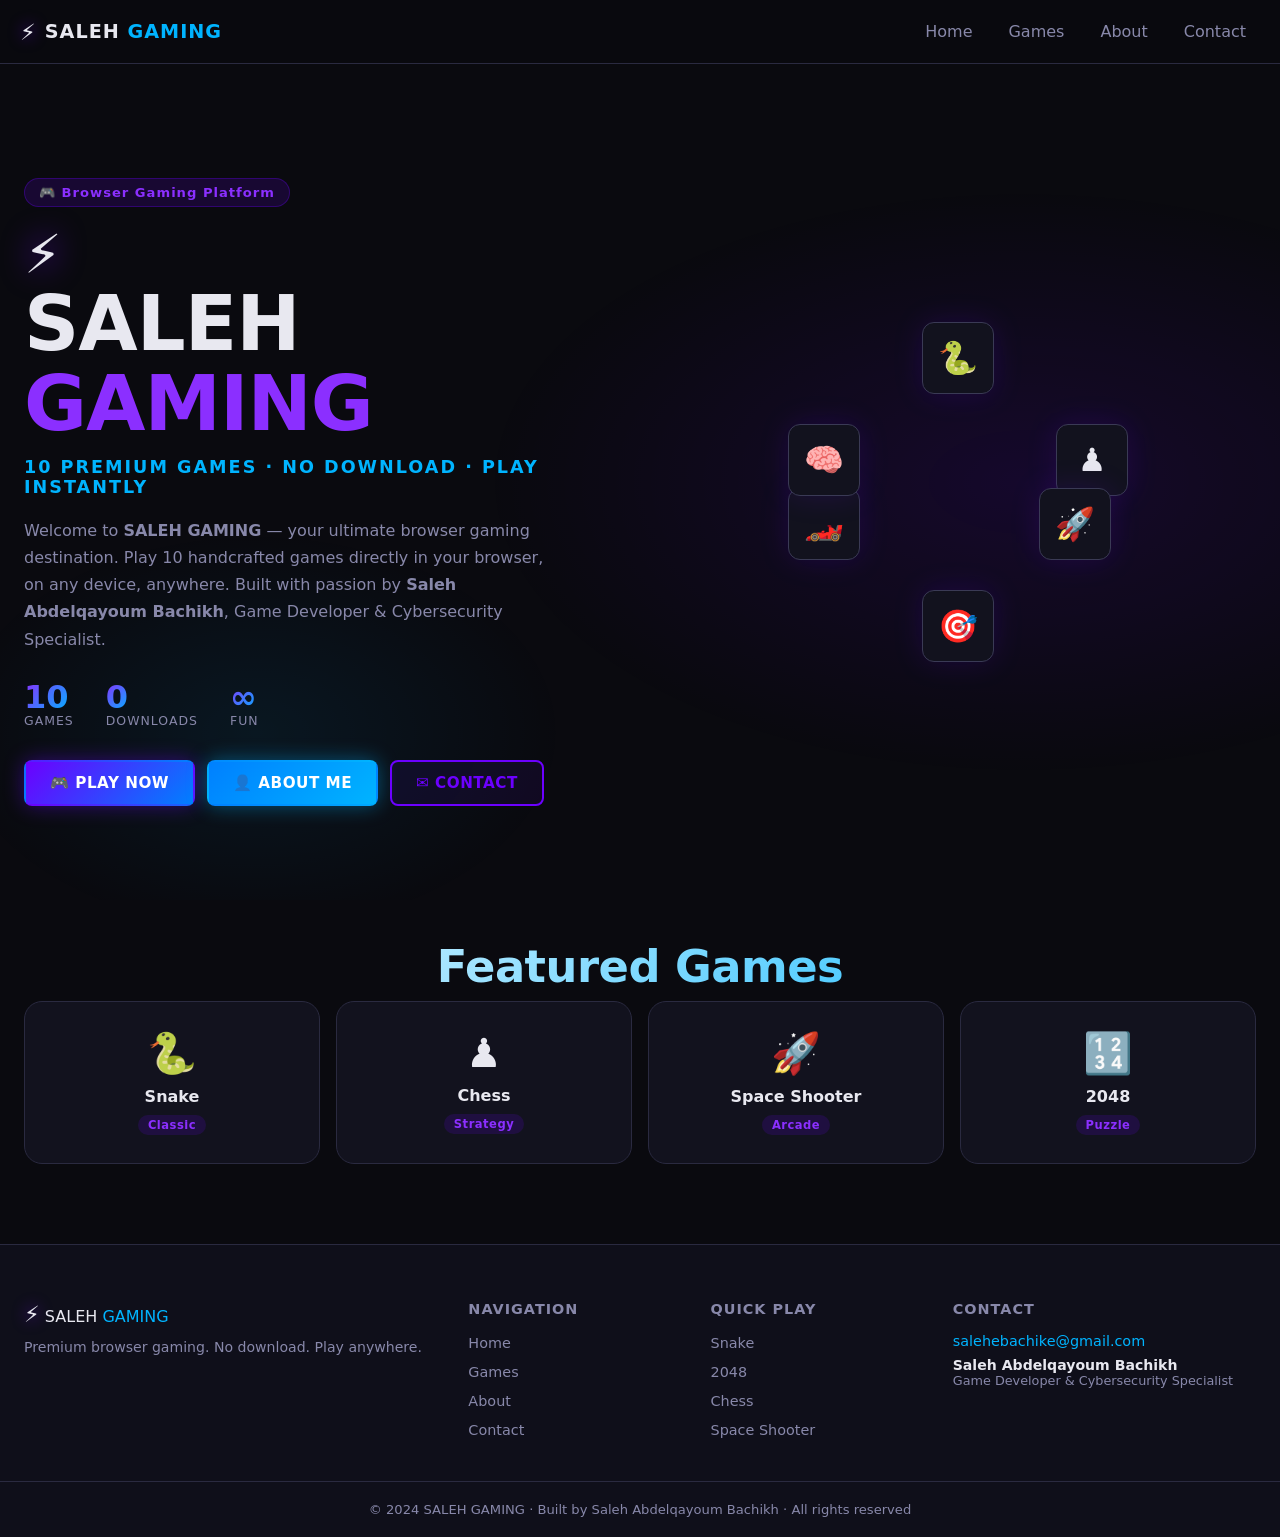
<file: index.html>
<!DOCTYPE html>
<html lang="en">
<head>
  <meta charset="UTF-8" />
  <meta name="viewport" content="width=device-width, initial-scale=1.0" />
  <meta name="description" content="SALEH GAMING — Play 10 browser games instantly. No download needed. Built by Saleh Abdelqayoum Bachikh, Game Developer & Cybersecurity Specialist." />
  <meta name="keywords" content="browser games, online games, saleh gaming, html5 games, snake, 2048, chess, space shooter" />
  <meta name="author" content="Saleh Abdelqayoum Bachikh" />
  <meta property="og:title" content="SALEH GAMING — Browser Gaming Platform" />
  <meta property="og:description" content="Play 10 incredible browser games instantly — no download required. Built by Saleh Abdelqayoum Bachikh." />
  <meta property="og:type" content="website" />
  <meta property="og:image" content="assets/icons/icon-512.png" />
  <meta name="theme-color" content="#6c00ff" />
  <link rel="manifest" href="manifest.json" />
  <link rel="icon" type="image/png" href="assets/icons/favicon.png" />
  <link rel="apple-touch-icon" href="assets/icons/icon-192.png" />
  <title>SALEH GAMING — Browser Gaming Platform</title>
  <link rel="stylesheet" href="style.css" />
</head>
<body>

<!-- ===== NAVBAR ===== -->
<nav class="navbar" id="navbar">
  <div class="nav-container">
    <a href="#home" class="nav-logo" onclick="showSection('home')">
      <span class="logo-icon">⚡</span>
      <span class="logo-text">SALEH <span class="logo-accent">GAMING</span></span>
    </a>
    <button class="hamburger" id="hamburger" aria-label="Menu">
      <span></span><span></span><span></span>
    </button>
    <ul class="nav-links" id="nav-links">
      <li><a href="#home" onclick="showSection('home'); closeMobileMenu()">Home</a></li>
      <li><a href="#games" onclick="showSection('games'); closeMobileMenu()">Games</a></li>
      <li><a href="#about" onclick="showSection('about'); closeMobileMenu()">About</a></li>
      <li><a href="#contact" onclick="showSection('contact'); closeMobileMenu()">Contact</a></li>
    </ul>
    <button class="btn-install" id="installBtn" style="display:none" onclick="installPWA()">📲 Install App</button>
  </div>
</nav>

<!-- ===== HOME SECTION ===== -->
<section class="section" id="home">
  <div class="hero">
    <div class="hero-bg-animation"></div>
    <div class="hero-content">
      <div class="hero-badge">🎮 Browser Gaming Platform</div>
      <h1 class="hero-title">
        <span class="logo-icon-big">⚡</span>
        SALEH <span class="accent">GAMING</span>
      </h1>
      <p class="hero-subtitle">10 Premium Games · No Download · Play Instantly</p>
      <p class="hero-desc">
        Welcome to <strong>SALEH GAMING</strong> — your ultimate browser gaming destination.
        Play 10 handcrafted games directly in your browser, on any device, anywhere.
        Built with passion by <strong>Saleh Abdelqayoum Bachikh</strong>, 
        Game Developer &amp; Cybersecurity Specialist.
      </p>
      <div class="hero-stats">
        <div class="stat"><span class="stat-num">10</span><span class="stat-label">Games</span></div>
        <div class="stat"><span class="stat-num">0</span><span class="stat-label">Downloads</span></div>
        <div class="stat"><span class="stat-num">∞</span><span class="stat-label">Fun</span></div>
      </div>
      <div class="hero-buttons">
        <button class="btn btn-primary" onclick="showSection('games')">🎮 PLAY NOW</button>
        <button class="btn btn-secondary" onclick="showSection('about')">👤 ABOUT ME</button>
        <button class="btn btn-outline" onclick="showSection('contact')">✉️ CONTACT</button>
      </div>
    </div>
    <div class="hero-visual">
      <div class="floating-cards">
        <div class="float-card fc1">🐍</div>
        <div class="float-card fc2">♟️</div>
        <div class="float-card fc3">🚀</div>
        <div class="float-card fc4">🎯</div>
        <div class="float-card fc5">🏎️</div>
        <div class="float-card fc6">🧠</div>
      </div>
    </div>
  </div>
  <!-- Featured Games Preview -->
  <div class="featured-section">
    <h2 class="section-title">Featured Games</h2>
    <div class="featured-grid">
      <div class="featured-card" onclick="launchGame('snake')">
        <div class="fc-icon">🐍</div>
        <h3>Snake</h3>
        <span class="fc-tag">Classic</span>
      </div>
      <div class="featured-card" onclick="launchGame('chess')">
        <div class="fc-icon">♟️</div>
        <h3>Chess</h3>
        <span class="fc-tag">Strategy</span>
      </div>
      <div class="featured-card" onclick="launchGame('space-shooter')">
        <div class="fc-icon">🚀</div>
        <h3>Space Shooter</h3>
        <span class="fc-tag">Arcade</span>
      </div>
      <div class="featured-card" onclick="launchGame('2048')">
        <div class="fc-icon">🔢</div>
        <h3>2048</h3>
        <span class="fc-tag">Puzzle</span>
      </div>
    </div>
  </div>
</section>

<!-- ===== GAMES SECTION ===== -->
<section class="section hidden" id="games">
  <div class="games-header">
    <h2 class="section-title">🎮 Games Library</h2>
    <p class="section-sub">10 handcrafted browser games — no download required</p>
    <div class="games-controls">
      <div class="search-box">
        <span class="search-icon">🔍</span>
        <input type="text" id="searchInput" placeholder="Search games..." oninput="filterGames()" />
      </div>
      <div class="filter-tabs" id="filterTabs">
        <button class="filter-btn active" onclick="setFilter('all', this)">All</button>
        <button class="filter-btn" onclick="setFilter('classic', this)">Classic</button>
        <button class="filter-btn" onclick="setFilter('puzzle', this)">Puzzle</button>
        <button class="filter-btn" onclick="setFilter('arcade', this)">Arcade</button>
        <button class="filter-btn" onclick="setFilter('strategy', this)">Strategy</button>
      </div>
    </div>
  </div>
  <div class="games-grid" id="gamesGrid">
    <!-- Cards injected by JS -->
  </div>
  <p class="no-results hidden" id="noResults">No games found. Try a different search.</p>
</section>

<!-- ===== GAME PLAYER SECTION ===== -->
<section class="section hidden" id="player">
  <div class="player-container">
    <div class="player-header">
      <button class="btn btn-back" onclick="exitGame()">← Back to Games</button>
      <h2 class="player-title" id="playerTitle">Game</h2>
      <div class="player-actions">
        <button class="btn btn-sm" id="restartBtn" onclick="restartCurrentGame()">🔄 Restart</button>
        <button class="btn btn-sm" id="fullscreenBtn" onclick="toggleFullscreen()">⛶ Fullscreen</button>
      </div>
    </div>
    <div class="player-instructions" id="playerInstructions"></div>
    <div class="player-frame" id="playerFrame">
      <!-- game iframe or canvas injected here -->
    </div>
  </div>
</section>

<!-- ===== ABOUT SECTION ===== -->
<section class="section hidden" id="about">
  <div class="about-container">
    <div class="about-hero">
      <div class="about-avatar">
        <div class="avatar-ring">
          <div class="avatar-inner">SB</div>
        </div>
        <div class="avatar-glow"></div>
      </div>
      <div class="about-intro">
        <div class="about-badge">👤 About Me</div>
        <h2 class="about-name">Saleh Abdelqayoum Bachikh</h2>
        <p class="about-role">🎮 Game Developer &amp; 🔐 Cybersecurity Specialist</p>
        <p class="about-desc">
          Hello! I'm <strong>Saleh Abdelqayoum Bachikh</strong>, a passionate game developer 
          and cybersecurity specialist. I created <strong>SALEH GAMING</strong> to bring 
          premium browser gaming experiences to everyone — with zero downloads and zero barriers.
        </p>
        <p class="about-desc">
          This platform features 10 fully handcrafted games built with pure HTML5, CSS3, 
          and JavaScript. Every game runs directly in your browser, on any device — 
          from high-end computers to budget smartphones.
        </p>
        <div class="about-skills">
          <span class="skill-tag">🎮 Game Development</span>
          <span class="skill-tag">🔐 Cybersecurity</span>
          <span class="skill-tag">💻 JavaScript</span>
          <span class="skill-tag">🎨 UI/UX Design</span>
          <span class="skill-tag">📱 Mobile Dev</span>
          <span class="skill-tag">⚙️ HTML5 Canvas</span>
        </div>
        <div class="about-buttons">
          <button class="btn btn-primary" onclick="showSection('games')">🎮 Play My Games</button>
          <button class="btn btn-outline" onclick="showSection('contact')">✉️ Get In Touch</button>
        </div>
      </div>
    </div>
    <div class="about-cards">
      <div class="about-card">
        <div class="ac-icon">🎮</div>
        <h3>Game Development</h3>
        <p>Expert in creating browser-based games using HTML5 Canvas, JavaScript, and modern web APIs.</p>
      </div>
      <div class="about-card">
        <div class="ac-icon">🔐</div>
        <h3>Cybersecurity</h3>
        <p>Specialist in web security, ethical hacking, and building secure digital experiences.</p>
      </div>
      <div class="about-card">
        <div class="ac-icon">📱</div>
        <h3>Cross-Platform</h3>
        <p>All games optimized for mobile, tablet, and desktop — Android, iOS, and all modern browsers.</p>
      </div>
      <div class="about-card">
        <div class="ac-icon">⚡</div>
        <h3>Performance</h3>
        <p>Lightweight, fast-loading games optimized for low-end devices and slow connections.</p>
      </div>
    </div>
  </div>
</section>

<!-- ===== CONTACT SECTION ===== -->
<section class="section hidden" id="contact">
  <div class="contact-container">
    <div class="contact-header">
      <div class="about-badge">✉️ Contact</div>
      <h2 class="section-title">Get In Touch</h2>
      <p class="section-sub">Have a question or want to collaborate? Reach out!</p>
    </div>
    <div class="contact-grid">
      <div class="contact-info">
        <h3>Contact Information</h3>
        <div class="contact-item">
          <span class="ci-icon">📧</span>
          <div>
            <strong>Email</strong>
            <a href="mailto:salehebachike@gmail.com" class="ci-link">salehebachike@gmail.com</a>
          </div>
        </div>
        <div class="contact-item">
          <span class="ci-icon">🎮</span>
          <div>
            <strong>Platform</strong>
            <span class="ci-text">SALEH GAMING</span>
          </div>
        </div>
        <div class="contact-item">
          <span class="ci-icon">👤</span>
          <div>
            <strong>Name</strong>
            <span class="ci-text">Saleh Abdelqayoum Bachikh</span>
          </div>
        </div>
        <div class="contact-item">
          <span class="ci-icon">💼</span>
          <div>
            <strong>Role</strong>
            <span class="ci-text">Game Developer &amp; Cybersecurity Specialist</span>
          </div>
        </div>
        <a href="mailto:salehebachike@gmail.com" class="btn btn-primary contact-email-btn">
          📧 Send Direct Email
        </a>
      </div>
      <div class="contact-form-wrap">
        <form class="contact-form" id="contactForm" onsubmit="handleContact(event)" netlify>
          <div class="form-group">
            <label for="cName">Your Name *</label>
            <input type="text" id="cName" name="name" placeholder="John Doe" required minlength="2" maxlength="60" />
          </div>
          <div class="form-group">
            <label for="cEmail">Your Email *</label>
            <input type="email" id="cEmail" name="email" placeholder="john@example.com" required />
          </div>
          <div class="form-group">
            <label for="cSubject">Subject *</label>
            <input type="text" id="cSubject" name="subject" placeholder="Game feedback, collaboration..." required minlength="3" maxlength="100" />
          </div>
          <div class="form-group">
            <label for="cMessage">Message *</label>
            <textarea id="cMessage" name="message" rows="5" placeholder="Write your message here..." required minlength="10" maxlength="2000"></textarea>
          </div>
          <button type="submit" class="btn btn-primary btn-full">📤 Send Message</button>
          <p class="form-note">
            ⚠️ This form uses <strong>Netlify Forms</strong>. It will work after deployment to Netlify. 
            Alternatively, <a href="mailto:salehebachike@gmail.com">email directly</a>.
          </p>
        </form>
        <div class="form-success hidden" id="formSuccess">
          <div class="success-icon">✅</div>
          <h3>Message Sent!</h3>
          <p>Thank you for reaching out. I'll get back to you soon!</p>
          <button class="btn btn-outline" onclick="resetContactForm()">Send Another</button>
        </div>
      </div>
    </div>
  </div>
</section>

<!-- ===== FOOTER ===== -->
<footer class="footer">
  <div class="footer-container">
    <div class="footer-brand">
      <span class="logo-icon">⚡</span>
      <span class="logo-text">SALEH <span class="logo-accent">GAMING</span></span>
      <p>Premium browser gaming. No download. Play anywhere.</p>
    </div>
    <div class="footer-links">
      <h4>Navigation</h4>
      <ul>
        <li><a href="#" onclick="showSection('home')">Home</a></li>
        <li><a href="#" onclick="showSection('games')">Games</a></li>
        <li><a href="#" onclick="showSection('about')">About</a></li>
        <li><a href="#" onclick="showSection('contact')">Contact</a></li>
      </ul>
    </div>
    <div class="footer-games">
      <h4>Quick Play</h4>
      <ul>
        <li><a href="#" onclick="launchGame('snake')">Snake</a></li>
        <li><a href="#" onclick="launchGame('2048')">2048</a></li>
        <li><a href="#" onclick="launchGame('chess')">Chess</a></li>
        <li><a href="#" onclick="launchGame('space-shooter')">Space Shooter</a></li>
      </ul>
    </div>
    <div class="footer-contact">
      <h4>Contact</h4>
      <a href="mailto:salehebachike@gmail.com" class="footer-email">salehebachike@gmail.com</a>
      <p class="footer-owner">Saleh Abdelqayoum Bachikh</p>
      <p class="footer-role">Game Developer &amp; Cybersecurity Specialist</p>
    </div>
  </div>
  <div class="footer-bottom">
    <p>© 2024 SALEH GAMING · Built by Saleh Abdelqayoum Bachikh · All rights reserved</p>
  </div>
</footer>

<!-- Toast notification -->
<div class="toast" id="toast"></div>

<script src="script.js"></script>
</body>
</html>
</file>
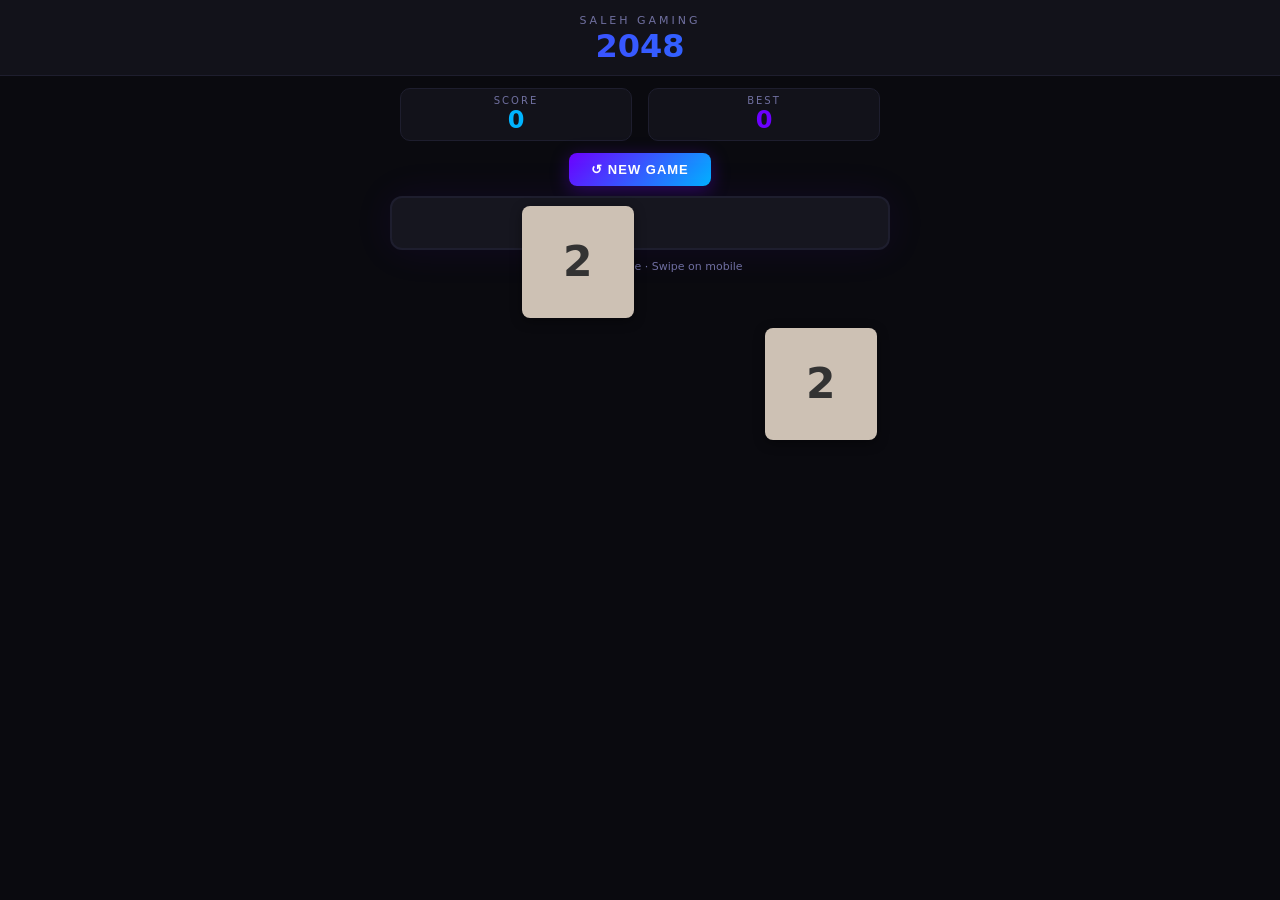
<file: 2048.html>
<!DOCTYPE html>
<html lang="en">
<head>
<meta charset="UTF-8">
<meta name="viewport" content="width=device-width, initial-scale=1.0, user-scalable=no">
<title>2048 – SALEH GAMING</title>
<style>
  *, *::before, *::after { box-sizing: border-box; margin: 0; padding: 0; }

  :root {
    --bg:      #0a0a0f;
    --surface: #12121a;
    --border:  #1e1e2e;
    --text:    #e8e8f0;
    --muted:   #7070a0;
    --purple:  #6c00ff;
    --blue:    #00b4ff;
    --grid-bg: #16161f;
    --cell-bg: #1e1e2e;

    /* Tile colours */
    --t2:    #cdc1b4; --t2-fg:    #333;
    --t4:    #ede0c8; --t4-fg:    #333;
    --t8:    #f2a262; --t8-fg:    #fff;
    --t16:   #e8724a; --t16-fg:   #fff;
    --t32:   #e85d9c; --t32-fg:   #fff;
    --t64:   #d9440e; --t64-fg:   #fff;
    --t128:  #edcf72; --t128-fg:  #fff;
    --t256:  #edcc61; --t256-fg:  #fff;
    --t512:  #00c875; --t512-fg:  #fff;
    --t1024: #00a89a; --t1024-fg: #fff;
    --t2048: #8000ff; --t2048-fg: #fff;
    --tmax:  #0a0a0f; --tmax-fg:  #fff;
  }

  html, body {
    width: 100%; height: 100%;
    background: var(--bg);
    color: var(--text);
    font-family: 'Segoe UI', system-ui, sans-serif;
    display: flex;
    flex-direction: column;
    align-items: center;
    overflow-x: hidden;
    overflow-y: auto;
  }

  /* ── Header ── */
  header {
    width: 100%;
    padding: 14px 20px 10px;
    text-align: center;
    border-bottom: 1px solid var(--border);
    background: var(--surface);
    flex-shrink: 0;
  }
  .brand { font-size: 11px; letter-spacing: 3px; text-transform: uppercase; color: var(--muted); }
  header h1 {
    font-size: 32px;
    font-weight: 900;
    background: linear-gradient(90deg, var(--purple), var(--blue));
    -webkit-background-clip: text;
    -webkit-text-fill-color: transparent;
    background-clip: text;
  }

  /* ── Score bar ── */
  #top-bar {
    display: flex;
    align-items: center;
    justify-content: center;
    gap: 16px;
    padding: 12px 20px;
    flex-wrap: wrap;
    flex-shrink: 0;
    width: 100%;
    max-width: 520px;
  }
  .score-box {
    background: var(--surface);
    border: 1px solid var(--border);
    border-radius: 10px;
    padding: 6px 20px;
    text-align: center;
    flex: 1;
    min-width: 90px;
  }
  .score-box .label { font-size: 10px; letter-spacing: 2px; color: var(--muted); text-transform: uppercase; }
  .score-box .value { font-size: 24px; font-weight: 800; color: var(--blue); }
  #score-box .value  { color: var(--blue); }
  #best-box  .value  { color: var(--purple); }

  /* ── Buttons ── */
  .btn {
    cursor: pointer; border: none; border-radius: 8px;
    font-size: 13px; font-weight: 700; letter-spacing: 1px;
    padding: 9px 22px; transition: transform .1s, box-shadow .15s;
    text-transform: uppercase;
  }
  .btn:active { transform: scale(.95); }
  .btn-primary {
    background: linear-gradient(135deg, var(--purple), var(--blue));
    color: #fff;
    box-shadow: 0 4px 18px rgba(108,0,255,.35);
  }
  .btn-primary:hover { box-shadow: 0 6px 26px rgba(108,0,255,.55); }
  .btn-secondary {
    background: var(--surface);
    border: 1px solid var(--border);
    color: var(--text);
  }
  .btn-secondary:hover { background: var(--border); }

  #ctrl-row {
    display: flex; gap: 10px; margin-bottom: 10px; flex-shrink: 0;
  }

  /* ── Grid container ── */
  #game-area {
    position: relative;
    flex-shrink: 0;
    margin-bottom: 10px;
  }
  #grid-bg {
    background: var(--grid-bg);
    border: 2px solid var(--border);
    border-radius: 12px;
    padding: 10px;
    box-shadow: 0 0 40px rgba(108,0,255,0.08);
    display: grid;
    grid-template-columns: repeat(4, 1fr);
    gap: 10px;
  }
  .cell-empty {
    background: var(--cell-bg);
    border-radius: 8px;
  }

  /* ── Tile layer (absolute positioned) ── */
  #tile-layer {
    position: absolute;
    top: 0; left: 0;
    pointer-events: none;
  }
  .tile {
    position: absolute;
    display: flex;
    align-items: center;
    justify-content: center;
    border-radius: 8px;
    font-weight: 900;
    transition: transform 0.12s ease, left 0.12s ease, top 0.12s ease;
    user-select: none;
    box-shadow: 0 3px 12px rgba(0,0,0,0.4);
    line-height: 1;
    text-align: center;
    will-change: transform, left, top;
  }
  /* appear animation */
  @keyframes tileAppear {
    from { transform: scale(0.3); opacity: 0; }
    to   { transform: scale(1);   opacity: 1; }
  }
  .tile-new { animation: tileAppear 0.18s ease-out forwards; }

  /* merge pop animation */
  @keyframes tilePop {
    0%   { transform: scale(1); }
    40%  { transform: scale(1.22); }
    100% { transform: scale(1); }
  }
  .tile-merge { animation: tilePop 0.18s ease-out forwards; }

  /* ── Overlay (win / game over) ── */
  #overlay {
    display: none;
    position: absolute;
    inset: 0;
    background: rgba(8,8,16,0.88);
    backdrop-filter: blur(6px);
    border-radius: 10px;
    flex-direction: column;
    align-items: center;
    justify-content: center;
    gap: 16px;
    z-index: 10;
  }
  #overlay h2 { font-size: 34px; font-weight: 900; letter-spacing: 2px; }
  #overlay p  { color: var(--muted); font-size: 14px; }
  #ov-row { display: flex; gap: 12px; }

  /* ── Instructions ── */
  #instructions {
    font-size: 11px; color: var(--muted);
    text-align: center; padding: 0 16px 14px;
    flex-shrink: 0;
  }
</style>
</head>
<body>

<header>
  <div class="brand">SALEH GAMING</div>
  <h1>2048</h1>
</header>

<div id="top-bar">
  <div class="score-box" id="score-box">
    <div class="label">Score</div>
    <div class="value" id="score-val">0</div>
  </div>
  <div class="score-box" id="best-box">
    <div class="label">Best</div>
    <div class="value" id="best-val">0</div>
  </div>
</div>

<div id="ctrl-row">
  <button class="btn btn-primary"   id="new-btn">↺ New Game</button>
</div>

<div id="game-area">
  <!-- Empty cell placeholders -->
  <div id="grid-bg"></div>
  <!-- Actual animated tiles -->
  <div id="tile-layer"></div>
  <!-- Win / Game Over overlay -->
  <div id="overlay">
    <h2 id="ov-title">YOU WIN!</h2>
    <p  id="ov-msg">You reached 2048!</p>
    <div id="ov-row">
      <button class="btn btn-primary"   id="ov-continue">▶ Continue</button>
      <button class="btn btn-secondary" id="ov-new">↺ New Game</button>
    </div>
  </div>
</div>

<div id="instructions">
  Arrow keys to slide · Swipe on mobile
</div>

<script>
'use strict';

/* ═══════════════════════════════════════════════════
   CONSTANTS
═══════════════════════════════════════════════════ */
const GRID_SIZE  = 4;
const TILE_COLORS = {
  2:    { bg: '#cdc1b4', fg: '#333' },
  4:    { bg: '#ede0c8', fg: '#333' },
  8:    { bg: '#f2a262', fg: '#fff' },
  16:   { bg: '#e8724a', fg: '#fff' },
  32:   { bg: '#e85d9c', fg: '#fff' },
  64:   { bg: '#d9440e', fg: '#fff' },
  128:  { bg: '#edcf72', fg: '#fff', shadow: '0 0 14px rgba(237,207,114,0.5)' },
  256:  { bg: '#edcc61', fg: '#fff', shadow: '0 0 14px rgba(237,204,97,0.5)' },
  512:  { bg: '#00c875', fg: '#fff', shadow: '0 0 14px rgba(0,200,117,0.5)' },
  1024: { bg: '#00a89a', fg: '#fff', shadow: '0 0 18px rgba(0,168,154,0.6)' },
  2048: { bg: '#8000ff', fg: '#fff', shadow: '0 0 22px rgba(128,0,255,0.7)' },
};
function getTileColor(v) {
  return TILE_COLORS[v] || { bg: '#0a0a0f', fg: '#fff', shadow: '0 0 22px rgba(0,180,255,0.6)' };
}
function getTileFontSize(v, cellPx) {
  const digits = String(v).length;
  const base   = cellPx * 0.38;
  if (digits <= 2) return base;
  if (digits === 3) return base * 0.78;
  if (digits === 4) return base * 0.62;
  return base * 0.52;
}

/* ═══════════════════════════════════════════════════
   LAYOUT — measure cell size after render
═══════════════════════════════════════════════════ */
const GAP     = 10;  // px gap between cells (must match CSS)
const PADDING = 10;  // px grid padding

let CELL_PX = 80;    // will be measured

function measureCell() {
  const empties = document.querySelectorAll('.cell-empty');
  if (empties.length) {
    const r = empties[0].getBoundingClientRect();
    CELL_PX = r.width;
  }
}

function cellPos(row, col) {
  return {
    left: PADDING + col * (CELL_PX + GAP),
    top:  PADDING + row * (CELL_PX + GAP),
  };
}

/* ═══════════════════════════════════════════════════
   STATE
═══════════════════════════════════════════════════ */
let grid;      // 4x4 array of { value, id } or null
let score, bestScore;
let nextId     = 1;
let wonAlready = false;  // whether win was already shown this game

bestScore = parseInt(localStorage.getItem('2048_best') || '0', 10);
document.getElementById('best-val').textContent = bestScore;

/* ═══════════════════════════════════════════════════
   DOM SETUP
═══════════════════════════════════════════════════ */
const gridBg    = document.getElementById('grid-bg');
const tileLayer = document.getElementById('tile-layer');
const overlay   = document.getElementById('overlay');
const ovTitle   = document.getElementById('ov-title');
const ovMsg     = document.getElementById('ov-msg');

// Build 16 empty cell placeholders
function buildGridBg() {
  gridBg.innerHTML = '';
  for (let i = 0; i < GRID_SIZE * GRID_SIZE; i++) {
    const d = document.createElement('div');
    d.className = 'cell-empty';
    gridBg.appendChild(d);
  }
}

// Make game-area and tile-layer match grid-bg size
function syncLayerSize() {
  const r = gridBg.getBoundingClientRect();
  tileLayer.style.width  = r.width  + 'px';
  tileLayer.style.height = r.height + 'px';
}

/* ═══════════════════════════════════════════════════
   TILE DOM — keyed by id
═══════════════════════════════════════════════════ */
const tileEls = {};  // id -> <div>

function createTileEl(tile, row, col, animate) {
  const d   = document.createElement('div');
  d.className = 'tile' + (animate ? ' tile-new' : '');
  d.dataset.id = tile.id;
  styleAndPositionTile(d, tile.value, row, col, false);
  tileLayer.appendChild(d);
  tileEls[tile.id] = d;
  return d;
}

function styleAndPositionTile(el, value, row, col, isMove) {
  const { left, top } = cellPos(row, col);
  const color = getTileColor(value);
  el.style.left    = left + 'px';
  el.style.top     = top  + 'px';
  el.style.width   = CELL_PX + 'px';
  el.style.height  = CELL_PX + 'px';
  el.style.background  = color.bg;
  el.style.color       = color.fg;
  el.style.fontSize    = getTileFontSize(value, CELL_PX) + 'px';
  el.style.boxShadow   = color.shadow || '0 3px 12px rgba(0,0,0,0.4)';
  el.textContent = value;
}

function removeTileEl(id) {
  if (tileEls[id]) {
    tileEls[id].remove();
    delete tileEls[id];
  }
}

function clearTiles() {
  tileLayer.innerHTML = '';
  Object.keys(tileEls).forEach(k => delete tileEls[k]);
}

/* ═══════════════════════════════════════════════════
   GRID LOGIC
═══════════════════════════════════════════════════ */
function newGrid() {
  return Array.from({ length: GRID_SIZE }, () => Array(GRID_SIZE).fill(null));
}

function addRandomTile(g) {
  const empties = [];
  for (let r = 0; r < GRID_SIZE; r++)
    for (let c = 0; c < GRID_SIZE; c++)
      if (!g[r][c]) empties.push({ r, c });
  if (!empties.length) return false;
  const { r, c } = empties[Math.floor(Math.random() * empties.length)];
  const value = Math.random() < 0.9 ? 2 : 4;
  g[r][c] = { value, id: nextId++ };
  return { r, c, tile: g[r][c] };
}

/* Slide one row/column (left direction).
   Returns { newLine, merged: [{id, score}], moved }
   'line' is an array of tiles (left-to-right or top-to-bottom)         */
function slideLine(line) {
  const vals    = line.filter(Boolean);        // remove nulls
  const result  = [];
  let   mergedIds = [];
  let   scoreGain = 0;
  let   i = 0;

  while (i < vals.length) {
    if (i + 1 < vals.length && vals[i].value === vals[i + 1].value) {
      const newVal = vals[i].value * 2;
      scoreGain += newVal;
      const merged = { value: newVal, id: nextId++ };
      mergedIds.push({ removed: vals[i + 1].id, kept: vals[i].id, newTile: merged });
      result.push(merged);
      i += 2;
    } else {
      result.push(vals[i]);
      i++;
    }
  }
  // pad with nulls
  while (result.length < GRID_SIZE) result.push(null);
  const moved = JSON.stringify(line.map(t => t && t.id)) !== JSON.stringify(result.map(t => t && t.id));
  return { newLine: result, mergedIds, scoreGain, moved };
}

/* Apply a move in a given direction.
   direction: 'left'|'right'|'up'|'down'
   Returns { moved, scoreGain, mergeInfo, positions }
   'positions' maps tile.id -> {r,c} after slide (before adding new tile) */
function applyMove(g, direction) {
  let totalScore = 0;
  let anyMoved   = false;
  const allMerges = [];
  const positions = {};  // id -> {r, c}

  // Helper: process all rows/cols
  function processRow(row, colIndices, rowIdx) {
    const line = colIndices.map(c => g[rowIdx][c]);
    const { newLine, mergedIds, scoreGain, moved } = slideLine(line);
    if (moved) anyMoved = true;
    totalScore += scoreGain;
    allMerges.push(...mergedIds);
    colIndices.forEach((c, i) => {
      g[rowIdx][c] = newLine[i];
      if (newLine[i]) positions[newLine[i].id] = { r: rowIdx, c };
    });
  }
  function processCol(col, rowIndices, colIdx) {
    const line = rowIndices.map(r => g[r][colIdx]);
    const { newLine, mergedIds, scoreGain, moved } = slideLine(line);
    if (moved) anyMoved = true;
    totalScore += scoreGain;
    allMerges.push(...mergedIds);
    rowIndices.forEach((r, i) => {
      g[r][colIdx] = newLine[i];
      if (newLine[i]) positions[newLine[i].id] = { r, c: colIdx };
    });
  }

  const fwd = [0,1,2,3];
  const rev = [3,2,1,0];

  if (direction === 'left')  fwd.forEach(r => processRow(r, fwd, r));
  if (direction === 'right') fwd.forEach(r => processRow(r, rev, r));
  if (direction === 'up')    fwd.forEach(c => processCol(c, fwd, c));
  if (direction === 'down')  fwd.forEach(c => processCol(c, rev, c));

  return { moved: anyMoved, scoreGain: totalScore, allMerges, positions };
}

function hasValidMoves(g) {
  for (let r = 0; r < GRID_SIZE; r++)
    for (let c = 0; c < GRID_SIZE; c++) {
      if (!g[r][c]) return true;
      const v = g[r][c].value;
      if (c + 1 < GRID_SIZE && g[r][c+1] && g[r][c+1].value === v) return true;
      if (r + 1 < GRID_SIZE && g[r+1][c] && g[r+1][c].value === v) return true;
    }
  return false;
}

function has2048(g) {
  for (let r = 0; r < GRID_SIZE; r++)
    for (let c = 0; c < GRID_SIZE; c++)
      if (g[r][c] && g[r][c].value === 2048) return true;
  return false;
}

/* ═══════════════════════════════════════════════════
   RENDER
═══════════════════════════════════════════════════ */
/* Full re-render from scratch (used on new game) */
function renderAll() {
  clearTiles();
  for (let r = 0; r < GRID_SIZE; r++)
    for (let c = 0; c < GRID_SIZE; c++)
      if (grid[r][c]) createTileEl(grid[r][c], r, c, false);
}

/* Animated render after a move */
function renderMove(positions, allMerges, newTileInfo) {
  // 1. Move surviving tiles to new positions
  Object.entries(positions).forEach(([id, {r, c}]) => {
    const el = tileEls[id];
    if (el) {
      const { left, top } = cellPos(r, c);
      el.style.left = left + 'px';
      el.style.top  = top  + 'px';
    }
  });

  // 2. Handle merges after a brief delay (so slide animation plays first)
  if (allMerges.length) {
    setTimeout(() => {
      allMerges.forEach(({ removed, kept, newTile }) => {
        // Replace 'kept' tile el with merged tile
        removeTileEl(removed);
        removeTileEl(kept);
        // Find where the merged tile ended up
        let pos = null;
        for (let r = 0; r < GRID_SIZE; r++)
          for (let c = 0; c < GRID_SIZE; c++)
            if (grid[r][c] && grid[r][c].id === newTile.id) pos = {r,c};
        if (pos) {
          const el = createTileEl(newTile, pos.r, pos.c, false);
          el.classList.add('tile-merge');
        }
      });
    }, 100);
  }

  // 3. New spawned tile appears after slide
  if (newTileInfo) {
    setTimeout(() => {
      const el = createTileEl(newTileInfo.tile, newTileInfo.r, newTileInfo.c, true);
    }, 150);
  }
}

/* ═══════════════════════════════════════════════════
   SCORE UI
═══════════════════════════════════════════════════ */
function updateScore(gain) {
  score += gain;
  if (score > bestScore) {
    bestScore = score;
    localStorage.setItem('2048_best', bestScore);
  }
  document.getElementById('score-val').textContent = score;
  document.getElementById('best-val').textContent  = bestScore;
}

/* ═══════════════════════════════════════════════════
   GAME FLOW
═══════════════════════════════════════════════════ */
function newGame() {
  score       = 0;
  wonAlready  = false;
  grid        = newGrid();
  updateScore(0);
  hideOverlay();
  buildGridBg();

  // Wait for layout then measure & render
  requestAnimationFrame(() => {
    measureCell();
    syncLayerSize();
    addRandomTile(grid);
    addRandomTile(grid);
    renderAll();
  });
}

function move(direction) {
  // Deep-clone grid for processing
  const g = grid.map(row => row.map(cell => cell ? { ...cell } : null));
  const { moved, scoreGain, allMerges, positions } = applyMove(g, direction);
  if (!moved) return;

  // Commit the new grid (with merged tiles already updated)
  grid = g;
  updateScore(scoreGain);

  // Add a new random tile
  const newTileInfo = addRandomTile(grid);

  // Animate
  renderMove(positions, allMerges, newTileInfo || null);

  // Win check
  if (!wonAlready && has2048(grid)) {
    wonAlready = true;
    setTimeout(() => showOverlay('YOU WIN! 🎉', 'You reached 2048!', '#8000ff', true), 300);
  }
  // Game over check
  else if (!hasValidMoves(grid)) {
    setTimeout(() => showOverlay('GAME OVER', 'No valid moves left.', '#ff4444', false), 300);
  }
}

/* ═══════════════════════════════════════════════════
   OVERLAY
═══════════════════════════════════════════════════ */
function showOverlay(title, msg, color, allowContinue) {
  ovTitle.textContent = title;
  ovTitle.style.color = color;
  ovMsg.textContent   = msg;
  document.getElementById('ov-continue').style.display = allowContinue ? '' : 'none';
  overlay.style.display = 'flex';
}
function hideOverlay() { overlay.style.display = 'none'; }

document.getElementById('ov-continue').addEventListener('click', hideOverlay);
document.getElementById('ov-new').addEventListener('click', newGame);
document.getElementById('new-btn').addEventListener('click', newGame);

/* ═══════════════════════════════════════════════════
   INPUT — KEYBOARD
═══════════════════════════════════════════════════ */
document.addEventListener('keydown', e => {
  switch (e.key) {
    case 'ArrowLeft':  move('left');  e.preventDefault(); break;
    case 'ArrowRight': move('right'); e.preventDefault(); break;
    case 'ArrowUp':    move('up');    e.preventDefault(); break;
    case 'ArrowDown':  move('down');  e.preventDefault(); break;
  }
});

/* ═══════════════════════════════════════════════════
   INPUT — TOUCH SWIPE
═══════════════════════════════════════════════════ */
let tsX = null, tsY = null;
document.addEventListener('touchstart', e => {
  tsX = e.touches[0].clientX;
  tsY = e.touches[0].clientY;
}, { passive: true });

document.addEventListener('touchend', e => {
  if (tsX === null) return;
  const dx = e.changedTouches[0].clientX - tsX;
  const dy = e.changedTouches[0].clientY - tsY;
  const minSwipe = 30;
  tsX = null;
  if (Math.abs(dx) < minSwipe && Math.abs(dy) < minSwipe) return;
  if (Math.abs(dx) > Math.abs(dy)) {
    move(dx > 0 ? 'right' : 'left');
  } else {
    move(dy > 0 ? 'down' : 'up');
  }
}, { passive: true });

/* ═══════════════════════════════════════════════════
   RESPONSIVE: recalculate on resize
═══════════════════════════════════════════════════ */
window.addEventListener('resize', () => {
  requestAnimationFrame(() => {
    measureCell();
    syncLayerSize();
    renderAll();
  });
});

/* ═══════════════════════════════════════════════════
   BOOT
═══════════════════════════════════════════════════ */
// Make the grid responsive — set cell size via gridBg width
function setGridWidth() {
  const avail = Math.min(window.innerWidth - 24, 500);
  gridBg.style.width = avail + 'px';
  // cell-empty height = match width automatically
  document.querySelectorAll('.cell-empty').forEach(el => {
    const w = el.getBoundingClientRect().width;
    if (w) el.style.height = w + 'px';
  });
}

// Build grid background, set responsive width, start game
buildGridBg();
setGridWidth();
requestAnimationFrame(() => {
  document.querySelectorAll('.cell-empty').forEach(el => {
    const w = el.getBoundingClientRect().width;
    if (w) el.style.height = w + 'px';
  });
  setGridWidth();
  newGame();
});
</script>
</body>
</html>
</file>
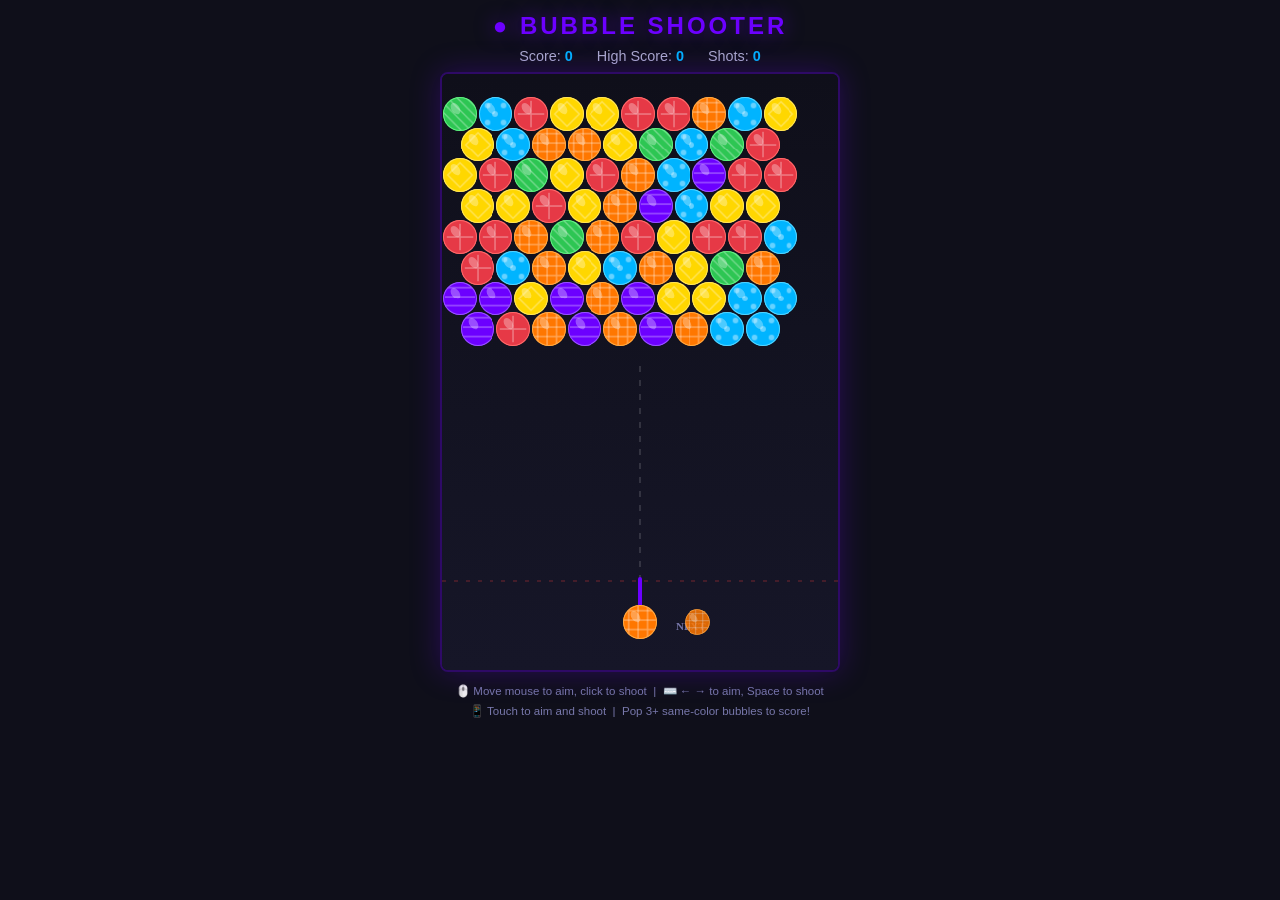
<file: bubble.html>
<!DOCTYPE html>
<html lang="en">
<head>
<meta charset="UTF-8">
<meta name="viewport" content="width=device-width, initial-scale=1.0, user-scalable=no">
<title>Bubble Shooter</title>
<style>
  *, *::before, *::after { box-sizing: border-box; margin: 0; padding: 0; }

  body {
    background: #0f0f1a;
    color: #e8e8f0;
    font-family: 'Segoe UI', sans-serif;
    min-height: 100vh;
    display: flex;
    flex-direction: column;
    align-items: center;
    justify-content: flex-start;
    padding: 12px;
    overflow: hidden;
  }

  h1 {
    font-size: 1.5rem;
    color: #6c00ff;
    text-shadow: 0 0 20px #6c00ff88;
    letter-spacing: 3px;
    text-transform: uppercase;
    margin-bottom: 8px;
  }

  #hud {
    display: flex;
    gap: 24px;
    margin-bottom: 8px;
    font-size: 0.9rem;
    color: #aaaacc;
  }
  #hud span b { color: #00b4ff; }

  #game-wrap {
    position: relative;
    display: inline-block;
  }

  canvas {
    display: block;
    border: 2px solid #6c00ff55;
    border-radius: 8px;
    box-shadow: 0 0 30px #6c00ff44;
    touch-action: none;
    cursor: crosshair;
    image-rendering: pixelated;
  }

  #instructions {
    margin-top: 10px;
    font-size: 0.72rem;
    color: #7777aa;
    text-align: center;
    line-height: 1.7;
  }
</style>
</head>
<body>
<h1>● Bubble Shooter</h1>
<div id="hud">
  <span>Score: <b id="hud-score">0</b></span>
  <span>High Score: <b id="hud-hi">0</b></span>
  <span>Shots: <b id="hud-shots">0</b></span>
</div>
<div id="game-wrap">
  <canvas id="c" width="400" height="600"></canvas>
</div>
<div id="instructions">
  🖱️ Move mouse to aim, click to shoot &nbsp;|&nbsp; ⌨️ ← → to aim, Space to shoot<br>
  📱 Touch to aim and shoot &nbsp;|&nbsp; Pop 3+ same-color bubbles to score!
</div>

<script>
'use strict';

// ═══════════════════════════════════════════════
//  CANVAS SETUP & SCALING
// ═══════════════════════════════════════════════
const canvas = document.getElementById('c');
const ctx    = canvas.getContext('2d');
const W = 400, H = 600;

// Scale canvas to fit screen while preserving aspect ratio
function scaleCanvas() {
  const maxW = Math.min(window.innerWidth - 24, 480);
  const maxH = window.innerHeight - 180;
  const scale = Math.min(maxW / W, maxH / H, 1);
  canvas.style.width  = (W * scale) + 'px';
  canvas.style.height = (H * scale) + 'px';
}
scaleCanvas();
window.addEventListener('resize', scaleCanvas);

function canvasPoint(clientX, clientY) {
  const rect = canvas.getBoundingClientRect();
  const sx = W / rect.width, sy = H / rect.height;
  return { x: (clientX - rect.left) * sx, y: (clientY - rect.top)  * sy };
}

// ═══════════════════════════════════════════════
//  CONSTANTS
// ═══════════════════════════════════════════════
const COLS = 10;
const ROWS = 8;       // initial filled rows
const R    = 18;      // bubble radius
const DIA  = R * 2;
const ROW_H = Math.round(R * Math.sqrt(3)); // hex vertical spacing ≈ 31px
const GRID_TOP = 40;  // px from top of canvas
const SHOOTER_X = W / 2;
const SHOOTER_Y = H - 48;
const BULLET_SPEED = 10;
const DESCENT_EVERY = 10; // shots before grid descends

// 6 color-blind-friendly colors + fill patterns
const COLORS = [
  { id:0, name:'Red',    fill:'#e63946', stroke:'#ff6b6b', pattern:'cross'   },
  { id:1, name:'Blue',   fill:'#00b4ff', stroke:'#55d4ff', pattern:'dots'    },
  { id:2, name:'Green',  fill:'#2dc653', stroke:'#60f080', pattern:'stripes' },
  { id:3, name:'Yellow', fill:'#ffd700', stroke:'#ffe55c', pattern:'diamond' },
  { id:4, name:'Purple', fill:'#6c00ff', stroke:'#9955ff', pattern:'lines'   },
  { id:5, name:'Orange', fill:'#ff7700', stroke:'#ffaa44', pattern:'grid'    },
];

// ═══════════════════════════════════════════════
//  GAME STATE
// ═══════════════════════════════════════════════
let grid;        // 2D array [row][col] = colorId or null
let gridOffset;  // extra px rows shifted down
let bullet;      // {x, y, vx, vy, color} or null
let nextColor;
let shooterAngle;// radians from vertical
let score, hiScore, shots;
let particles;
let gameState;   // 'playing' | 'win' | 'lose'
let frameId;
let keyLeft=false, keyRight=false;
let patternCache = {}; // offscreen pattern canvases

// High score
hiScore = parseInt(localStorage.getItem('bubbleHi')||'0');

// ═══════════════════════════════════════════════
//  PATTERN DRAWING (for color-blind differentiation)
// ═══════════════════════════════════════════════
function makePattern(colorObj) {
  const key = colorObj.id;
  if(patternCache[key]) return patternCache[key];
  const pc = document.createElement('canvas');
  pc.width = pc.height = 36;
  const px = pc.getContext('2d');
  px.fillStyle = colorObj.fill;
  px.fillRect(0,0,36,36);
  px.strokeStyle = 'rgba(255,255,255,0.35)';
  px.lineWidth = 1.5;
  switch(colorObj.pattern){
    case 'cross':
      px.beginPath(); px.moveTo(18,4); px.lineTo(18,32); px.moveTo(4,18); px.lineTo(32,18); px.stroke();
      break;
    case 'dots':
      for(const [dx,dy] of [[9,9],[27,9],[9,27],[27,27],[18,18]]){
        px.beginPath(); px.arc(dx,dy,3,0,Math.PI*2); px.fillStyle='rgba(255,255,255,0.4)'; px.fill();
      }
      break;
    case 'stripes':
      for(let i=-36;i<72;i+=10){ px.beginPath(); px.moveTo(i,0); px.lineTo(i+36,36); px.stroke(); }
      break;
    case 'diamond':
      px.beginPath(); px.moveTo(18,5); px.lineTo(31,18); px.lineTo(18,31); px.lineTo(5,18); px.closePath(); px.stroke();
      break;
    case 'lines':
      for(let y=6;y<36;y+=10){ px.beginPath(); px.moveTo(2,y); px.lineTo(34,y); px.stroke(); }
      break;
    case 'grid':
      for(let i=6;i<36;i+=10){
        px.beginPath(); px.moveTo(i,0); px.lineTo(i,36);
        px.moveTo(0,i); px.lineTo(36,i); px.stroke();
      }
      break;
  }
  patternCache[key] = pc;
  return pc;
}

// ═══════════════════════════════════════════════
//  GRID HELPERS
// ═══════════════════════════════════════════════
function bubbleX(col, row) {
  const offset = (row % 2 === 0) ? 0 : R;
  return R + col * DIA + offset;
}
function bubbleY(row) {
  return GRID_TOP + gridOffset + row * ROW_H;
}

function initGrid() {
  grid = [];
  for(let r=0;r<ROWS;r++){
    grid[r] = [];
    for(let c=0;c<COLS;c++){
      // Last col on odd rows only has 9 bubbles
      if(r%2===1 && c===COLS-1){ grid[r][c]=null; continue; }
      grid[r][c] = Math.floor(Math.random()*COLORS.length);
    }
  }
  // Ensure grid has enough rows
  for(let r=ROWS;r<ROWS+4;r++) grid[r]=new Array(COLS).fill(null);
  gridOffset = 0;
}

function totalGridRows(){ return grid.length; }

function colsInRow(r){ return r%2===1 ? COLS-1 : COLS; }

// ── Snap bullet to nearest grid position ──
function snapToGrid(bx, by) {
  let bestDist = Infinity, bestR = -1, bestC = -1;
  for(let r=0;r<totalGridRows();r++){
    const maxC = colsInRow(r);
    for(let c=0;c<maxC;c++){
      const gx=bubbleX(c,r), gy=bubbleY(r);
      if(gy < GRID_TOP-R) continue;
      const d=(bx-gx)**2+(by-gy)**2;
      if(d<bestDist){ bestDist=d; bestR=r; bestC=c; }
    }
  }
  return {r:bestR, c:bestC};
}

// ── Find connected same-color bubbles (flood fill) ──
function flood(startR, startC, colorId) {
  const visited=new Set(), queue=[[startR,startC]];
  visited.add(startR+'_'+startC);
  while(queue.length){
    const [r,c]=queue.shift();
    for(const [nr,nc] of neighbors(r,c)){
      if(nr<0||nr>=totalGridRows()||nc<0||nc>=colsInRow(nr)) continue;
      if(grid[nr][nc]!==colorId) continue;
      const k=nr+'_'+nc;
      if(!visited.has(k)){ visited.add(k); queue.push([nr,nc]); }
    }
  }
  return [...visited].map(k=>{ const [r,c]=k.split('_'); return {r:+r,c:+c}; });
}

// Hex neighbors (6-connected)
function neighbors(r,c) {
  const isOdd = r%2===1;
  return [
    [r-1, c + (isOdd?0:-1)],
    [r-1, c + (isOdd?1:0)],
    [r,   c-1],
    [r,   c+1],
    [r+1, c + (isOdd?0:-1)],
    [r+1, c + (isOdd?1:0)],
  ];
}

// ── Find floating bubbles (not connected to top row) ──
function findFloating() {
  const anchored = new Set();
  const queue = [];
  // Seed with all top-row bubbles
  for(let c=0;c<colsInRow(0);c++){
    if(grid[0][c]!==null&&grid[0][c]!==undefined){
      const k='0_'+c;
      if(!anchored.has(k)){ anchored.add(k); queue.push([0,c]); }
    }
  }
  while(queue.length){
    const [r,c]=queue.shift();
    for(const [nr,nc] of neighbors(r,c)){
      if(nr<0||nr>=totalGridRows()||nc<0||nc>=colsInRow(nr)) continue;
      if(grid[nr][nc]===null||grid[nr][nc]===undefined) continue;
      const k=nr+'_'+nc;
      if(!anchored.has(k)){ anchored.add(k); queue.push([nr,nc]); }
    }
  }
  const floating=[];
  for(let r=0;r<totalGridRows();r++){
    for(let c=0;c<colsInRow(r);c++){
      if(grid[r][c]!==null&&grid[r][c]!==undefined){
        if(!anchored.has(r+'_'+c)) floating.push({r,c});
      }
    }
  }
  return floating;
}

// ── Count remaining bubbles ──
function countBubbles(){
  let n=0;
  for(let r=0;r<totalGridRows();r++) for(let c=0;c<colsInRow(r);c++) if(grid[r][c]!==null&&grid[r][c]!==undefined) n++;
  return n;
}

// ── Descend grid by one row ──
function descendGrid(){
  gridOffset += ROW_H;
  // If a bubble row crosses the death line
  checkLoseLine();
}

function checkLoseLine(){
  const deathY = H - 90;
  for(let r=0;r<totalGridRows();r++){
    const y=bubbleY(r);
    if(y>deathY){
      for(let c=0;c<colsInRow(r);c++){
        if(grid[r][c]!==null&&grid[r][c]!==undefined){ endGame('lose'); return; }
      }
    }
  }
}

// ═══════════════════════════════════════════════
//  PARTICLES
// ═══════════════════════════════════════════════
function spawnParticles(x, y, colorObj, count=12) {
  for(let i=0;i<count;i++){
    const angle=Math.random()*Math.PI*2;
    const speed=1.5+Math.random()*3;
    particles.push({
      x, y,
      vx: Math.cos(angle)*speed,
      vy: Math.sin(angle)*speed,
      r:  3+Math.random()*4,
      life: 1,
      decay: 0.03+Math.random()*0.03,
      color: colorObj.fill,
    });
  }
}

// ═══════════════════════════════════════════════
//  INIT / RESTART
// ═══════════════════════════════════════════════
function initGame() {
  initGrid();
  bullet = null;
  nextColor = randColor();
  shooterAngle = 0;
  score = 0;
  shots = 0;
  particles = [];
  gameState = 'playing';
  updateHUD();
  if(frameId) cancelAnimationFrame(frameId);
  loop();
}

function randColor(){
  // Pick a color that exists in the grid (or fallback random)
  const present=new Set();
  for(let r=0;r<totalGridRows();r++) for(let c=0;c<colsInRow(r);c++){
    if(grid[r][c]!==null&&grid[r][c]!==undefined) present.add(grid[r][c]);
  }
  const arr=[...present];
  if(arr.length===0) return Math.floor(Math.random()*COLORS.length);
  return arr[Math.floor(Math.random()*arr.length)];
}

function updateHUD(){
  document.getElementById('hud-score').textContent=score;
  document.getElementById('hud-hi').textContent=hiScore;
  document.getElementById('hud-shots').textContent=shots;
}

// ═══════════════════════════════════════════════
//  SHOOTING
// ═══════════════════════════════════════════════
const MIN_ANGLE = -Math.PI/2 + 0.12;  // Can't shoot straight sideways
const MAX_ANGLE =  Math.PI/2 - 0.12;

function clampAngle(a){ return Math.max(-Math.PI/2+0.12, Math.min(Math.PI/2-0.12, a)); }

function shoot(){
  if(bullet || gameState!=='playing') return;
  const color = nextColor;
  nextColor = randColor();
  const vx = Math.sin(shooterAngle) * BULLET_SPEED;
  const vy = -Math.cos(shooterAngle) * BULLET_SPEED;
  bullet = { x:SHOOTER_X, y:SHOOTER_Y, vx, vy, color };
  shots++;
  if(shots % DESCENT_EVERY === 0) descendGrid();
  updateHUD();
}

// ═══════════════════════════════════════════════
//  COLLISION & MATCHING
// ═══════════════════════════════════════════════
function processBulletCollision(){
  if(!bullet) return;
  const {x,y,color}=bullet;

  // Check collision with each grid bubble
  let hit=false;
  outer: for(let r=0;r<totalGridRows();r++){
    for(let c=0;c<colsInRow(r);c++){
      if(grid[r][c]===null||grid[r][c]===undefined) continue;
      const gx=bubbleX(c,r), gy=bubbleY(r);
      if((x-gx)**2+(y-gy)**2 < (DIA-2)**2){ hit=true; break outer; }
    }
  }

  // Hit top wall
  if(y-R<=GRID_TOP){ hit=true; }

  if(hit){
    // Snap bullet to grid
    const {r,c}=snapToGrid(x,y);
    if(r<0||r>=totalGridRows()||grid[r][c]!==null){ bullet=null; return; }
    // Make sure row exists
    while(grid.length<=r+1) grid.push(new Array(COLS).fill(null));

    grid[r][c]=color;
    bullet=null;

    // Match detection
    const matched = flood(r,c,color);
    if(matched.length>=3){
      let pts=0;
      matched.forEach(({r:mr,c:mc})=>{
        const cx=bubbleX(mc,mr), cy=bubbleY(mr);
        spawnParticles(cx,cy,COLORS[color]);
        grid[mr][mc]=null;
        pts+=10;
      });
      score+=pts;

      // Remove floating bubbles
      const floating=findFloating();
      floating.forEach(({r:fr,c:fc})=>{
        const cx=bubbleX(fc,fr), cy=bubbleY(fr);
        spawnParticles(cx,cy,COLORS[grid[fr][fc]],6);
        grid[fr][fc]=null;
        score+=50;
      });
      updateHUD();
    }

    // Check win
    if(countBubbles()===0){ endGame('win'); return; }
    checkLoseLine();
  }
}

// ═══════════════════════════════════════════════
//  GAME OVER
// ═══════════════════════════════════════════════
function endGame(result){
  gameState=result;
  if(score>hiScore){
    hiScore=score;
    localStorage.setItem('bubbleHi',hiScore);
  }
  updateHUD();
}

// ═══════════════════════════════════════════════
//  DRAWING
// ═══════════════════════════════════════════════
function drawBubble(cx,cy,colorId,alpha=1,scale=1){
  if(colorId===null||colorId===undefined) return;
  const col=COLORS[colorId];
  ctx.save();
  ctx.globalAlpha=alpha;
  ctx.translate(cx,cy);
  ctx.scale(scale,scale);
  // Clip circle
  ctx.beginPath();
  ctx.arc(0,0,R-1,0,Math.PI*2);
  ctx.clip();
  // Draw pattern
  const patCanvas=makePattern(col);
  ctx.drawImage(patCanvas,-R+1,-R+1,DIA-2,DIA-2);
  // Stroke
  ctx.globalAlpha=alpha;
  ctx.beginPath();
  ctx.arc(0,0,R-1,0,Math.PI*2);
  ctx.strokeStyle=col.stroke;
  ctx.lineWidth=2;
  ctx.stroke();
  // Highlight
  ctx.beginPath();
  ctx.ellipse(-R*0.25,-R*0.3,R*0.35,R*0.22,Math.PI*0.3,0,Math.PI*2);
  ctx.fillStyle='rgba(255,255,255,0.3)';
  ctx.fill();
  ctx.restore();
}

function drawGrid(){
  for(let r=0;r<totalGridRows();r++){
    const maxC=colsInRow(r);
    for(let c=0;c<maxC;c++){
      const colorId=grid[r][c];
      if(colorId===null||colorId===undefined) continue;
      const gx=bubbleX(c,r), gy=bubbleY(r);
      if(gy<GRID_TOP-DIA||gy>H+DIA) continue;
      drawBubble(gx,gy,colorId);
    }
  }
}

function drawShooter(){
  // Base
  ctx.save();
  ctx.translate(SHOOTER_X,SHOOTER_Y);
  // Draw angle indicator arm
  ctx.rotate(shooterAngle);
  ctx.beginPath();
  ctx.moveTo(0,0);
  ctx.lineTo(0,-44);
  ctx.strokeStyle='#6c00ff';
  ctx.lineWidth=4;
  ctx.lineCap='round';
  ctx.stroke();
  ctx.restore();

  // Current bubble in shooter
  drawBubble(SHOOTER_X, SHOOTER_Y, bullet?bullet.color:nextColor);
}

function drawTrajectory(){
  if(gameState!=='playing') return;
  let tx=SHOOTER_X, ty=SHOOTER_Y;
  let tvx=Math.sin(shooterAngle)*8, tvy=-Math.cos(shooterAngle)*8;
  ctx.save();
  ctx.setLineDash([6,8]);
  ctx.strokeStyle='rgba(255,255,255,0.18)';
  ctx.lineWidth=1.5;
  ctx.beginPath();
  ctx.moveTo(tx,ty);
  let steps=0;
  while(ty>GRID_TOP && steps<120){
    tx+=tvx; ty+=tvy;
    if(tx-R<0){ tx=R; tvx=-tvx; }
    if(tx+R>W){ tx=W-R; tvx=-tvx; }
    ctx.lineTo(tx,ty);
    steps++;
    // Stop if we'd hit a bubble
    let hit=false;
    for(let r=0;r<totalGridRows()&&!hit;r++){
      for(let c=0;c<colsInRow(r)&&!hit;c++){
        if(grid[r][c]===null||grid[r][c]===undefined) continue;
        const gx=bubbleX(c,r),gy=bubbleY(r);
        if((tx-gx)**2+(ty-gy)**2<(DIA+2)**2) hit=true;
      }
    }
    if(hit) break;
  }
  ctx.stroke();
  ctx.restore();
}

function drawNextBubble(){
  ctx.save();
  ctx.font='bold 11px Segoe UI';
  ctx.fillStyle='#7777aa';
  ctx.fillText('NEXT', SHOOTER_X+36, SHOOTER_Y+8);
  ctx.restore();
  drawBubble(SHOOTER_X+58, SHOOTER_Y, nextColor, 0.85, 0.75);
}

function drawParticles(){
  for(const p of particles){
    ctx.save();
    ctx.globalAlpha=p.life;
    ctx.fillStyle=p.color;
    ctx.beginPath();
    ctx.arc(p.x,p.y,p.r,0,Math.PI*2);
    ctx.fill();
    ctx.restore();
  }
}

function drawDeathLine(){
  ctx.save();
  ctx.strokeStyle='rgba(255,60,60,0.4)';
  ctx.lineWidth=1;
  ctx.setLineDash([4,8]);
  ctx.beginPath();
  ctx.moveTo(0,H-90);
  ctx.lineTo(W,H-90);
  ctx.stroke();
  ctx.restore();
}

function drawOverlay(){
  if(gameState==='playing') return;
  // Dim background
  ctx.save();
  ctx.fillStyle='rgba(15,15,26,0.82)';
  ctx.fillRect(0,0,W,H);

  const isWin=gameState==='win';
  // Title
  ctx.font='bold 42px Segoe UI';
  ctx.textAlign='center';
  ctx.fillStyle=isWin?'#00b4ff':'#ff4444';
  ctx.fillText(isWin?'YOU WIN!':'GAME OVER', W/2, H/2-70);

  // Score
  ctx.font='24px Segoe UI';
  ctx.fillStyle='#e8e8f0';
  ctx.fillText('Score: '+score, W/2, H/2-28);
  ctx.font='16px Segoe UI';
  ctx.fillStyle='#aaaacc';
  ctx.fillText('High Score: '+hiScore, W/2, H/2+4);

  // Restart button
  const bw=160,bh=44,bx=W/2-bw/2,by=H/2+30;
  const grad=ctx.createLinearGradient(bx,by,bx+bw,by+bh);
  grad.addColorStop(0,'#6c00ff');
  grad.addColorStop(1,'#00b4ff');
  ctx.fillStyle=grad;
  ctx.beginPath();
  ctx.roundRect(bx,by,bw,bh,10);
  ctx.fill();
  ctx.font='bold 18px Segoe UI';
  ctx.fillStyle='#fff';
  ctx.fillText('↺ Play Again', W/2, by+bh/2+7);
  // Store button rect for click
  canvas._restartBtn={x:bx,y:by,w:bw,h:bh};
  ctx.restore();
}

// ═══════════════════════════════════════════════
//  MAIN LOOP
// ═══════════════════════════════════════════════
let lastTime=0;
function loop(ts=0){
  frameId=requestAnimationFrame(loop);
  const dt=Math.min(ts-lastTime,50); lastTime=ts;

  // Update bullet
  if(bullet&&gameState==='playing'){
    bullet.x+=bullet.vx;
    bullet.y+=bullet.vy;
    // Wall bounces
    if(bullet.x-R<0){ bullet.x=R; bullet.vx=-bullet.vx; }
    if(bullet.x+R>W){ bullet.x=W-R; bullet.vx=-bullet.vx; }
    processBulletCollision();
  }

  // Update particles
  for(let i=particles.length-1;i>=0;i--){
    const p=particles[i];
    p.x+=p.vx; p.y+=p.vy;
    p.vy+=0.08;
    p.life-=p.decay;
    if(p.life<=0) particles.splice(i,1);
  }

  // Keyboard aim
  if(gameState==='playing'){
    if(keyLeft)  shooterAngle=clampAngle(shooterAngle-0.03);
    if(keyRight) shooterAngle=clampAngle(shooterAngle+0.03);
  }

  // Draw
  ctx.clearRect(0,0,W,H);
  // Background gradient
  const bg=ctx.createLinearGradient(0,0,0,H);
  bg.addColorStop(0,'#0f0f1a');
  bg.addColorStop(1,'#161628');
  ctx.fillStyle=bg;
  ctx.fillRect(0,0,W,H);

  drawDeathLine();
  drawGrid();
  drawTrajectory();
  if(bullet) drawBubble(bullet.x,bullet.y,bullet.color);
  drawShooter();
  drawNextBubble();
  drawParticles();
  drawOverlay();
}

// ═══════════════════════════════════════════════
//  INPUT HANDLING
// ═══════════════════════════════════════════════
canvas.addEventListener('mousemove', e=>{
  if(gameState!=='playing') return;
  const {x,y}=canvasPoint(e.clientX,e.clientY);
  const dx=x-SHOOTER_X, dy=y-SHOOTER_Y;
  shooterAngle=clampAngle(Math.atan2(dx,-dy));
});

canvas.addEventListener('click', e=>{
  const {x,y}=canvasPoint(e.clientX,e.clientY);
  if(gameState!=='playing'){
    const btn=canvas._restartBtn;
    if(btn&&x>=btn.x&&x<=btn.x+btn.w&&y>=btn.y&&y<=btn.y+btn.h) initGame();
    return;
  }
  shoot();
});

canvas.addEventListener('touchstart', e=>{
  e.preventDefault();
  const t=e.touches[0];
  const {x,y}=canvasPoint(t.clientX,t.clientY);
  if(gameState!=='playing'){
    const btn=canvas._restartBtn;
    if(btn&&x>=btn.x&&x<=btn.x+btn.w&&y>=btn.y&&y<=btn.y+btn.h) initGame();
    return;
  }
  const dx=x-SHOOTER_X, dy=y-SHOOTER_Y;
  shooterAngle=clampAngle(Math.atan2(dx,-dy));
  shoot();
},{passive:false});

canvas.addEventListener('touchmove', e=>{
  e.preventDefault();
  if(gameState!=='playing') return;
  const t=e.touches[0];
  const {x,y}=canvasPoint(t.clientX,t.clientY);
  const dx=x-SHOOTER_X, dy=y-SHOOTER_Y;
  shooterAngle=clampAngle(Math.atan2(dx,-dy));
},{passive:false});

document.addEventListener('keydown', e=>{
  switch(e.code){
    case 'ArrowLeft':  keyLeft=true;  e.preventDefault(); break;
    case 'ArrowRight': keyRight=true; e.preventDefault(); break;
    case 'Space':
      e.preventDefault();
      if(gameState==='playing') shoot();
      else initGame();
      break;
  }
});
document.addEventListener('keyup', e=>{
  if(e.code==='ArrowLeft')  keyLeft=false;
  if(e.code==='ArrowRight') keyRight=false;
});

// ═══════════════════════════════════════════════
//  START
// ═══════════════════════════════════════════════
document.getElementById('hud-hi').textContent=hiScore;
initGame();
</script>
</body>
</html>
</file>
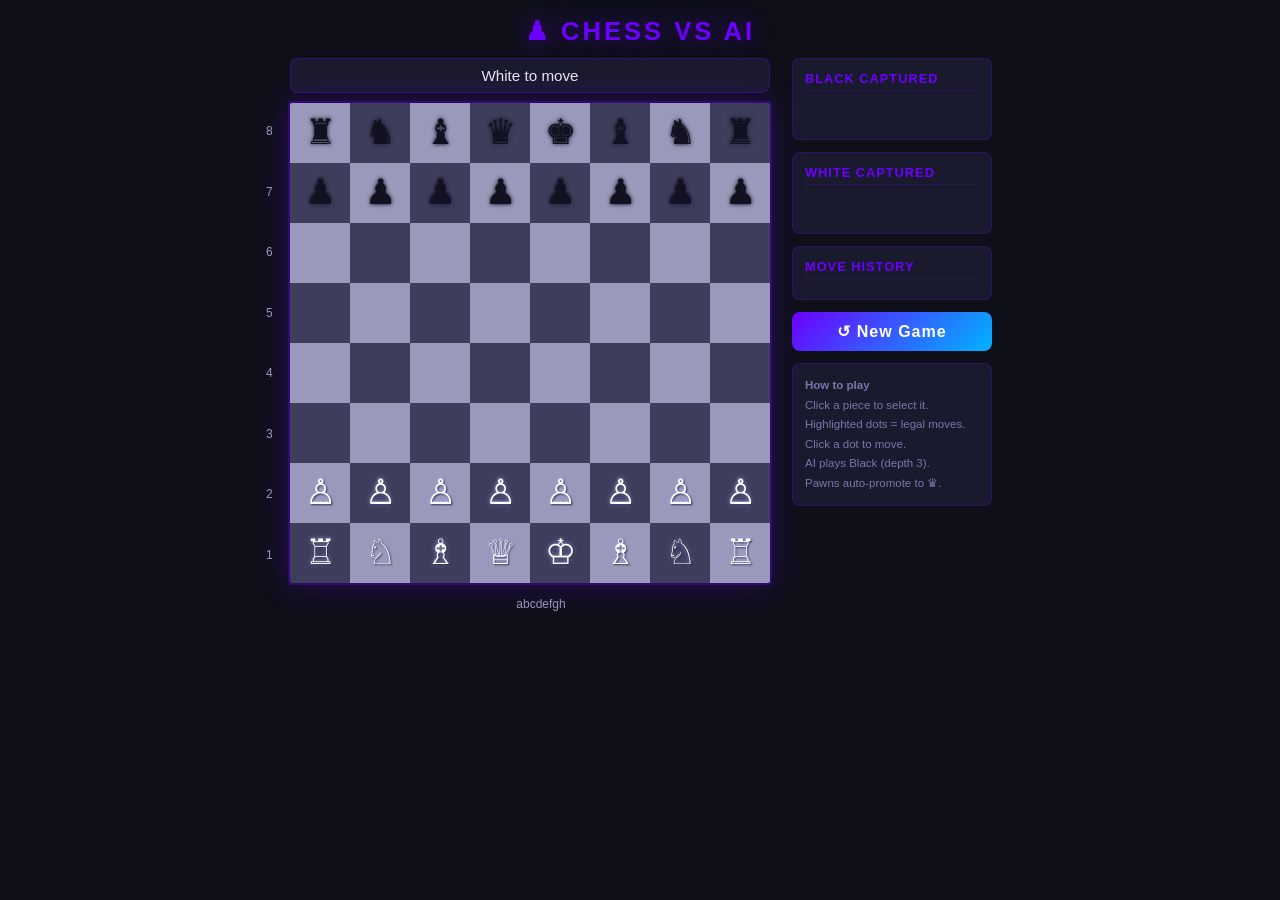
<file: chess.html>
<!DOCTYPE html>
<html lang="en">
<head>
<meta charset="UTF-8">
<meta name="viewport" content="width=device-width, initial-scale=1.0">
<title>Chess vs AI</title>
<style>
  *, *::before, *::after { box-sizing: border-box; margin: 0; padding: 0; }

  body {
    background: #0f0f1a;
    color: #e8e8f0;
    font-family: 'Segoe UI', sans-serif;
    min-height: 100vh;
    display: flex;
    flex-direction: column;
    align-items: center;
    padding: 16px;
  }

  h1 {
    font-size: 1.6rem;
    color: #6c00ff;
    text-shadow: 0 0 20px #6c00ff88;
    margin-bottom: 12px;
    letter-spacing: 3px;
    text-transform: uppercase;
  }

  #main-container {
    display: flex;
    gap: 20px;
    align-items: flex-start;
    flex-wrap: wrap;
    justify-content: center;
    width: 100%;
    max-width: 1100px;
  }

  /* ── Board area ── */
  #board-area {
    display: flex;
    flex-direction: column;
    align-items: center;
    gap: 8px;
  }

  #status-bar {
    background: #1a1a2e;
    border: 1px solid #6c00ff55;
    border-radius: 8px;
    padding: 8px 20px;
    font-size: 0.95rem;
    color: #e8e8f0;
    text-align: center;
    min-width: 480px;
    max-width: 100%;
  }
  #status-bar.check   { border-color: #ff4444; color: #ff6666; }
  #status-bar.result  { border-color: #00b4ff; color: #00b4ff; font-weight: bold; font-size: 1.1rem; }

  #coord-wrap {
    position: relative;
    display: inline-block;
    user-select: none;
  }

  /* rank labels (left side) */
  #ranks {
    position: absolute;
    left: -22px; top: 0;
    display: flex;
    flex-direction: column;
    height: 100%;
  }
  #ranks span {
    flex: 1;
    display: flex;
    align-items: center;
    justify-content: center;
    font-size: 0.75rem;
    color: #9999bb;
  }

  /* file labels (bottom) */
  #files {
    display: flex;
    margin-top: 4px;
    padding-left: 22px;
  }
  #files span {
    flex: 1;
    text-align: center;
    font-size: 0.75rem;
    color: #9999bb;
  }

  #board {
    display: grid;
    grid-template-columns: repeat(8, 1fr);
    border: 2px solid #6c00ff66;
    border-radius: 4px;
    overflow: hidden;
    box-shadow: 0 0 30px #6c00ff44;
    cursor: pointer;
  }

  .cell {
    width:  60px;
    height: 60px;
    display: flex;
    align-items: center;
    justify-content: center;
    font-size: 2.2rem;
    line-height: 1;
    position: relative;
    transition: background 0.1s;
  }
  .cell.light { background: #9999bb; }
  .cell.dark  { background: #3d3d5c; }

  /* highlights */
  .cell.selected       { background: #6c00ffaa !important; }
  .cell.legal-move::after {
    content: '';
    position: absolute;
    width: 28%;
    height: 28%;
    border-radius: 50%;
    background: #6c00ffcc;
  }
  .cell.legal-capture  { background: #6c00ff55 !important; }
  .cell.last-move      { background: #bbbb0055 !important; filter: brightness(1.15); }
  .cell.check-king     { box-shadow: inset 0 0 16px 4px #ff0000cc; }

  .cell .piece {
    pointer-events: none;
    line-height: 1;
    /* crisp rendering */
    font-family: 'Segoe UI Symbol', 'Apple Color Emoji', 'Noto Chess', serif;
    text-shadow: 1px 1px 3px #00000088;
  }
  .cell .piece.white { color: #ffffff; text-shadow: 0 0 4px #aaaaff, 1px 1px 2px #000; }
  .cell .piece.black { color: #111122; text-shadow: 0 0 4px #000, 1px 1px 2px #88aaff44; }

  /* ── Side panel ── */
  #side-panel {
    display: flex;
    flex-direction: column;
    gap: 12px;
    min-width: 200px;
    max-width: 220px;
  }

  .panel-box {
    background: #1a1a2e;
    border: 1px solid #6c00ff44;
    border-radius: 8px;
    padding: 12px;
  }
  .panel-box h3 {
    font-size: 0.8rem;
    text-transform: uppercase;
    letter-spacing: 1px;
    color: #6c00ff;
    margin-bottom: 8px;
    border-bottom: 1px solid #6c00ff33;
    padding-bottom: 4px;
  }

  #captured-black, #captured-white {
    font-size: 1.3rem;
    min-height: 28px;
    word-break: break-all;
    line-height: 1.4;
  }

  #move-history {
    max-height: 300px;
    overflow-y: auto;
    font-size: 0.78rem;
    font-family: monospace;
    color: #c0c0d8;
    line-height: 1.6;
    scrollbar-width: thin;
    scrollbar-color: #6c00ff44 transparent;
  }
  #move-history::-webkit-scrollbar { width: 4px; }
  #move-history::-webkit-scrollbar-thumb { background: #6c00ff44; border-radius: 2px; }

  .move-row { display: flex; gap: 4px; }
  .move-num { color: #6c00ffaa; min-width: 24px; }
  .move-w   { min-width: 54px; color: #e8e8f0; }
  .move-b   { color: #aaaacc; }

  #btn-restart {
    background: linear-gradient(135deg, #6c00ff, #00b4ff);
    border: none;
    border-radius: 8px;
    color: #fff;
    font-size: 1rem;
    font-weight: bold;
    padding: 10px 20px;
    cursor: pointer;
    width: 100%;
    letter-spacing: 1px;
    transition: opacity 0.2s, transform 0.1s;
  }
  #btn-restart:hover  { opacity: 0.9; }
  #btn-restart:active { transform: scale(0.97); }

  #instructions {
    font-size: 0.72rem;
    color: #7777aa;
    line-height: 1.7;
  }

  /* Responsive */
  @media (max-width: 600px) {
    .cell { width: 42px; height: 42px; font-size: 1.6rem; }
    #status-bar { min-width: 0; width: 100%; }
    #side-panel { max-width: 100%; flex-direction: row; flex-wrap: wrap; }
    #side-panel .panel-box { flex: 1 1 140px; }
    #move-history { max-height: 160px; }
  }
  @media (max-width: 380px) {
    .cell { width: 36px; height: 36px; font-size: 1.3rem; }
  }
</style>
</head>
<body>
<h1>♟ Chess vs AI</h1>
<div id="main-container">
  <div id="board-area">
    <div id="status-bar">White to move</div>
    <div id="coord-wrap">
      <div id="ranks"></div>
      <div id="board"></div>
    </div>
    <div id="files"></div>
  </div>

  <div id="side-panel">
    <div class="panel-box">
      <h3>Black Captured</h3>
      <div id="captured-black"></div>
    </div>
    <div class="panel-box">
      <h3>White Captured</h3>
      <div id="captured-white"></div>
    </div>
    <div class="panel-box">
      <h3>Move History</h3>
      <div id="move-history"></div>
    </div>
    <button id="btn-restart">↺ New Game</button>
    <div class="panel-box">
      <div id="instructions">
        <b>How to play</b><br>
        Click a piece to select it.<br>
        Highlighted dots = legal moves.<br>
        Click a dot to move.<br>
        AI plays Black (depth 3).<br>
        Pawns auto-promote to ♛.
      </div>
    </div>
  </div>
</div>

<script>
'use strict';

// ═══════════════════════════════════════════════
//  CONSTANTS & PIECE DEFINITIONS
// ═══════════════════════════════════════════════
const EMPTY = 0;
const W = 1, B = 2; // sides

const PAWN   = 1, KNIGHT = 2, BISHOP = 3, ROOK = 4, QUEEN = 5, KING = 6;

const UNICODE = {
  [W]: { [KING]:'♔', [QUEEN]:'♕', [ROOK]:'♖', [BISHOP]:'♗', [KNIGHT]:'♘', [PAWN]:'♙' },
  [B]: { [KING]:'♚', [QUEEN]:'♛', [ROOK]:'♜', [BISHOP]:'♝', [KNIGHT]:'♞', [PAWN]:'♟' },
};

// Piece-Square Tables (from white's perspective, rank 0 = rank 8 / top of board)
const PST = {
  [PAWN]: [
     0,  0,  0,  0,  0,  0,  0,  0,
    50, 50, 50, 50, 50, 50, 50, 50,
    10, 10, 20, 30, 30, 20, 10, 10,
     5,  5, 10, 25, 25, 10,  5,  5,
     0,  0,  0, 20, 20,  0,  0,  0,
     5, -5,-10,  0,  0,-10, -5,  5,
     5, 10, 10,-20,-20, 10, 10,  5,
     0,  0,  0,  0,  0,  0,  0,  0
  ],
  [KNIGHT]: [
    -50,-40,-30,-30,-30,-30,-40,-50,
    -40,-20,  0,  0,  0,  0,-20,-40,
    -30,  0, 10, 15, 15, 10,  0,-30,
    -30,  5, 15, 20, 20, 15,  5,-30,
    -30,  0, 15, 20, 20, 15,  0,-30,
    -30,  5, 10, 15, 15, 10,  5,-30,
    -40,-20,  0,  5,  5,  0,-20,-40,
    -50,-40,-30,-30,-30,-30,-40,-50
  ],
  [BISHOP]: [
    -20,-10,-10,-10,-10,-10,-10,-20,
    -10,  0,  0,  0,  0,  0,  0,-10,
    -10,  0,  5, 10, 10,  5,  0,-10,
    -10,  5,  5, 10, 10,  5,  5,-10,
    -10,  0, 10, 10, 10, 10,  0,-10,
    -10, 10, 10, 10, 10, 10, 10,-10,
    -10,  5,  0,  0,  0,  0,  5,-10,
    -20,-10,-10,-10,-10,-10,-10,-20
  ],
  [ROOK]: [
     0,  0,  0,  0,  0,  0,  0,  0,
     5, 10, 10, 10, 10, 10, 10,  5,
    -5,  0,  0,  0,  0,  0,  0, -5,
    -5,  0,  0,  0,  0,  0,  0, -5,
    -5,  0,  0,  0,  0,  0,  0, -5,
    -5,  0,  0,  0,  0,  0,  0, -5,
    -5,  0,  0,  0,  0,  0,  0, -5,
     0,  0,  0,  5,  5,  0,  0,  0
  ],
  [QUEEN]: [
    -20,-10,-10, -5, -5,-10,-10,-20,
    -10,  0,  0,  0,  0,  0,  0,-10,
    -10,  0,  5,  5,  5,  5,  0,-10,
     -5,  0,  5,  5,  5,  5,  0, -5,
      0,  0,  5,  5,  5,  5,  0, -5,
    -10,  5,  5,  5,  5,  5,  0,-10,
    -10,  0,  5,  0,  0,  0,  0,-10,
    -20,-10,-10, -5, -5,-10,-10,-20
  ],
  [KING]: [
    -30,-40,-40,-50,-50,-40,-40,-30,
    -30,-40,-40,-50,-50,-40,-40,-30,
    -30,-40,-40,-50,-50,-40,-40,-30,
    -30,-40,-40,-50,-50,-40,-40,-30,
    -20,-30,-30,-40,-40,-30,-30,-20,
    -10,-20,-20,-20,-20,-20,-20,-10,
     20, 20,  0,  0,  0,  0, 20, 20,
     20, 30, 10,  0,  0, 10, 30, 20
  ],
};

const PIECE_VALUE = { [PAWN]:100, [KNIGHT]:320, [BISHOP]:330, [ROOK]:500, [QUEEN]:900, [KING]:20000 };

// ═══════════════════════════════════════════════
//  GAME STATE
// ═══════════════════════════════════════════════
let board, turn, selected, legalMovesCache, lastFrom, lastTo;
let castleRights; // { W: {k,q}, B: {k,q} }
let enPassantSq;  // square index or -1
let halfMoveClock, fullMoveNum;
let capturedByWhite, capturedByBlack;
let moveHistory;  // [{w:'e4', b:'e5'}, ...]
let gameOver;
let aiThinking = false;

function initGame() {
  board = new Array(64).fill(null);
  // Place pieces
  const backRank = [ROOK,KNIGHT,BISHOP,QUEEN,KING,BISHOP,KNIGHT,ROOK];
  for(let f=0;f<8;f++){
    board[rc(0,f)] = {side:B, type:backRank[f]};
    board[rc(1,f)] = {side:B, type:PAWN};
    board[rc(6,f)] = {side:W, type:PAWN};
    board[rc(7,f)] = {side:W, type:backRank[f]};
  }
  turn = W;
  selected = -1;
  legalMovesCache = null;
  lastFrom = -1; lastTo = -1;
  enPassantSq = -1;
  halfMoveClock = 0; fullMoveNum = 1;
  capturedByWhite = []; capturedByBlack = [];
  moveHistory = [];
  gameOver = false;
  aiThinking = false;
  castleRights = { [W]:{k:true,q:true}, [B]:{k:true,q:true} };
  renderBoard();
  updateStatus();
  renderHistory();
  renderCaptured();
}

function rc(r,c){ return r*8+c; }
function row(sq){ return sq>>3; }
function col(sq){ return sq&7; }
function opp(s){ return s===W ? B : W; }

// ═══════════════════════════════════════════════
//  MOVE GENERATION
// ═══════════════════════════════════════════════
// Returns list of pseudo-legal moves {from, to, flags}
// flags: 'ep' | 'castle-k' | 'castle-q' | 'promo' | ''
function pseudoLegal(b, side, epSq, cr) {
  const moves = [];
  const push = (from,to,flags='') => moves.push({from,to,flags});

  for(let sq=0;sq<64;sq++){
    const pc = b[sq];
    if(!pc || pc.side !== side) continue;
    const r = row(sq), c = col(sq);

    switch(pc.type){
      case PAWN: {
        const dir = side===W ? -1 : 1;
        const startRow = side===W ? 6 : 1;
        const promoRow = side===W ? 0 : 7;
        // forward
        const fwd = rc(r+dir, c);
        if(r+dir>=0 && r+dir<8 && !b[fwd]){
          if(r+dir===promoRow) push(sq,fwd,'promo');
          else {
            push(sq,fwd);
            // double push
            if(r===startRow){
              const fwd2 = rc(r+2*dir, c);
              if(!b[fwd2]) push(sq,fwd2,'double');
            }
          }
        }
        // captures
        for(const dc of [-1,1]){
          const nc=c+dc;
          if(nc<0||nc>7) continue;
          const csq = rc(r+dir, nc);
          if(b[csq] && b[csq].side===opp(side)){
            if(r+dir===promoRow) push(sq,csq,'promo');
            else push(sq,csq);
          } else if(csq===epSq){
            push(sq,csq,'ep');
          }
        }
        break;
      }
      case KNIGHT: {
        for(const [dr,dc] of [[-2,-1],[-2,1],[-1,-2],[-1,2],[1,-2],[1,2],[2,-1],[2,1]]){
          const nr=r+dr, nc=c+dc;
          if(nr<0||nr>7||nc<0||nc>7) continue;
          const ts=rc(nr,nc);
          if(!b[ts]||b[ts].side!==side) push(sq,ts);
        }
        break;
      }
      case BISHOP: slideGen(b,sq,side,[[-1,-1],[-1,1],[1,-1],[1,1]],push); break;
      case ROOK:   slideGen(b,sq,side,[[-1,0],[1,0],[0,-1],[0,1]],push); break;
      case QUEEN:  slideGen(b,sq,side,[[-1,-1],[-1,1],[1,-1],[1,1],[-1,0],[1,0],[0,-1],[0,1]],push); break;
      case KING: {
        for(const [dr,dc] of [[-1,-1],[-1,0],[-1,1],[0,-1],[0,1],[1,-1],[1,0],[1,1]]){
          const nr=r+dr, nc=c+dc;
          if(nr<0||nr>7||nc<0||nc>7) continue;
          const ts=rc(nr,nc);
          if(!b[ts]||b[ts].side!==side) push(sq,ts);
        }
        // Castling
        if(cr[side].k){
          const kRook = rc(r,7);
          if(b[kRook]&&b[kRook].type===ROOK&&b[kRook].side===side &&
             !b[rc(r,5)]&&!b[rc(r,6)]){
            push(sq, rc(r,6), 'castle-k');
          }
        }
        if(cr[side].q){
          const qRook = rc(r,0);
          if(b[qRook]&&b[qRook].type===ROOK&&b[qRook].side===side &&
             !b[rc(r,1)]&&!b[rc(r,2)]&&!b[rc(r,3)]){
            push(sq, rc(r,2), 'castle-q');
          }
        }
        break;
      }
    }
  }
  return moves;
}

function slideGen(b,sq,side,dirs,push){
  const r=row(sq),c=col(sq);
  for(const [dr,dc] of dirs){
    let nr=r+dr, nc=c+dc;
    while(nr>=0&&nr<8&&nc>=0&&nc<8){
      const ts=rc(nr,nc);
      if(b[ts]){
        if(b[ts].side!==side) push(sq,ts);
        break;
      }
      push(sq,ts);
      nr+=dr; nc+=dc;
    }
  }
}

function isInCheck(b, side) {
  // find king
  let kSq = -1;
  for(let i=0;i<64;i++) if(b[i]&&b[i].side===side&&b[i].type===KING){ kSq=i; break; }
  if(kSq===-1) return true;
  return isAttacked(b, kSq, opp(side));
}

function isAttacked(b, sq, bySide) {
  // Generate all pseudo-legal moves of bySide (without castling recursion) and see if any lands on sq
  const r=row(sq), c=col(sq);
  // Knights
  for(const [dr,dc] of [[-2,-1],[-2,1],[-1,-2],[-1,2],[1,-2],[1,2],[2,-1],[2,1]]){
    const nr=r+dr, nc=c+dc;
    if(nr<0||nr>7||nc<0||nc>7) continue;
    const p=b[rc(nr,nc)];
    if(p&&p.side===bySide&&p.type===KNIGHT) return true;
  }
  // Pawns
  const pDir = bySide===W ? 1 : -1; // attacking FROM bySide means pawns move in their direction
  for(const dc of [-1,1]){
    const nr=r+pDir, nc=c+dc;
    if(nr>=0&&nr<8&&nc>=0&&nc<8){
      const p=b[rc(nr,nc)];
      if(p&&p.side===bySide&&p.type===PAWN) return true;
    }
  }
  // Sliding pieces
  for(const [dr,dc] of [[-1,0],[1,0],[0,-1],[0,1]]){
    let nr=r+dr, nc=c+dc;
    while(nr>=0&&nr<8&&nc>=0&&nc<8){
      const p=b[rc(nr,nc)];
      if(p){
        if(p.side===bySide&&(p.type===ROOK||p.type===QUEEN)) return true;
        break;
      }
      nr+=dr; nc+=dc;
    }
  }
  for(const [dr,dc] of [[-1,-1],[-1,1],[1,-1],[1,1]]){
    let nr=r+dr, nc=c+dc;
    while(nr>=0&&nr<8&&nc>=0&&nc<8){
      const p=b[rc(nr,nc)];
      if(p){
        if(p.side===bySide&&(p.type===BISHOP||p.type===QUEEN)) return true;
        break;
      }
      nr+=dr; nc+=dc;
    }
  }
  // King
  for(const [dr,dc] of [[-1,-1],[-1,0],[-1,1],[0,-1],[0,1],[1,-1],[1,0],[1,1]]){
    const nr=r+dr, nc=c+dc;
    if(nr>=0&&nr<8&&nc>=0&&nc<8){
      const p=b[rc(nr,nc)];
      if(p&&p.side===bySide&&p.type===KING) return true;
    }
  }
  return false;
}

// Apply a move, return {newBoard, newEp, newCR, captured}
function applyMove(b, mv, cr) {
  const nb = b.slice();
  const pc = nb[mv.from];
  let newEp = -1;
  const newCR = { [W]:{...cr[W]}, [B]:{...cr[B]} };
  let captured = null;

  // Update castle rights
  if(pc.type===KING){ newCR[pc.side].k=false; newCR[pc.side].q=false; }
  if(pc.type===ROOK){
    if(mv.from===rc(7,0)) newCR[W].q=false;
    if(mv.from===rc(7,7)) newCR[W].k=false;
    if(mv.from===rc(0,0)) newCR[B].q=false;
    if(mv.from===rc(0,7)) newCR[B].k=false;
  }

  // En passant capture
  if(mv.flags==='ep'){
    const capR = pc.side===W ? row(mv.to)+1 : row(mv.to)-1;
    const capSq = rc(capR, col(mv.to));
    captured = nb[capSq];
    nb[capSq] = null;
  } else {
    captured = nb[mv.to];
  }

  // Double pawn push → set ep square
  if(mv.flags==='double'){
    const epR = pc.side===W ? row(mv.from)-1 : row(mv.from)+1;
    newEp = rc(epR, col(mv.from));
  }

  // Castling: move rook
  if(mv.flags==='castle-k'){
    const r=row(mv.from);
    nb[rc(r,5)] = nb[rc(r,7)];
    nb[rc(r,7)] = null;
  }
  if(mv.flags==='castle-q'){
    const r=row(mv.from);
    nb[rc(r,3)] = nb[rc(r,0)];
    nb[rc(r,0)] = null;
  }

  // Promotion → queen
  if(mv.flags==='promo'){
    nb[mv.to] = {side:pc.side, type:QUEEN};
  } else {
    nb[mv.to] = pc;
  }
  nb[mv.from] = null;

  return {nb, newEp, newCR, captured};
}

// Legal moves: pseudo-legal minus those leaving king in check, plus castling legality
function legalMoves(b, side, epSq, cr) {
  const pseudo = pseudoLegal(b, side, epSq, cr);
  return pseudo.filter(mv => {
    // For castling: check intermediate squares not attacked
    if(mv.flags==='castle-k'||mv.flags==='castle-q'){
      if(isInCheck(b, side)) return false;
      const r=row(mv.from);
      const midSq = mv.flags==='castle-k' ? rc(r,5) : rc(r,3);
      if(isAttacked(b, midSq, opp(side))) return false;
    }
    const {nb} = applyMove(b, mv, cr);
    return !isInCheck(nb, side);
  });
}

// ═══════════════════════════════════════════════
//  ALGEBRAIC NOTATION
// ═══════════════════════════════════════════════
const FILES = 'abcdefgh';
function toAlg(sq){ return FILES[col(sq)] + (8-row(sq)); }
function pieceName(type){ return type===PAWN?'':type===KNIGHT?'N':type===BISHOP?'B':type===ROOK?'R':type===QUEEN?'Q':'K'; }

function moveToSAN(b, mv, epSq, cr) {
  if(mv.flags==='castle-k') return 'O-O';
  if(mv.flags==='castle-q') return 'O-O-O';
  const pc = b[mv.from];
  let san = pieceName(pc.type);
  // Disambiguation
  if(pc.type!==PAWN){
    const ambig = pseudoLegal(b,pc.side,epSq,cr).filter(m=>{
      const p2=b[m.from];
      return p2&&p2.type===pc.type&&p2.side===pc.side&&m.to===mv.to&&m.from!==mv.from;
    });
    if(ambig.length>0){
      const sameFile = ambig.some(m=>col(m.from)===col(mv.from));
      const sameRank = ambig.some(m=>row(m.from)===row(mv.from));
      if(!sameFile) san+=FILES[col(mv.from)];
      else if(!sameRank) san+=(8-row(mv.from));
      else san+=FILES[col(mv.from)]+(8-row(mv.from));
    }
  }
  const isCapture = b[mv.to]!==null || mv.flags==='ep';
  if(pc.type===PAWN&&isCapture) san+=FILES[col(mv.from)];
  if(isCapture) san+='x';
  san+=toAlg(mv.to);
  if(mv.flags==='promo') san+='=Q';
  // Check/checkmate suffix
  const {nb, newEp, newCR} = applyMove(b, mv, cr);
  const oppSide = opp(pc.side);
  if(isInCheck(nb, oppSide)){
    const oppMoves = legalMoves(nb, oppSide, newEp, newCR);
    san += oppMoves.length===0 ? '#' : '+';
  }
  return san;
}

// ═══════════════════════════════════════════════
//  AI: Minimax + Alpha-Beta
// ═══════════════════════════════════════════════
function evaluate(b) {
  let score = 0;
  for(let sq=0;sq<64;sq++){
    const pc=b[sq];
    if(!pc) continue;
    const val = PIECE_VALUE[pc.type];
    const pstIdx = pc.side===W ? sq : (7-row(sq))*8+col(sq);
    const pst = PST[pc.type] ? PST[pc.type][pstIdx] : 0;
    const sign = pc.side===W ? 1 : -1;
    score += sign*(val+pst);
  }
  return score; // positive = good for white
}

function minimax(b, depth, alpha, beta, maximizing, side, epSq, cr) {
  const moves = legalMoves(b, side, epSq, cr);
  if(moves.length===0){
    if(isInCheck(b,side)) return maximizing ? -20000+depth : 20000-depth;
    return 0; // stalemate
  }
  if(depth===0) return evaluate(b);

  if(maximizing){
    let best=-Infinity;
    for(const mv of moves){
      const {nb,newEp,newCR}=applyMove(b,mv,cr);
      const val=minimax(nb,depth-1,alpha,beta,false,opp(side),newEp,newCR);
      if(val>best) best=val;
      if(val>alpha) alpha=val;
      if(beta<=alpha) break;
    }
    return best;
  } else {
    let best=Infinity;
    for(const mv of moves){
      const {nb,newEp,newCR}=applyMove(b,mv,cr);
      const val=minimax(nb,depth-1,alpha,beta,true,opp(side),newEp,newCR);
      if(val<best) best=val;
      if(val<beta) beta=val;
      if(beta<=alpha) break;
    }
    return best;
  }
}

function bestAIMove() {
  const moves = legalMoves(board, B, enPassantSq, castleRights);
  if(moves.length===0) return null;
  let bestVal=Infinity, bestMv=null;
  for(const mv of moves){
    const {nb,newEp,newCR}=applyMove(board,mv,castleRights);
    const val=minimax(nb,2,-Infinity,Infinity,true,W,newEp,newCR);
    if(val<bestVal){ bestVal=val; bestMv=mv; }
  }
  return bestMv;
}

// ═══════════════════════════════════════════════
//  UI RENDERING
// ═══════════════════════════════════════════════
const boardEl = document.getElementById('board');
const statusEl= document.getElementById('status-bar');
const histEl  = document.getElementById('move-history');
const capBEl  = document.getElementById('captured-black');
const capWEl  = document.getElementById('captured-white');

// Build rank / file labels
(function(){
  const ranksEl=document.getElementById('ranks');
  for(let r=0;r<8;r++){
    const s=document.createElement('span');
    s.textContent=8-r;
    ranksEl.appendChild(s);
  }
  const filesEl=document.getElementById('files');
  for(let f=0;f<8;f++){
    const s=document.createElement('span');
    s.textContent='abcdefgh'[f];
    filesEl.appendChild(s);
  }
})();

function renderBoard(){
  const legalSet = new Set();
  const captureSet = new Set();
  if(selected>=0){
    const moves = legalMovesCache || [];
    moves.filter(m=>m.from===selected).forEach(m=>{
      if(board[m.to]) captureSet.add(m.to);
      else legalSet.add(m.to);
    });
  }
  // find king in check
  let checkKingSq=-1;
  if(isInCheck(board, turn)){
    for(let i=0;i<64;i++) if(board[i]&&board[i].side===turn&&board[i].type===KING){ checkKingSq=i; break; }
  }

  boardEl.innerHTML='';
  for(let sq=0;sq<64;sq++){
    const r=row(sq),c=col(sq);
    const cell=document.createElement('div');
    cell.className='cell '+(( (r+c)%2===0 )?'light':'dark');
    cell.dataset.sq=sq;

    if(sq===selected) cell.classList.add('selected');
    else if(captureSet.has(sq)) cell.classList.add('legal-capture');
    else if(legalSet.has(sq)) cell.classList.add('legal-move');

    if(sq===lastFrom||sq===lastTo) cell.classList.add('last-move');
    if(sq===checkKingSq) cell.classList.add('check-king');

    const pc=board[sq];
    if(pc){
      const span=document.createElement('span');
      span.className='piece '+(pc.side===W?'white':'black');
      span.textContent=UNICODE[pc.side][pc.type];
      cell.appendChild(span);
    }
    boardEl.appendChild(cell);
  }
}

function updateStatus(){
  statusEl.className='';
  if(gameOver) return; // already set
  const inCheck=isInCheck(board,turn);
  const moves=legalMoves(board,turn,enPassantSq,castleRights);
  if(moves.length===0){
    gameOver=true;
    if(inCheck){
      statusEl.textContent=(turn===W?'Black':'White')+' wins by Checkmate! 🏆';
    } else {
      statusEl.textContent='Stalemate — Draw!';
    }
    statusEl.className='result';
    return;
  }
  if(inCheck){
    statusEl.textContent=(turn===W?'White':'Black')+' is in Check!';
    statusEl.className='check';
  } else {
    statusEl.textContent=(turn===W?'White':'Black')+' to move'+(aiThinking?' (AI thinking…)':'');
  }
}

function renderHistory(){
  histEl.innerHTML='';
  for(let i=0;i<moveHistory.length;i++){
    const row2=document.createElement('div');
    row2.className='move-row';
    row2.innerHTML=`<span class="move-num">${i+1}.</span><span class="move-w">${moveHistory[i].w||''}</span><span class="move-b">${moveHistory[i].b||''}</span>`;
    histEl.appendChild(row2);
  }
  histEl.scrollTop=histEl.scrollHeight;
}

function renderCaptured(){
  const sortOrder=[QUEEN,ROOK,BISHOP,KNIGHT,PAWN];
  const fmt=(arr)=>arr.slice().sort((a,b)=>sortOrder.indexOf(a.type)-sortOrder.indexOf(b.type))
                       .map(p=>UNICODE[p.side][p.type]).join('');
  capBEl.textContent=fmt(capturedByBlack); // captured FROM black BY white
  capWEl.textContent=fmt(capturedByWhite);
}

// ═══════════════════════════════════════════════
//  PLAYER INTERACTION
// ═══════════════════════════════════════════════
function handleCellClick(sq){
  if(gameOver||aiThinking||turn!==W) return;
  const pc=board[sq];

  if(selected<0){
    // Select own piece
    if(pc&&pc.side===W){
      selected=sq;
      legalMovesCache=legalMoves(board,W,enPassantSq,castleRights);
      renderBoard();
    }
    return;
  }

  // Already selected
  const moves=(legalMovesCache||[]).filter(m=>m.from===selected&&m.to===sq);
  if(moves.length>0){
    executeMove(moves[0]);
  } else if(pc&&pc.side===W){
    // Switch selection
    selected=sq;
    legalMovesCache=legalMoves(board,W,enPassantSq,castleRights);
    renderBoard();
  } else {
    selected=-1;
    legalMovesCache=null;
    renderBoard();
  }
}

function executeMove(mv){
  const san = moveToSAN(board, mv, enPassantSq, castleRights);
  const {nb,newEp,newCR,captured}=applyMove(board,mv,castleRights);
  board=nb; enPassantSq=newEp; castleRights=newCR;
  lastFrom=mv.from; lastTo=mv.to;
  if(captured){
    if(turn===W) capturedByBlack.push(captured); // white captured black's piece
    else capturedByWhite.push(captured);
  }

  // Record history
  if(turn===W){
    moveHistory.push({w:san, b:''});
  } else {
    if(moveHistory.length>0) moveHistory[moveHistory.length-1].b=san;
    fullMoveNum++;
  }

  selected=-1; legalMovesCache=null;
  turn=opp(turn);
  renderBoard();
  updateStatus();
  renderHistory();
  renderCaptured();

  // Trigger AI if not game over
  if(!gameOver && turn===B){
    aiThinking=true;
    updateStatus();
    setTimeout(doAIMove, 80);
  }
}

function doAIMove(){
  const mv=bestAIMove();
  if(mv) executeMove(mv);
  aiThinking=false;
  if(!gameOver) updateStatus();
}

// Events
boardEl.addEventListener('click', e=>{
  const cell=e.target.closest('.cell');
  if(cell) handleCellClick(+cell.dataset.sq);
});
boardEl.addEventListener('touchstart', e=>{
  e.preventDefault();
  const t=e.touches[0];
  const cell=document.elementFromPoint(t.clientX,t.clientY)?.closest('.cell');
  if(cell) handleCellClick(+cell.dataset.sq);
},{passive:false});

document.getElementById('btn-restart').addEventListener('click', initGame);

// ── Start ──
initGame();
</script>
</body>
</html>
</file>
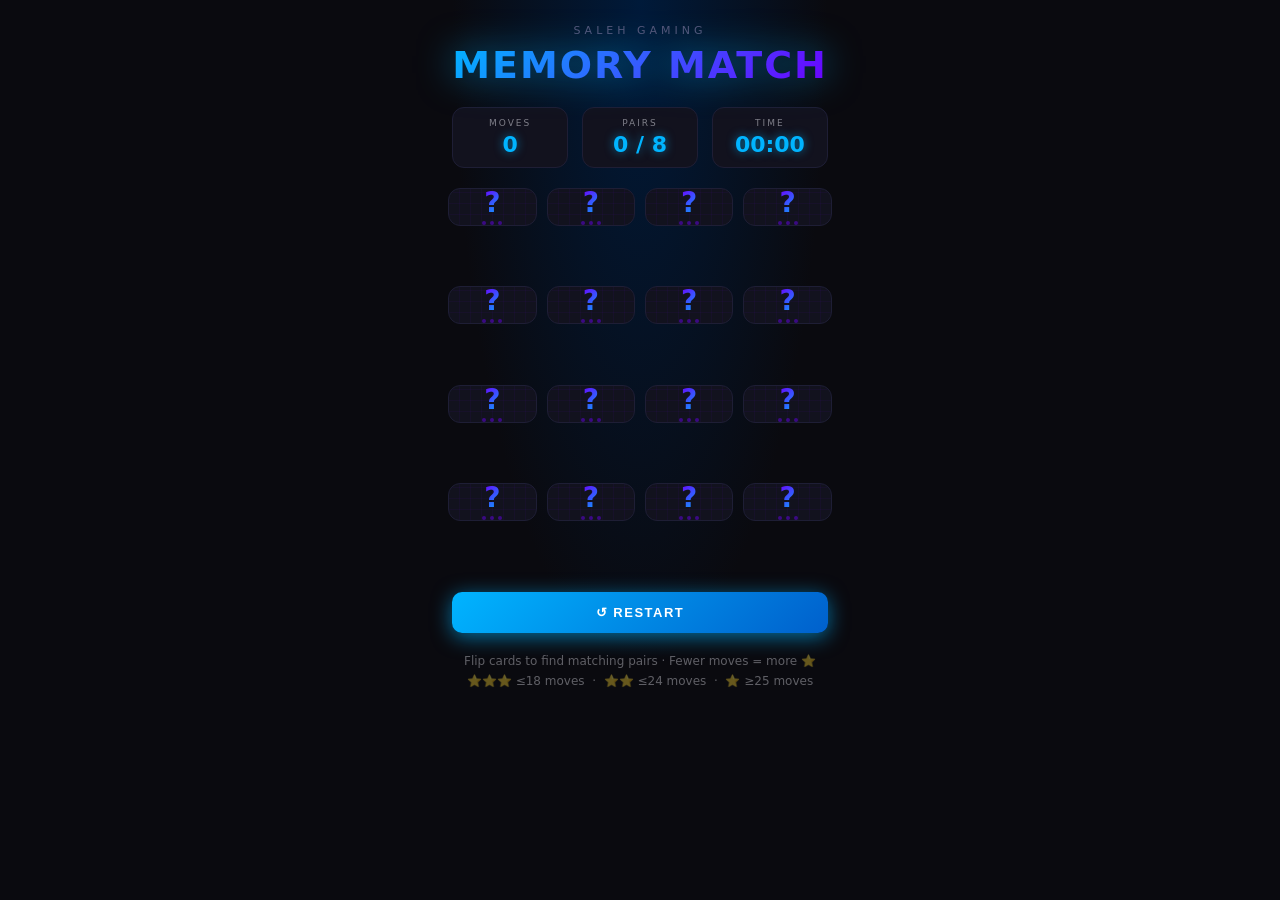
<file: memory.html>
<!DOCTYPE html>
<html lang="en">
<head>
<meta charset="UTF-8">
<meta name="viewport" content="width=device-width, initial-scale=1.0">
<title>Memory Match | SALEH GAMING</title>
<style>
  /* ===== RESET & BASE ===== */
  *, *::before, *::after { box-sizing: border-box; margin: 0; padding: 0; }

  :root {
    --bg:           #0a0a0f;
    --text:         #e8e8f0;
    --purple:       #6c00ff;
    --purple-glow:  rgba(108,0,255,0.6);
    --blue:         #00b4ff;
    --blue-glow:    rgba(0,180,255,0.6);
    --green:        #00ffa0;
    --green-glow:   rgba(0,255,160,0.55);
    --card-bg:      #12121e;
    --card-front:   #0e0e1c;
    --border:       #1e1e35;
  }

  html, body {
    min-height: 100%;
    background: var(--bg);
    color: var(--text);
    font-family: 'Segoe UI', system-ui, sans-serif;
    display: flex;
    flex-direction: column;
    align-items: center;
  }

  body {
    background: radial-gradient(ellipse at 50% 0%, #001a3a 0%, #0a0a0f 65%);
    padding-bottom: 32px;
  }

  /* ===== HEADER ===== */
  header {
    width: 100%;
    text-align: center;
    padding: 24px 16px 0;
  }

  .brand {
    font-size: 11px;
    letter-spacing: 4px;
    text-transform: uppercase;
    color: #555577;
    margin-bottom: 6px;
  }

  h1 {
    font-size: clamp(24px, 5vw, 38px);
    font-weight: 800;
    letter-spacing: 2px;
    background: linear-gradient(135deg, var(--blue) 0%, var(--purple) 100%);
    -webkit-background-clip: text;
    -webkit-text-fill-color: transparent;
    background-clip: text;
    filter: drop-shadow(0 0 18px var(--blue-glow));
  }

  /* ===== HUD ===== */
  .hud {
    display: flex;
    gap: 14px;
    margin: 20px auto 0;
    padding: 0 16px;
    max-width: 480px;
    width: 100%;
  }

  .hud-card {
    flex: 1;
    background: var(--card-bg);
    border: 1px solid var(--border);
    border-radius: 12px;
    padding: 10px 8px;
    text-align: center;
  }

  .hud-label {
    font-size: 9px;
    letter-spacing: 2px;
    text-transform: uppercase;
    opacity: 0.5;
    margin-bottom: 4px;
  }

  .hud-value {
    font-size: 22px;
    font-weight: 800;
    color: var(--blue);
    text-shadow: 0 0 10px var(--blue-glow);
  }

  /* ===== GRID ===== */
  .grid-wrap {
    margin: 20px auto 0;
    padding: 0 12px;
    width: 100%;
    max-width: 480px;
    display: flex;
    justify-content: center;
  }

  .grid {
    display: grid;
    grid-template-columns: repeat(4, 1fr);
    gap: 10px;
    width: 100%;
  }

  /* ===== CARD ===== */
  .card {
    aspect-ratio: 1;
    cursor: pointer;
    perspective: 800px;
    -webkit-tap-highlight-color: transparent;
    border-radius: 12px;
  }

  .card-inner {
    width: 100%;
    height: 100%;
    position: relative;
    transform-style: preserve-3d;
    transition: transform 0.5s cubic-bezier(0.4, 0, 0.2, 1);
    border-radius: 12px;
  }

  /* Flipped state */
  .card.flipped .card-inner,
  .card.matched .card-inner {
    transform: rotateY(180deg);
  }

  /* Card faces */
  .card-face {
    position: absolute;
    inset: 0;
    border-radius: 12px;
    display: flex;
    align-items: center;
    justify-content: center;
    backface-visibility: hidden;
    -webkit-backface-visibility: hidden;
  }

  /* Back face */
  .card-back {
    background: var(--card-bg);
    border: 1.5px solid var(--border);
    flex-direction: column;
    gap: 4px;
    overflow: hidden;
    position: relative;
  }

  /* Subtle grid pattern on card back */
  .card-back::before {
    content: '';
    position: absolute;
    inset: 0;
    background-image:
      repeating-linear-gradient(0deg,   transparent, transparent 10px, rgba(108,0,255,0.05) 10px, rgba(108,0,255,0.05) 11px),
      repeating-linear-gradient(90deg,  transparent, transparent 10px, rgba(108,0,255,0.05) 10px, rgba(108,0,255,0.05) 11px);
    border-radius: 12px;
  }

  .card-back-q {
    font-size: clamp(20px, 5vw, 28px);
    font-weight: 900;
    background: linear-gradient(135deg, var(--purple), var(--blue));
    -webkit-background-clip: text;
    -webkit-text-fill-color: transparent;
    background-clip: text;
    position: relative;
    z-index: 1;
    line-height: 1;
  }

  .card-back-dots {
    display: flex;
    gap: 4px;
    position: relative;
    z-index: 1;
  }

  .card-back-dots span {
    width: 4px;
    height: 4px;
    border-radius: 50%;
    background: var(--purple);
    opacity: 0.45;
  }

  /* Front face */
  .card-front {
    background: #0d0d1a;
    border: 1.5px solid rgba(0,180,255,0.25);
    transform: rotateY(180deg);
    font-size: clamp(24px, 6vw, 36px);
    box-shadow: inset 0 0 20px rgba(0,180,255,0.05);
  }

  /* Matched state */
  .card.matched .card-front {
    border-color: var(--green);
    box-shadow:
      0 0 18px var(--green-glow),
      0 0 50px rgba(0,255,160,0.2),
      inset 0 0 20px rgba(0,255,160,0.08);
    animation: matchedPulse 1.4s ease-in-out infinite alternate;
  }

  @keyframes matchedPulse {
    from { box-shadow: 0 0 12px var(--green-glow); }
    to   { box-shadow: 0 0 30px var(--green-glow), 0 0 60px rgba(0,255,160,0.35); }
  }

  /* Match pop animation */
  .card.matched .card-inner {
    animation: matchPop 0.35s cubic-bezier(0.34, 1.56, 0.64, 1) forwards;
    animation-delay: 0.1s;
  }

  @keyframes matchPop {
    0%   { transform: rotateY(180deg) scale(1); }
    50%  { transform: rotateY(180deg) scale(1.12); }
    100% { transform: rotateY(180deg) scale(1); }
  }

  /* Wrong card shake */
  .card.wrong .card-inner {
    animation: shake 0.4s ease-in-out;
  }

  @keyframes shake {
    0%,100% { transform: rotateY(180deg) translateX(0); }
    25%      { transform: rotateY(180deg) translateX(-5px); }
    75%      { transform: rotateY(180deg) translateX(5px); }
  }

  /* ===== BUTTONS ===== */
  .btn-row {
    display: flex;
    gap: 12px;
    margin: 20px auto 0;
    padding: 0 16px;
    max-width: 480px;
    width: 100%;
  }

  .btn {
    flex: 1;
    padding: 13px 0;
    border: none;
    border-radius: 10px;
    font-size: 13px;
    font-weight: 700;
    letter-spacing: 1.5px;
    text-transform: uppercase;
    cursor: pointer;
    transition: transform 0.15s, filter 0.15s, box-shadow 0.15s;
    -webkit-tap-highlight-color: transparent;
  }

  .btn:active { transform: scale(0.96); }

  .btn-restart {
    background: linear-gradient(135deg, var(--blue), #0060cc);
    color: #fff;
    box-shadow: 0 4px 20px var(--blue-glow);
  }

  .btn-restart:hover { filter: brightness(1.15); }

  /* ===== INSTRUCTIONS ===== */
  .instructions {
    margin: 18px auto 0;
    padding: 0 16px;
    max-width: 480px;
    width: 100%;
    text-align: center;
    font-size: 12px;
    line-height: 1.7;
    opacity: 0.38;
  }

  /* ===== WIN OVERLAY ===== */
  .overlay {
    position: fixed;
    inset: 0;
    background: rgba(10,10,15,0.9);
    backdrop-filter: blur(8px);
    display: flex;
    align-items: center;
    justify-content: center;
    z-index: 200;
    opacity: 0;
    pointer-events: none;
    transition: opacity 0.4s;
  }

  .overlay.active {
    opacity: 1;
    pointer-events: all;
  }

  .overlay-card {
    background: #0e0e1e;
    border: 1.5px solid var(--border);
    border-radius: 22px;
    padding: 40px 32px;
    text-align: center;
    max-width: 340px;
    width: 92%;
    transform: translateY(30px) scale(0.92);
    transition: transform 0.45s cubic-bezier(0.34,1.56,0.64,1);
  }

  .overlay.active .overlay-card {
    transform: translateY(0) scale(1);
  }

  .overlay-trophy {
    font-size: 64px;
    display: block;
    margin-bottom: 12px;
    animation: trophyBounce 0.7s cubic-bezier(0.34,1.56,0.64,1);
  }

  @keyframes trophyBounce {
    0%   { transform: scale(0) rotate(-20deg); }
    70%  { transform: scale(1.2) rotate(5deg); }
    100% { transform: scale(1) rotate(0deg); }
  }

  .overlay-title {
    font-size: 30px;
    font-weight: 800;
    background: linear-gradient(135deg, var(--blue), var(--purple));
    -webkit-background-clip: text;
    -webkit-text-fill-color: transparent;
    background-clip: text;
    margin-bottom: 20px;
  }

  .overlay-stats {
    display: flex;
    gap: 14px;
    margin-bottom: 20px;
  }

  .stat {
    flex: 1;
    background: var(--card-bg);
    border: 1px solid var(--border);
    border-radius: 10px;
    padding: 12px 6px;
  }

  .stat-label {
    font-size: 9px;
    letter-spacing: 2px;
    text-transform: uppercase;
    opacity: 0.5;
    margin-bottom: 5px;
  }

  .stat-value {
    font-size: 20px;
    font-weight: 800;
    color: var(--blue);
  }

  .stars {
    font-size: 32px;
    margin-bottom: 24px;
    letter-spacing: 6px;
  }

  .star-msg {
    font-size: 12px;
    opacity: 0.5;
    margin-top: -18px;
    margin-bottom: 20px;
  }

  .btn-overlay {
    width: 100%;
    padding: 14px;
    background: linear-gradient(135deg, var(--purple), var(--blue));
    color: #fff;
    border: none;
    border-radius: 10px;
    font-size: 14px;
    font-weight: 700;
    letter-spacing: 1.5px;
    text-transform: uppercase;
    cursor: pointer;
    box-shadow: 0 4px 24px var(--purple-glow);
    transition: filter 0.15s, transform 0.15s;
    -webkit-tap-highlight-color: transparent;
  }

  .btn-overlay:hover  { filter: brightness(1.15); }
  .btn-overlay:active { transform: scale(0.97); }
</style>
</head>
<body>

<header>
  <div class="brand">SALEH GAMING</div>
  <h1>MEMORY MATCH</h1>
</header>

<!-- HUD -->
<div class="hud">
  <div class="hud-card">
    <div class="hud-label">Moves</div>
    <div class="hud-value" id="moves">0</div>
  </div>
  <div class="hud-card">
    <div class="hud-label">Pairs</div>
    <div class="hud-value" id="pairs">0 / 8</div>
  </div>
  <div class="hud-card">
    <div class="hud-label">Time</div>
    <div class="hud-value" id="timer">00:00</div>
  </div>
</div>

<!-- Grid -->
<div class="grid-wrap">
  <div class="grid" id="grid"></div>
</div>

<!-- Buttons -->
<div class="btn-row">
  <button class="btn btn-restart" id="btnRestart">↺ Restart</button>
</div>

<!-- Instructions -->
<div class="instructions">
  Flip cards to find matching pairs · Fewer moves = more ⭐<br>
  ⭐⭐⭐ ≤18 moves &nbsp;·&nbsp; ⭐⭐ ≤24 moves &nbsp;·&nbsp; ⭐ ≥25 moves
</div>

<!-- Win Overlay -->
<div class="overlay" id="overlay">
  <div class="overlay-card">
    <span class="overlay-trophy">🏆</span>
    <div class="overlay-title">Puzzle Solved!</div>
    <div class="overlay-stats">
      <div class="stat">
        <div class="stat-label">Moves</div>
        <div class="stat-value" id="finalMoves">—</div>
      </div>
      <div class="stat">
        <div class="stat-label">Time</div>
        <div class="stat-value" id="finalTime">—</div>
      </div>
    </div>
    <div class="stars" id="stars">⭐⭐⭐</div>
    <div class="star-msg" id="starMsg">Perfect play!</div>
    <button class="btn-overlay" id="btnOverlay">Play Again</button>
  </div>
</div>

<script>
// ============================================================
//  MEMORY MATCH GAME
// ============================================================

const EMOJIS = ['🎮','🚀','♟️','🐍','🎯','🏆','💎','🔥'];

// ---- State ----
let cards      = [];      // DOM elements
let flipped    = [];      // currently flipped (unmatched)
let matched    = 0;
let moveCount  = 0;
let locked     = false;   // prevent clicking during flip-back
let timerInt   = null;
let seconds    = 0;
let gameActive = false;

// ---- DOM ----
const $grid      = document.getElementById('grid');
const $moves     = document.getElementById('moves');
const $pairs     = document.getElementById('pairs');
const $timer     = document.getElementById('timer');
const $overlay   = document.getElementById('overlay');
const $finalMoves = document.getElementById('finalMoves');
const $finalTime  = document.getElementById('finalTime');
const $stars     = document.getElementById('stars');
const $starMsg   = document.getElementById('starMsg');

// ---- Shuffle helper (Fisher-Yates) ----
function shuffle(arr) {
  const a = [...arr];
  for (let i = a.length - 1; i > 0; i--) {
    const j = Math.floor(Math.random() * (i + 1));
    [a[i], a[j]] = [a[j], a[i]];
  }
  return a;
}

// ---- Format time MM:SS ----
function formatTime(s) {
  const m = Math.floor(s / 60).toString().padStart(2,'0');
  const sec = (s % 60).toString().padStart(2,'0');
  return `${m}:${sec}`;
}

// ---- Build / Rebuild the grid ----
function buildGrid() {
  // Reset state
  flipped    = [];
  matched    = 0;
  moveCount  = 0;
  locked     = false;
  gameActive = false;
  seconds    = 0;

  clearInterval(timerInt);
  $moves.textContent = '0';
  $pairs.textContent = '0 / 8';
  $timer.textContent = '00:00';
  $overlay.classList.remove('active');

  // Create 8 pairs, shuffle
  const deck = shuffle([...EMOJIS, ...EMOJIS]);

  $grid.innerHTML = '';
  cards = [];

  deck.forEach((emoji, i) => {
    const card = document.createElement('div');
    card.className = 'card';
    card.dataset.emoji = emoji;
    card.dataset.index = i;
    card.setAttribute('role', 'button');
    card.setAttribute('aria-label', 'Memory card');

    card.innerHTML = `
      <div class="card-inner">
        <div class="card-face card-back">
          <div class="card-back-q">?</div>
          <div class="card-back-dots">
            <span></span><span></span><span></span>
          </div>
        </div>
        <div class="card-face card-front">${emoji}</div>
      </div>`;

    card.addEventListener('click', onCardClick);
    $grid.appendChild(card);
    cards.push(card);
  });
}

// ---- Start timer on first click ----
function startTimer() {
  if (gameActive) return;
  gameActive = true;
  timerInt = setInterval(() => {
    seconds++;
    $timer.textContent = formatTime(seconds);
  }, 1000);
}

// ---- Card click handler ----
function onCardClick(e) {
  const card = e.currentTarget;

  // Ignore: locked, already matched, already flipped
  if (locked) return;
  if (card.classList.contains('matched')) return;
  if (card.classList.contains('flipped')) return;

  startTimer();

  // Flip this card
  card.classList.add('flipped');
  flipped.push(card);

  if (flipped.length < 2) return; // wait for second card

  // --- Two cards flipped ---
  moveCount++;
  $moves.textContent = moveCount;
  locked = true;

  const [a, b] = flipped;

  if (a.dataset.emoji === b.dataset.emoji) {
    // ✅ Match!
    setTimeout(() => {
      a.classList.add('matched');
      b.classList.add('matched');
      a.classList.remove('flipped');
      b.classList.remove('flipped');

      matched++;
      $pairs.textContent = `${matched} / 8`;
      flipped = [];
      locked  = false;

      if (matched === 8) endGame();
    }, 400);
  } else {
    // ❌ No match — shake then flip back
    setTimeout(() => {
      a.classList.add('wrong');
      b.classList.add('wrong');
    }, 200);

    setTimeout(() => {
      a.classList.remove('flipped', 'wrong');
      b.classList.remove('flipped', 'wrong');
      flipped = [];
      locked  = false;
    }, 1100);
  }
}

// ---- End game ----
function endGame() {
  clearInterval(timerInt);
  gameActive = false;

  // Star rating
  let starStr, msg;
  if (moveCount <= 18) {
    starStr = '⭐⭐⭐'; msg = 'Perfect play! Legendary!';
  } else if (moveCount <= 24) {
    starStr = '⭐⭐'; msg = 'Great memory! Well done.';
  } else {
    starStr = '⭐'; msg = 'Keep practicing — you\'ll get there!';
  }

  $finalMoves.textContent = moveCount;
  $finalTime.textContent  = formatTime(seconds);
  $stars.textContent      = starStr;
  $starMsg.textContent    = msg;

  // Small delay before showing overlay (let last match animate)
  setTimeout(() => $overlay.classList.add('active'), 700);
}

// ---- Buttons ----
document.getElementById('btnRestart').addEventListener('click', buildGrid);
document.getElementById('btnOverlay').addEventListener('click', buildGrid);

// ---- Init ----
buildGrid();
</script>
</body>
</html>
</file>
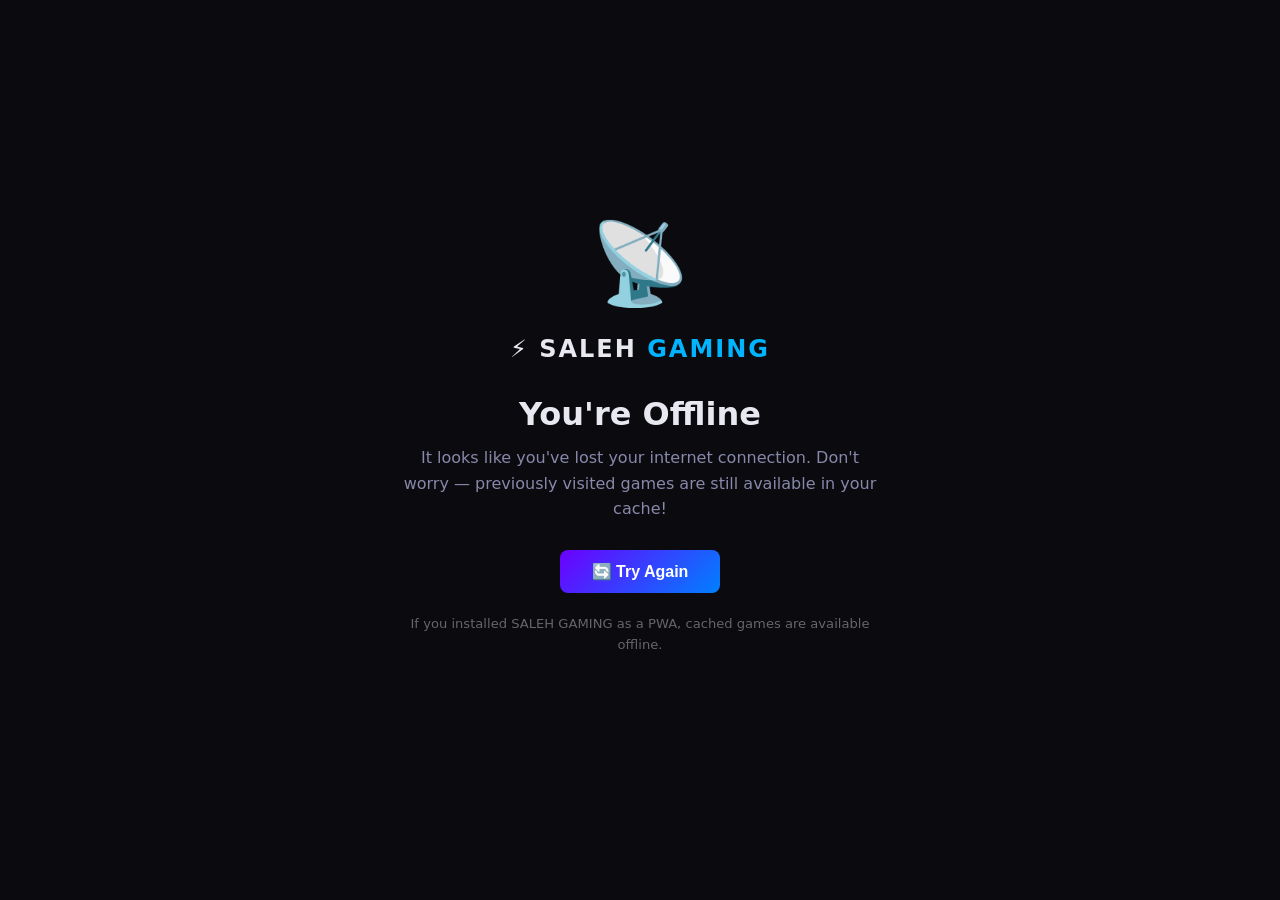
<file: offline.html>
<!DOCTYPE html>
<html lang="en">
<head>
  <meta charset="UTF-8" />
  <meta name="viewport" content="width=device-width, initial-scale=1.0" />
  <title>Offline — SALEH GAMING</title>
  <style>
    *, *::before, *::after { box-sizing: border-box; margin: 0; padding: 0; }
    body {
      background: #0a0a0f; color: #e8e8f0;
      font-family: 'Segoe UI', system-ui, sans-serif;
      min-height: 100vh;
      display: flex; align-items: center; justify-content: center;
      text-align: center; padding: 24px;
    }
    .container { max-width: 480px; }
    .icon { font-size: 5rem; margin-bottom: 24px; animation: pulse 2s ease-in-out infinite; }
    @keyframes pulse {
      0%,100% { transform: scale(1); }
      50%      { transform: scale(1.08); }
    }
    .logo { font-size: 1.5rem; font-weight: 900; letter-spacing: 2px; margin-bottom: 32px; }
    .logo span { color: #00b4ff; }
    h1 { font-size: 2rem; font-weight: 900; margin-bottom: 12px; }
    p { color: #8888aa; line-height: 1.6; margin-bottom: 28px; }
    .btn {
      display: inline-block; padding: 12px 32px;
      background: linear-gradient(135deg, #6c00ff, #0080ff);
      color: #fff; border-radius: 8px; font-weight: 700; font-size: 1rem;
      cursor: pointer; border: none; text-decoration: none;
      transition: opacity 0.2s;
    }
    .btn:hover { opacity: 0.85; }
    .note { margin-top: 20px; font-size: 0.82rem; color: #666; }
  </style>
</head>
<body>
  <div class="container">
    <div class="icon">📡</div>
    <div class="logo">⚡ SALEH <span>GAMING</span></div>
    <h1>You're Offline</h1>
    <p>
      It looks like you've lost your internet connection.
      Don't worry — previously visited games are still available in your cache!
    </p>
    <button class="btn" onclick="window.location.reload()">🔄 Try Again</button>
    <p class="note">
      If you installed SALEH GAMING as a PWA, cached games are available offline.
    </p>
  </div>
</body>
</html>
</file>
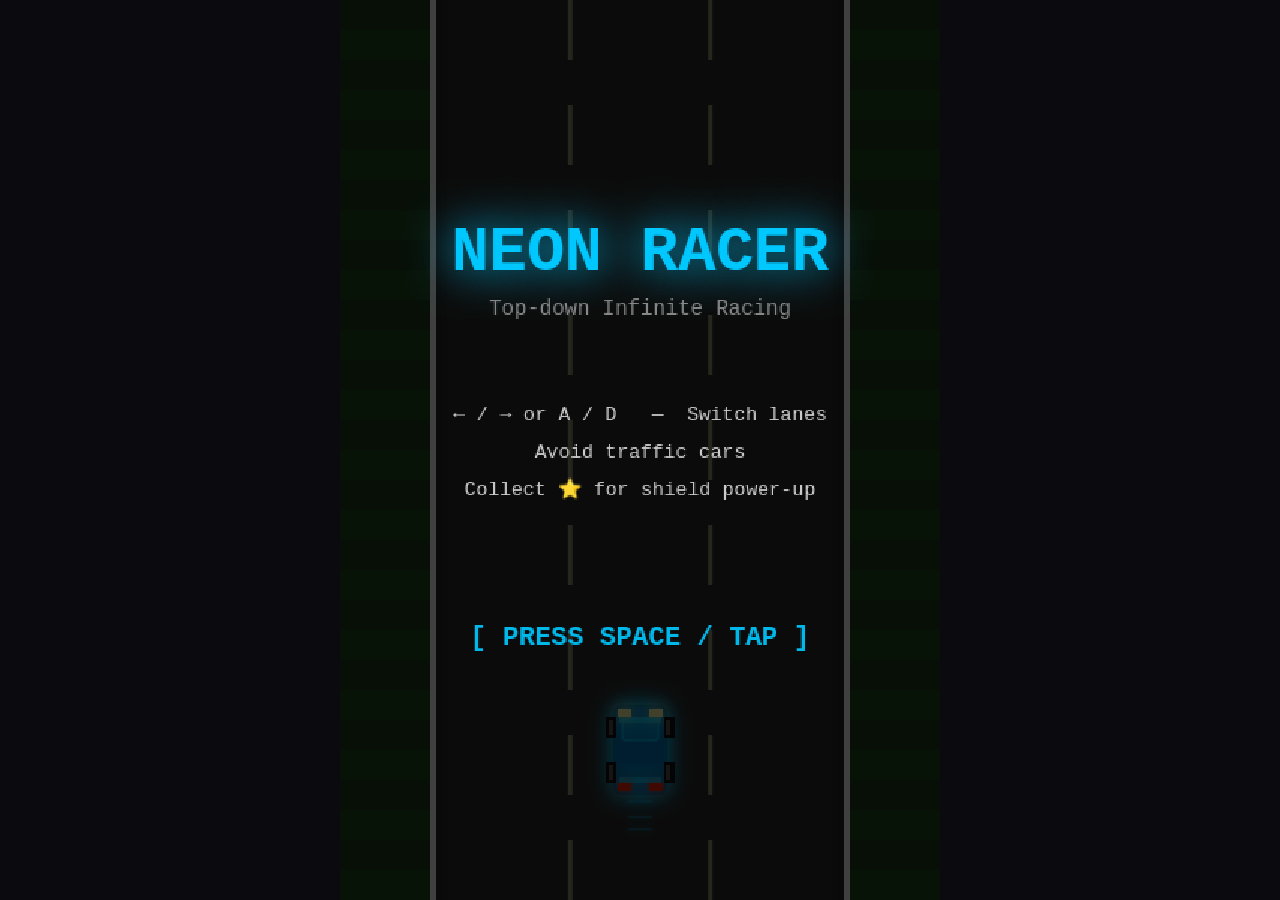
<file: racing.html>
<!DOCTYPE html>
<html lang="en">
<head>
<meta charset="UTF-8">
<meta name="viewport" content="width=device-width, initial-scale=1.0, user-scalable=no">
<title>Infinite Car Racing</title>
<style>
  * { margin: 0; padding: 0; box-sizing: border-box; }
  body {
    background: #0a0a0f;
    display: flex;
    flex-direction: column;
    align-items: center;
    justify-content: center;
    min-height: 100vh;
    font-family: 'Courier New', monospace;
    overflow: hidden;
  }
  #gameWrapper {
    position: relative;
    display: flex;
    align-items: center;
    justify-content: center;
  }
  canvas {
    display: block;
    image-rendering: pixelated;
  }
  #mobileControls {
    display: none;
    position: absolute;
    bottom: 0;
    left: 0;
    right: 0;
    height: 110px;
    pointer-events: none;
  }
  .mBtn {
    position: absolute;
    bottom: 15px;
    width: 90px;
    height: 80px;
    background: rgba(0,200,255,0.15);
    border: 2px solid rgba(0,200,255,0.5);
    border-radius: 12px;
    display: flex;
    align-items: center;
    justify-content: center;
    pointer-events: all;
    cursor: pointer;
    user-select: none;
    -webkit-user-select: none;
    touch-action: none;
    transition: background 0.1s;
  }
  .mBtn:active, .mBtn.pressed { background: rgba(0,200,255,0.4); }
  #btnLeft { left: 15px; }
  #btnRight { right: 15px; }
  .mBtn svg { width: 40px; height: 40px; fill: rgba(0,200,255,0.9); }
</style>
</head>
<body>
<div id="gameWrapper">
  <canvas id="gameCanvas"></canvas>
  <div id="mobileControls">
    <div class="mBtn" id="btnLeft">
      <svg viewBox="0 0 24 24"><path d="M15.41 16.59L10.83 12l4.58-4.59L14 6l-6 6 6 6z"/></svg>
    </div>
    <div class="mBtn" id="btnRight">
      <svg viewBox="0 0 24 24"><path d="M8.59 16.59L13.17 12 8.59 7.41 10 6l6 6-6 6z"/></svg>
    </div>
  </div>
</div>

<script>
// ─── Canvas Setup ────────────────────────────────────────────────────────────
const canvas = document.getElementById('gameCanvas');
const ctx = canvas.getContext('2d');
const GAME_W = 400, GAME_H = 600;
canvas.width = GAME_W; canvas.height = GAME_H;

function scaleCanvas() {
  const vw = window.innerWidth, vh = window.innerHeight;
  const mobileControlsH = isMobile() ? 110 : 0;
  const scale = Math.min(vw / GAME_W, (vh - mobileControlsH) / GAME_H);
  canvas.style.width = (GAME_W * scale) + 'px';
  canvas.style.height = (GAME_H * scale) + 'px';
  document.getElementById('mobileControls').style.width = (GAME_W * scale) + 'px';
  if (isMobile()) document.getElementById('mobileControls').style.display = 'flex';
}
function isMobile() { return window.innerWidth <= 768 || 'ontouchstart' in window; }
window.addEventListener('resize', scaleCanvas);
scaleCanvas();

// ─── Constants ───────────────────────────────────────────────────────────────
const ROAD_LEFT = 60, ROAD_RIGHT = 340, ROAD_W = 280;
const LANE_W = ROAD_W / 3;
const LANES = [
  ROAD_LEFT + LANE_W * 0.5,
  ROAD_LEFT + LANE_W * 1.5,
  ROAD_LEFT + LANE_W * 2.5
];
const CAR_W = 36, CAR_H = 60;
const TRAFFIC_CAR_W = 34, TRAFFIC_CAR_H = 58;

// ─── Game State ──────────────────────────────────────────────────────────────
let state = 'start'; // 'start' | 'playing' | 'over'
let score = 0, bestScore = parseInt(localStorage.getItem('racingBest') || '0');
let speed = 3, baseSpeed = 3;
let scoreTimer = 0;
let shieldTimer = 0;
let rumble = 0;

// ─── Road ────────────────────────────────────────────────────────────────────
let roadOffset = 0;
const DASH_H = 40, DASH_GAP = 30, DASH_TOTAL = DASH_H + DASH_GAP;

// ─── Skid Marks ──────────────────────────────────────────────────────────────
let skidMarks = [];

// ─── Player ──────────────────────────────────────────────────────────────────
const player = {
  lane: 1,
  targetLane: 1,
  x: LANES[1],
  y: GAME_H - 100,
  moving: false,
  shielded: false,
  rumblePhase: 0
};

// ─── Traffic Cars ────────────────────────────────────────────────────────────
const CAR_COLORS = [
  { body: '#e74c3c', roof: '#c0392b', name: 'red' },
  { body: '#f39c12', roof: '#d68910', name: 'orange' },
  { body: '#27ae60', roof: '#1e8449', name: 'green' },
  { body: '#9b59b6', roof: '#7d3c98', name: 'purple' },
  { body: '#e67e22', roof: '#ca6f1e', name: 'amber' },
  { body: '#1abc9c', roof: '#148f77', name: 'teal' },
];
let traffic = [];
let trafficSpawnTimer = 0;
let trafficSpawnInterval = 90;

// ─── Power-ups ───────────────────────────────────────────────────────────────
let powerups = [];
let powerupSpawnTimer = 0;

// ─── Input ───────────────────────────────────────────────────────────────────
const keys = {};
let moveCooldown = 0;
let mobileLeft = false, mobileRight = false;

document.addEventListener('keydown', e => {
  keys[e.code] = true;
  if (state === 'start' || state === 'over') {
    if (e.code === 'Space' || e.code === 'Enter') startGame();
  }
});
document.addEventListener('keyup', e => { keys[e.code] = false; });

// Mobile buttons
const btnLeft = document.getElementById('btnLeft');
const btnRight = document.getElementById('btnRight');
function addBtnEvents(btn, setter) {
  btn.addEventListener('touchstart', e => { e.preventDefault(); setter(true); btn.classList.add('pressed'); }, { passive: false });
  btn.addEventListener('touchend',   e => { e.preventDefault(); setter(false); btn.classList.remove('pressed'); }, { passive: false });
  btn.addEventListener('touchcancel',e => { e.preventDefault(); setter(false); btn.classList.remove('pressed'); }, { passive: false });
  btn.addEventListener('mousedown',  e => { setter(true);  btn.classList.add('pressed'); });
  btn.addEventListener('mouseup',    e => { setter(false); btn.classList.remove('pressed'); });
  btn.addEventListener('mouseleave', e => { setter(false); btn.classList.remove('pressed'); });
}
addBtnEvents(btnLeft,  v => mobileLeft  = v);
addBtnEvents(btnRight, v => mobileRight = v);

// ─── Spawn Helpers ───────────────────────────────────────────────────────────
function spawnTrafficCar() {
  // Pick a random lane, avoid clustering
  const usedLanes = traffic.filter(t => t.y < 120).map(t => t.lane);
  const available = [0,1,2].filter(l => !usedLanes.includes(l));
  if (available.length === 0) return;
  const lane = available[Math.floor(Math.random() * available.length)];
  const color = CAR_COLORS[Math.floor(Math.random() * CAR_COLORS.length)];
  traffic.push({ lane, x: LANES[lane], y: -TRAFFIC_CAR_H, color, hp: 1 });
}

function spawnPowerup() {
  const lane = Math.floor(Math.random() * 3);
  powerups.push({ lane, x: LANES[lane], y: -30, type: 'shield', pulse: 0 });
}

// ─── Game Start ──────────────────────────────────────────────────────────────
function startGame() {
  state = 'playing';
  score = 0; speed = baseSpeed = 3;
  scoreTimer = 0; shieldTimer = 0; rumble = 0;
  moveCooldown = 0;
  traffic = []; powerups = []; skidMarks = [];
  trafficSpawnTimer = 0; trafficSpawnInterval = 90;
  powerupSpawnTimer = 0;
  player.lane = 1; player.targetLane = 1;
  player.x = LANES[1]; player.y = GAME_H - 100;
  player.shielded = false; player.rumblePhase = 0;
}

// ─── Input Processing ────────────────────────────────────────────────────────
function processInput() {
  if (moveCooldown > 0) { moveCooldown--; return; }
  const goLeft  = keys['ArrowLeft']  || keys['KeyA'] || mobileLeft;
  const goRight = keys['ArrowRight'] || keys['KeyD'] || mobileRight;
  if (goLeft && player.targetLane > 0) {
    player.targetLane--;
    moveCooldown = 18;
    addSkid();
  } else if (goRight && player.targetLane < 2) {
    player.targetLane++;
    moveCooldown = 18;
    addSkid();
  }
}

function addSkid() {
  if (speed > 5) {
    skidMarks.push({ x: player.x, y: player.y + CAR_H * 0.4, alpha: 0.5 });
  }
}

// ─── Update ──────────────────────────────────────────────────────────────────
function update() {
  if (state !== 'playing') return;

  processInput();

  // Smooth player lane transition
  const targetX = LANES[player.targetLane];
  player.x += (targetX - player.x) * 0.18;
  player.moving = Math.abs(targetX - player.x) > 1;

  // Speed ramp
  speed = baseSpeed + score * 0.004;
  if (speed > 18) speed = 18;

  // Road scroll
  roadOffset = (roadOffset + speed) % DASH_TOTAL;

  // Score
  scoreTimer++;
  if (scoreTimer >= 60) { score++; scoreTimer = 0; }

  // Shield timer
  if (player.shielded) {
    shieldTimer--;
    if (shieldTimer <= 0) { player.shielded = false; }
  }

  // Rumble
  player.rumblePhase += speed * 0.3;
  rumble = Math.sin(player.rumblePhase) * (speed * 0.3);

  // Traffic spawn
  trafficSpawnTimer++;
  if (trafficSpawnTimer >= trafficSpawnInterval) {
    trafficSpawnTimer = 0;
    trafficSpawnInterval = Math.max(35, 90 - score * 0.4);
    spawnTrafficCar();
    if (traffic.length < 3) spawnTrafficCar();
  }

  // Move traffic
  for (let i = traffic.length - 1; i >= 0; i--) {
    const t = traffic[i];
    t.y += speed * 1.1;
    t.x += (LANES[t.lane] - t.x) * 0.3;
    if (t.y > GAME_H + TRAFFIC_CAR_H) { traffic.splice(i, 1); continue; }

    // Collision check
    if (!player.shielded) {
      const dx = Math.abs(player.x - t.x);
      const dy = Math.abs(player.y - t.y);
      if (dx < (CAR_W + TRAFFIC_CAR_W) * 0.4 && dy < (CAR_H + TRAFFIC_CAR_H) * 0.4) {
        gameOver();
        return;
      }
    }
  }

  // Power-ups
  powerupSpawnTimer++;
  if (powerupSpawnTimer >= 300) {
    powerupSpawnTimer = 0;
    if (Math.random() < 0.6) spawnPowerup();
  }
  for (let i = powerups.length - 1; i >= 0; i--) {
    const p = powerups[i];
    p.y += speed;
    p.pulse += 0.1;
    if (p.y > GAME_H + 40) { powerups.splice(i, 1); continue; }
    const dx = Math.abs(player.x - p.x);
    const dy = Math.abs(player.y - p.y);
    if (dx < 28 && dy < 28) {
      player.shielded = true;
      shieldTimer = 180; // 3 seconds at 60fps
      powerups.splice(i, 1);
    }
  }

  // Fade skid marks
  for (let i = skidMarks.length - 1; i >= 0; i--) {
    skidMarks[i].y += speed;
    skidMarks[i].alpha -= 0.008;
    if (skidMarks[i].alpha <= 0) skidMarks.splice(i, 1);
  }
}

function gameOver() {
  state = 'over';
  if (score > bestScore) { bestScore = score; localStorage.setItem('racingBest', bestScore); }
}

// ─── Draw Helpers ─────────────────────────────────────────────────────────────
function drawRoad() {
  // Grass
  ctx.fillStyle = '#1a3d1a';
  ctx.fillRect(0, 0, ROAD_LEFT, GAME_H);
  ctx.fillRect(ROAD_RIGHT, 0, GAME_W - ROAD_RIGHT, GAME_H);

  // Grass detail stripes
  ctx.fillStyle = '#1f4d1f';
  for (let y = -20; y < GAME_H + 20; y += 40) {
    const ry = (y + roadOffset * 0.3) % GAME_H;
    ctx.fillRect(0, ry, ROAD_LEFT, 20);
    ctx.fillRect(ROAD_RIGHT, ry, GAME_W - ROAD_RIGHT, 20);
  }

  // Road base
  ctx.fillStyle = '#2c2c2c';
  ctx.fillRect(ROAD_LEFT, 0, ROAD_W, GAME_H);

  // Road shading edges
  const rg = ctx.createLinearGradient(ROAD_LEFT, 0, ROAD_RIGHT, 0);
  rg.addColorStop(0,   'rgba(0,0,0,0.3)');
  rg.addColorStop(0.05,'rgba(0,0,0,0)');
  rg.addColorStop(0.95,'rgba(0,0,0,0)');
  rg.addColorStop(1,   'rgba(0,0,0,0.3)');
  ctx.fillStyle = rg;
  ctx.fillRect(ROAD_LEFT, 0, ROAD_W, GAME_H);

  // Road edges (white lines)
  ctx.fillStyle = '#ffffff';
  ctx.fillRect(ROAD_LEFT, 0, 4, GAME_H);
  ctx.fillRect(ROAD_RIGHT - 4, 0, 4, GAME_H);

  // Dashed lane dividers
  ctx.setLineDash([DASH_H, DASH_GAP]);
  ctx.lineDashOffset = -roadOffset;
  ctx.strokeStyle = 'rgba(255,255,200,0.5)';
  ctx.lineWidth = 3;
  for (let d = 1; d <= 2; d++) {
    const lx = ROAD_LEFT + LANE_W * d;
    ctx.beginPath(); ctx.moveTo(lx, 0); ctx.lineTo(lx, GAME_H); ctx.stroke();
  }
  ctx.setLineDash([]);
}

function drawSkidMarks() {
  for (const s of skidMarks) {
    ctx.save();
    ctx.globalAlpha = s.alpha;
    ctx.fillStyle = '#111';
    ctx.fillRect(s.x - 6, s.y - 4, 5, 12);
    ctx.fillRect(s.x + 1, s.y - 4, 5, 12);
    ctx.restore();
  }
}

function drawPlayerCar(x, y) {
  ctx.save();
  ctx.translate(x, y + rumble * 0.5);

  // Shield glow
  if (player.shielded) {
    const pulse = 0.5 + 0.5 * Math.sin(Date.now() * 0.01);
    ctx.shadowColor = '#ffee00';
    ctx.shadowBlur = 20 + pulse * 10;
    ctx.beginPath();
    ctx.arc(0, 0, 35, 0, Math.PI * 2);
    ctx.strokeStyle = `rgba(255,238,0,${0.4 + pulse * 0.3})`;
    ctx.lineWidth = 3;
    ctx.stroke();
    ctx.shadowBlur = 0;
  }

  // Body glow
  ctx.shadowColor = '#00c8ff';
  ctx.shadowBlur = 15;

  // Main body
  ctx.fillStyle = '#003d66';
  roundRect(ctx, -CAR_W/2, -CAR_H/2, CAR_W, CAR_H, 6);
  ctx.fill();

  // Body highlight
  ctx.fillStyle = '#0077bb';
  roundRect(ctx, -CAR_W/2+2, -CAR_H/2+2, CAR_W-4, CAR_H-4, 5);
  ctx.fill();

  // Neon accent stripe
  ctx.fillStyle = '#00c8ff';
  ctx.shadowColor = '#00c8ff'; ctx.shadowBlur = 12;
  ctx.fillRect(-CAR_W/2+4, -CAR_H/2+8, CAR_W-8, 4);
  ctx.fillRect(-CAR_W/2+4, CAR_H/2-12, CAR_W-8, 4);

  // Windshield
  ctx.fillStyle = 'rgba(0,200,255,0.3)';
  ctx.shadowBlur = 0;
  roundRect(ctx, -12, -CAR_H/2+10, 24, 14, 3);
  ctx.fill();
  ctx.strokeStyle = 'rgba(0,200,255,0.7)';
  ctx.lineWidth = 1.5;
  roundRect(ctx, -12, -CAR_H/2+10, 24, 14, 3);
  ctx.stroke();

  // Rear window
  ctx.fillStyle = 'rgba(0,150,200,0.25)';
  roundRect(ctx, -11, CAR_H/2-22, 22, 12, 3);
  ctx.fill();

  // Headlights
  ctx.fillStyle = '#ffffaa';
  ctx.shadowColor = '#ffff88'; ctx.shadowBlur = 10;
  ctx.fillRect(-CAR_W/2+3, -CAR_H/2+3, 9, 5);
  ctx.fillRect(CAR_W/2-12, -CAR_H/2+3, 9, 5);

  // Tail lights
  ctx.fillStyle = '#ff2200';
  ctx.shadowColor = '#ff2200'; ctx.shadowBlur = 8;
  ctx.fillRect(-CAR_W/2+3, CAR_H/2-8, 9, 5);
  ctx.fillRect(CAR_W/2-12, CAR_H/2-8, 9, 5);

  // Wheels
  ctx.fillStyle = '#111';
  ctx.shadowBlur = 0;
  ctx.fillRect(-CAR_W/2-5, -CAR_H/2+8,  7, 14);
  ctx.fillRect( CAR_W/2-2, -CAR_H/2+8,  7, 14);
  ctx.fillRect(-CAR_W/2-5,  CAR_H/2-22, 7, 14);
  ctx.fillRect( CAR_W/2-2,  CAR_H/2-22, 7, 14);
  // Wheel shine
  ctx.fillStyle = '#555';
  ctx.fillRect(-CAR_W/2-3, -CAR_H/2+10, 3, 10);
  ctx.fillRect( CAR_W/2-1, -CAR_H/2+10, 3, 10);
  ctx.fillRect(-CAR_W/2-3,  CAR_H/2-20, 3, 10);
  ctx.fillRect( CAR_W/2-1,  CAR_H/2-20, 3, 10);

  // Engine rumble visual – vibrating lines under car
  ctx.strokeStyle = `rgba(0,200,255,${0.3 + Math.abs(Math.sin(player.rumblePhase)) * 0.4})`;
  ctx.lineWidth = 1.5;
  ctx.shadowColor = '#00c8ff'; ctx.shadowBlur = 6;
  for (let i = 0; i < 3; i++) {
    const off = i * 8 + Math.sin(player.rumblePhase + i) * 3;
    ctx.beginPath();
    ctx.moveTo(-8, CAR_H/2 + 4 + off);
    ctx.lineTo( 8, CAR_H/2 + 4 + off);
    ctx.stroke();
  }

  ctx.restore();
}

function drawTrafficCar(t) {
  ctx.save();
  ctx.translate(t.x, t.y);
  const c = t.color;
  const W = TRAFFIC_CAR_W, H = TRAFFIC_CAR_H;

  // Shadow
  ctx.fillStyle = 'rgba(0,0,0,0.4)';
  ctx.beginPath(); ctx.ellipse(3, H/2+6, 16, 6, 0, 0, Math.PI*2); ctx.fill();

  // Body
  ctx.fillStyle = c.body;
  ctx.shadowColor = c.body; ctx.shadowBlur = 6;
  roundRect(ctx, -W/2, -H/2, W, H, 5);
  ctx.fill();

  // Roof
  ctx.fillStyle = c.roof;
  ctx.shadowBlur = 0;
  roundRect(ctx, -W/2+3, -H/2+8, W-6, H-20, 4);
  ctx.fill();

  // Windshield
  ctx.fillStyle = 'rgba(180,230,255,0.3)';
  roundRect(ctx, -W/2+5, -H/2+10, W-10, 13, 2);
  ctx.fill();

  // Headlights (pointing down as it comes toward player)
  ctx.fillStyle = '#ffff88';
  ctx.fillRect(-W/2+3, H/2-8, 8, 4);
  ctx.fillRect( W/2-11, H/2-8, 8, 4);

  // Taillights (at top – going away side)
  ctx.fillStyle = '#ff3300';
  ctx.fillRect(-W/2+3, -H/2+3, 8, 4);
  ctx.fillRect( W/2-11, -H/2+3, 8, 4);

  // Wheels
  ctx.fillStyle = '#111';
  ctx.fillRect(-W/2-4, -H/2+6,  6, 12);
  ctx.fillRect( W/2-2, -H/2+6,  6, 12);
  ctx.fillRect(-W/2-4,  H/2-18, 6, 12);
  ctx.fillRect( W/2-2,  H/2-18, 6, 12);

  ctx.restore();
}

function drawPowerup(p) {
  ctx.save();
  ctx.translate(p.x, p.y);
  const scale = 1 + Math.sin(p.pulse) * 0.15;
  ctx.scale(scale, scale);
  // Star
  ctx.shadowColor = '#ffee00'; ctx.shadowBlur = 20;
  ctx.fillStyle = '#ffee00';
  drawStar(ctx, 0, 0, 5, 14, 7);
  ctx.fill();
  ctx.fillStyle = '#fff';
  ctx.font = 'bold 10px Arial';
  ctx.textAlign = 'center';
  ctx.textBaseline = 'middle';
  ctx.fillText('S', 0, 0);
  ctx.restore();
}

function drawStar(ctx, cx, cy, spikes, outerR, innerR) {
  let rot = Math.PI / 2 * 3, step = Math.PI / spikes;
  ctx.beginPath(); ctx.moveTo(cx, cy - outerR);
  for (let i = 0; i < spikes; i++) {
    ctx.lineTo(cx + Math.cos(rot) * outerR, cy + Math.sin(rot) * outerR); rot += step;
    ctx.lineTo(cx + Math.cos(rot) * innerR, cy + Math.sin(rot) * innerR); rot += step;
  }
  ctx.lineTo(cx, cy - outerR); ctx.closePath();
}

function roundRect(ctx, x, y, w, h, r) {
  ctx.beginPath();
  ctx.moveTo(x + r, y);
  ctx.lineTo(x + w - r, y);
  ctx.arcTo(x + w, y, x + w, y + r, r);
  ctx.lineTo(x + w, y + h - r);
  ctx.arcTo(x + w, y + h, x + w - r, y + h, r);
  ctx.lineTo(x + r, y + h);
  ctx.arcTo(x, y + h, x, y + h - r, r);
  ctx.lineTo(x, y + r);
  ctx.arcTo(x, y, x + r, y, r);
  ctx.closePath();
}

function drawHUD() {
  // Score
  ctx.save();
  ctx.fillStyle = 'rgba(0,0,0,0.5)';
  ctx.fillRect(4, 4, 160, 54);
  ctx.fillStyle = '#00c8ff';
  ctx.font = 'bold 13px Courier New';
  ctx.fillText('SCORE: ' + score, 12, 22);
  ctx.fillStyle = '#aaa';
  ctx.font = '11px Courier New';
  ctx.fillText('BEST:  ' + bestScore, 12, 38);
  // Speed bar
  ctx.fillStyle = '#333';
  ctx.fillRect(12, 46, 140, 6);
  const spd = Math.min((speed - 3) / 15, 1);
  const sg = ctx.createLinearGradient(12, 0, 152, 0);
  sg.addColorStop(0, '#00ff88'); sg.addColorStop(0.5, '#ffee00'); sg.addColorStop(1, '#ff3300');
  ctx.fillStyle = sg;
  ctx.fillRect(12, 46, 140 * spd, 6);
  ctx.fillStyle = '#00c8ff';
  ctx.font = '10px Courier New';
  ctx.fillText('SPD', 12, 62);
  ctx.restore();

  // Shield indicator
  if (player.shielded) {
    ctx.save();
    ctx.fillStyle = 'rgba(0,0,0,0.5)';
    ctx.fillRect(GAME_W-90, 4, 86, 28);
    ctx.shadowColor = '#ffee00'; ctx.shadowBlur = 10;
    ctx.fillStyle = '#ffee00';
    ctx.font = 'bold 12px Courier New';
    ctx.fillText('⚡ SHIELD', GAME_W-86, 22);
    // Timer bar
    ctx.fillStyle = '#333';
    ctx.fillRect(GAME_W-86, 24, 78, 5);
    ctx.fillStyle = '#ffee00';
    ctx.fillRect(GAME_W-86, 24, 78 * (shieldTimer/180), 5);
    ctx.restore();
  }
}

function drawStartScreen() {
  ctx.save();
  ctx.fillStyle = 'rgba(0,0,0,0.75)';
  ctx.fillRect(0, 0, GAME_W, GAME_H);

  // Title glow
  ctx.shadowColor = '#00c8ff'; ctx.shadowBlur = 30;
  ctx.fillStyle = '#00c8ff';
  ctx.font = 'bold 42px Courier New';
  ctx.textAlign = 'center';
  ctx.fillText('NEON RACER', GAME_W/2, 180);
  ctx.shadowBlur = 0;

  ctx.fillStyle = '#888';
  ctx.font = '14px Courier New';
  ctx.fillText('Top-down Infinite Racing', GAME_W/2, 210);

  ctx.fillStyle = '#ccc';
  ctx.font = '13px Courier New';
  ctx.fillText('← / → or A / D   —  Switch lanes', GAME_W/2, 280);
  ctx.fillText('Avoid traffic cars', GAME_W/2, 305);
  ctx.fillText('Collect ⭐ for shield power-up', GAME_W/2, 330);

  if (bestScore > 0) {
    ctx.fillStyle = '#ffee00';
    ctx.font = 'bold 13px Courier New';
    ctx.fillText('BEST: ' + bestScore, GAME_W/2, 365);
  }

  // Pulsing button
  const pulse = 0.7 + 0.3 * Math.sin(Date.now() * 0.004);
  ctx.globalAlpha = pulse;
  ctx.fillStyle = '#00c8ff';
  ctx.font = 'bold 18px Courier New';
  ctx.fillText('[ PRESS SPACE / TAP ]', GAME_W/2, 430);
  ctx.restore();
}

function drawGameOver() {
  ctx.save();
  ctx.fillStyle = 'rgba(0,0,0,0.8)';
  ctx.fillRect(0, 0, GAME_W, GAME_H);

  ctx.shadowColor = '#ff3300'; ctx.shadowBlur = 30;
  ctx.fillStyle = '#ff3300';
  ctx.font = 'bold 44px Courier New';
  ctx.textAlign = 'center';
  ctx.fillText('CRASH!', GAME_W/2, 200);
  ctx.shadowBlur = 0;

  ctx.fillStyle = '#fff';
  ctx.font = 'bold 20px Courier New';
  ctx.fillText('SCORE: ' + score, GAME_W/2, 260);
  ctx.fillStyle = '#ffee00';
  ctx.font = '16px Courier New';
  ctx.fillText('BEST:  ' + bestScore, GAME_W/2, 290);

  const pulse = 0.7 + 0.3 * Math.sin(Date.now() * 0.004);
  ctx.globalAlpha = pulse;
  ctx.fillStyle = '#00c8ff';
  ctx.font = 'bold 16px Courier New';
  ctx.fillText('[ SPACE / TAP TO RESTART ]', GAME_W/2, 370);
  ctx.restore();
}

// Tap to start/restart on canvas
canvas.addEventListener('click', () => {
  if (state === 'start' || state === 'over') startGame();
});
canvas.addEventListener('touchend', e => {
  e.preventDefault();
  if (state === 'start' || state === 'over') startGame();
}, { passive: false });

// ─── Game Loop ────────────────────────────────────────────────────────────────
let lastTime = 0;
function loop(ts) {
  requestAnimationFrame(loop);
  update();
  draw();
}

function draw() {
  ctx.clearRect(0, 0, GAME_W, GAME_H);
  drawRoad();
  drawSkidMarks();

  if (state === 'playing' || state === 'over') {
    for (const p of powerups) drawPowerup(p);
    for (const t of traffic) drawTrafficCar(t);
    drawPlayerCar(player.x, player.y);
    drawHUD();
  }

  if (state === 'start') { drawPlayerCar(LANES[1], GAME_H - 100); drawStartScreen(); }
  if (state === 'over')  drawGameOver();
}

requestAnimationFrame(loop);
</script>
</body>
</html>
</file>
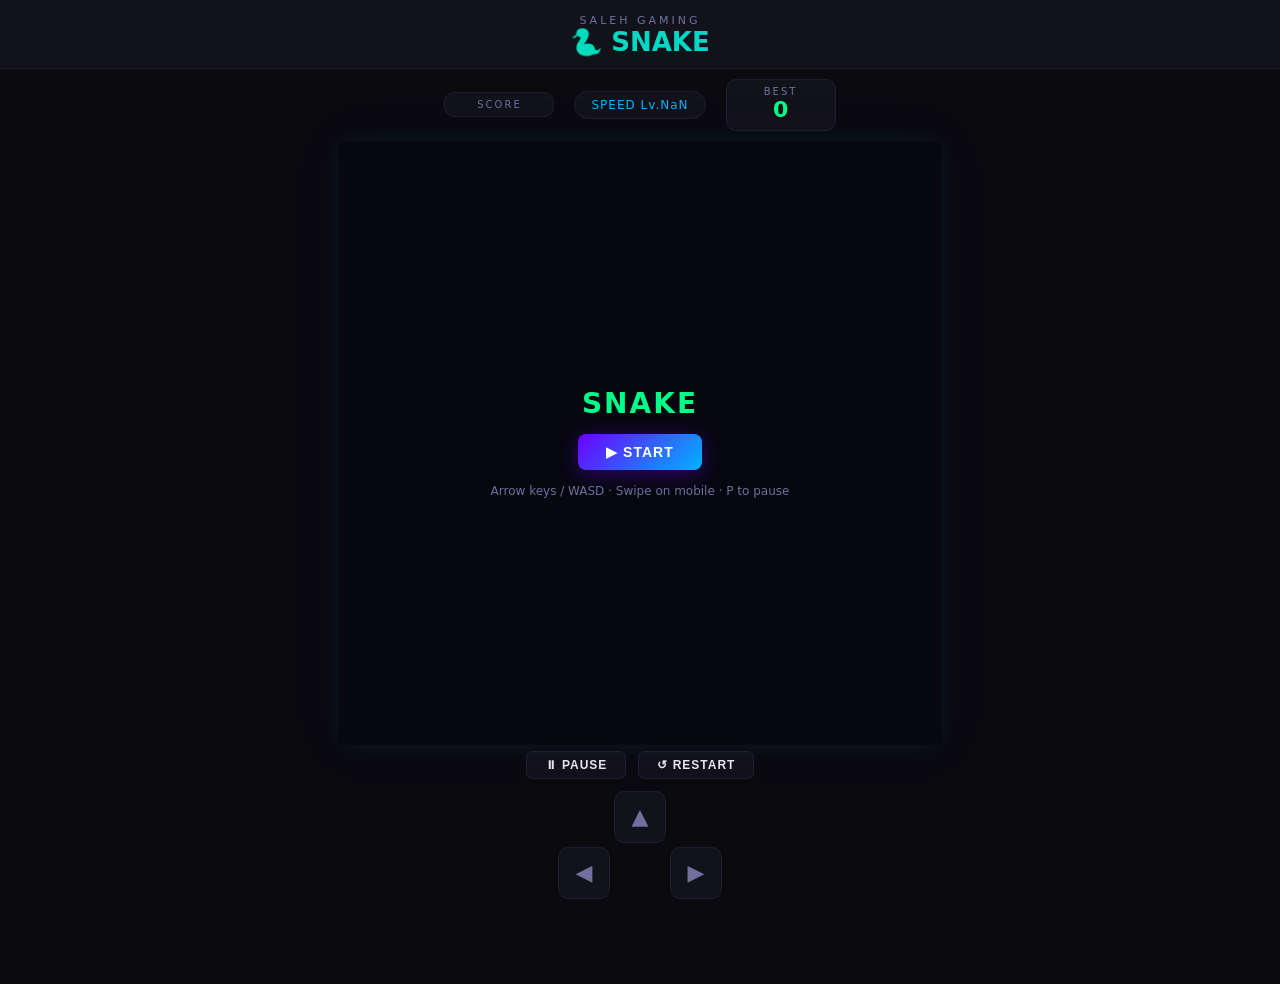
<file: snake.html>
<!DOCTYPE html>
<html lang="en">
<head>
<meta charset="UTF-8">
<meta name="viewport" content="width=device-width, initial-scale=1.0, user-scalable=no">
<title>Snake – SALEH GAMING</title>
<style>
  *, *::before, *::after { box-sizing: border-box; margin: 0; padding: 0; }

  :root {
    --bg:        #0a0a0f;
    --surface:   #12121a;
    --border:    #1e1e2e;
    --text:      #e8e8f0;
    --muted:     #7070a0;
    --purple:    #6c00ff;
    --blue:      #00b4ff;
    --green:     #00ff88;
    --red:       #ff4444;
    --btn-hover: #1a1a2e;
  }

  html, body {
    width: 100%; height: 100%;
    background: var(--bg);
    color: var(--text);
    font-family: 'Segoe UI', system-ui, sans-serif;
    display: flex;
    flex-direction: column;
    align-items: center;
    overflow-x: hidden;
  }

  /* ── Header ── */
  header {
    width: 100%;
    padding: 14px 20px 10px;
    text-align: center;
    border-bottom: 1px solid var(--border);
    background: var(--surface);
    flex-shrink: 0;
  }
  header .brand {
    font-size: 11px;
    letter-spacing: 3px;
    text-transform: uppercase;
    color: var(--muted);
  }
  header h1 {
    font-size: 26px;
    font-weight: 700;
    background: linear-gradient(90deg, var(--green), var(--blue));
    -webkit-background-clip: text;
    -webkit-text-fill-color: transparent;
    background-clip: text;
    line-height: 1.2;
  }

  /* ── Score bar ── */
  #score-bar {
    display: flex;
    gap: 20px;
    padding: 10px 20px;
    align-items: center;
    justify-content: center;
    flex-wrap: wrap;
    flex-shrink: 0;
  }
  .score-box {
    background: var(--surface);
    border: 1px solid var(--border);
    border-radius: 10px;
    padding: 6px 18px;
    text-align: center;
    min-width: 110px;
  }
  .score-box .label {
    font-size: 10px;
    letter-spacing: 2px;
    color: var(--muted);
    text-transform: uppercase;
  }
  .score-box .value {
    font-size: 22px;
    font-weight: 700;
    color: var(--green);
    line-height: 1.2;
  }
  #speed-badge {
    background: var(--surface);
    border: 1px solid var(--border);
    border-radius: 20px;
    padding: 6px 16px;
    font-size: 12px;
    color: var(--blue);
    letter-spacing: 1px;
  }

  /* ── Canvas wrapper ── */
  #canvas-wrap {
    position: relative;
    flex-shrink: 0;
  }
  #gameCanvas {
    display: block;
    border: 2px solid var(--border);
    border-radius: 8px;
    background: #080810;
    /* glow */
    box-shadow: 0 0 20px rgba(0,255,136,0.08), 0 0 60px rgba(108,0,255,0.06);
  }

  /* ── Overlay (start / pause / game-over) ── */
  #overlay {
    position: absolute;
    inset: 0;
    display: flex;
    flex-direction: column;
    align-items: center;
    justify-content: center;
    gap: 14px;
    background: rgba(8,8,16,0.85);
    border-radius: 6px;
    backdrop-filter: blur(4px);
  }
  #overlay h2 {
    font-size: 28px;
    font-weight: 800;
    letter-spacing: 2px;
  }
  #overlay .ov-score { font-size: 16px; color: var(--muted); }
  #overlay .ov-score span { color: var(--green); font-weight: 700; }
  #overlay p.hint { font-size: 12px; color: var(--muted); text-align: center; padding: 0 20px; }

  /* ── Buttons ── */
  .btn {
    cursor: pointer;
    border: none;
    border-radius: 8px;
    font-size: 14px;
    font-weight: 700;
    letter-spacing: 1px;
    padding: 10px 28px;
    transition: transform .1s, box-shadow .2s;
    text-transform: uppercase;
  }
  .btn:active { transform: scale(.96); }
  .btn-primary {
    background: linear-gradient(135deg, var(--purple), var(--blue));
    color: #fff;
    box-shadow: 0 4px 20px rgba(108,0,255,0.4);
  }
  .btn-primary:hover { box-shadow: 0 6px 28px rgba(108,0,255,0.6); }

  /* ── Control row (pause btn) ── */
  #ctrl-row {
    display: flex;
    gap: 12px;
    align-items: center;
    margin: 6px 0 4px;
    flex-shrink: 0;
  }
  .btn-sm {
    padding: 6px 18px;
    font-size: 12px;
    border-radius: 6px;
    border: 1px solid var(--border);
    background: var(--surface);
    color: var(--text);
    cursor: pointer;
    transition: background .15s;
    text-transform: uppercase;
    letter-spacing: 1px;
    font-weight: 600;
  }
  .btn-sm:hover { background: var(--btn-hover); }

  /* ── D-pad ── */
  #dpad {
    display: grid;
    grid-template-areas:
      ". up ."
      "left . right"
      ". down .";
    grid-template-columns: repeat(3, 52px);
    grid-template-rows: repeat(3, 52px);
    gap: 4px;
    margin: 8px 0 6px;
    flex-shrink: 0;
  }
  .dpad-btn {
    display: flex;
    align-items: center;
    justify-content: center;
    background: var(--surface);
    border: 1px solid var(--border);
    border-radius: 10px;
    font-size: 22px;
    cursor: pointer;
    user-select: none;
    color: var(--muted);
    transition: background .1s, color .1s;
    -webkit-tap-highlight-color: transparent;
  }
  .dpad-btn:active, .dpad-btn.pressed {
    background: var(--border);
    color: var(--green);
  }
  #dpad-up    { grid-area: up; }
  #dpad-left  { grid-area: left; }
  #dpad-right { grid-area: right; }
  #dpad-down  { grid-area: down; }

  /* ── Instructions ── */
  #instructions {
    font-size: 11px;
    color: var(--muted);
    text-align: center;
    padding: 0 16px 10px;
    flex-shrink: 0;
  }
</style>
</head>
<body>

<header>
  <div class="brand">SALEH GAMING</div>
  <h1>🐍 SNAKE</h1>
</header>

<div id="score-bar">
  <div class="score-box">
    <div class="label">Score</div>
    <div class="value" id="score-val">0</div>
  </div>
  <div id="speed-badge">SPEED Lv.1</div>
  <div class="score-box">
    <div class="label">Best</div>
    <div class="value" id="best-val">0</div>
  </div>
</div>

<div id="canvas-wrap">
  <canvas id="gameCanvas"></canvas>

  <!-- overlay panel -->
  <div id="overlay">
    <h2 id="ov-title" style="color:var(--green)">SNAKE</h2>
    <div class="ov-score" id="ov-score" style="display:none">
      Score: <span id="ov-score-val">0</span>
    </div>
    <button class="btn btn-primary" id="ov-btn">▶ START</button>
    <p class="hint" id="ov-hint">Arrow keys / WASD · Swipe on mobile<br>P to pause</p>
  </div>
</div>

<div id="ctrl-row">
  <button class="btn-sm" id="pause-btn">⏸ Pause</button>
  <button class="btn-sm" id="restart-btn">↺ Restart</button>
</div>

<div id="dpad">
  <div class="dpad-btn" id="dpad-up">▲</div>
  <div class="dpad-btn" id="dpad-left">◀</div>
  <div class="dpad-btn" id="dpad-right">▶</div>
  <div class="dpad-btn" id="dpad-down">▼</div>
</div>

<div id="instructions">
  Desktop: Arrow / WASD keys &nbsp;|&nbsp; Mobile: Swipe or D-pad &nbsp;|&nbsp; P = Pause
</div>

<script>
'use strict';

/* ═══════════════════════════════════════════════════
   CONFIG
═══════════════════════════════════════════════════ */
const CONFIG = {
  CELL:        20,          // px per grid cell
  MIN_SIZE:    360,
  MAX_SIZE:    600,
  BASE_SPEED:  140,         // ms per tick (lower = faster)
  SPEED_STEP:  6,           // ms reduction per score threshold
  SCORE_STEP:  50,          // score points per speed level
  SCORE_INC:   10,
  BG:          '#080810',
  GRID_LINE:   '#0f0f1e',
  SNAKE_HEAD:  '#00ff88',
  SNAKE_BODY:  '#00cc6a',
  SNAKE_GLOW:  'rgba(0,255,136,0.35)',
  FOOD_COLOR:  '#ff4444',
  FOOD_GLOW:   'rgba(255,68,68,0.5)',
};

/* ═══════════════════════════════════════════════════
   STATE
═══════════════════════════════════════════════════ */
const canvas  = document.getElementById('gameCanvas');
const ctx     = canvas.getContext('2d');
const overlay = document.getElementById('overlay');
const ovTitle = document.getElementById('ov-title');
const ovScore = document.getElementById('ov-score');
const ovScoreVal = document.getElementById('ov-score-val');
const ovBtn   = document.getElementById('ov-btn');
const ovHint  = document.getElementById('ov-hint');
const scoreEl = document.getElementById('score-val');
const bestEl  = document.getElementById('best-val');
const speedEl = document.getElementById('speed-badge');
const pauseBtn   = document.getElementById('pause-btn');
const restartBtn = document.getElementById('restart-btn');

let COLS, ROWS;          // grid dimensions (computed from canvas size)
let snake, dir, nextDir, food;
let score, highScore;
let gameState;           // 'idle' | 'running' | 'paused' | 'over'
let tickTimer = null;
let foodPulse = 0;       // animation counter for food

highScore = parseInt(localStorage.getItem('snake_hs') || '0', 10);
bestEl.textContent = highScore;

/* ═══════════════════════════════════════════════════
   RESIZE
═══════════════════════════════════════════════════ */
function resize() {
  const avail = Math.min(
    window.innerWidth  - 24,
    window.innerHeight - 260,   // leave room for UI
    CONFIG.MAX_SIZE
  );
  const size = Math.max(CONFIG.MIN_SIZE, avail);
  // snap to cell grid
  const snapped = Math.floor(size / CONFIG.CELL) * CONFIG.CELL;
  canvas.width  = snapped;
  canvas.height = snapped;
  COLS = snapped / CONFIG.CELL;
  ROWS = snapped / CONFIG.CELL;
}

window.addEventListener('resize', () => {
  resize();
  if (gameState === 'idle' || gameState === 'over') drawOverlayBg();
  else if (gameState === 'paused' || gameState === 'running') drawFrame();
});

/* ═══════════════════════════════════════════════════
   INIT / RESTART
═══════════════════════════════════════════════════ */
function initGame() {
  clearTimeout(tickTimer);
  resize();

  // Snake starts in center-ish, length 3, moving right
  const startX = Math.floor(COLS / 2);
  const startY = Math.floor(ROWS / 2);
  snake = [
    { x: startX,     y: startY },
    { x: startX - 1, y: startY },
    { x: startX - 2, y: startY },
  ];
  dir     = { x: 1, y: 0 };
  nextDir = { x: 1, y: 0 };
  score   = 0;
  foodPulse = 0;

  placeFood();
  updateScoreUI();
  gameState = 'running';
  overlay.style.display = 'none';
  pauseBtn.textContent  = '⏸ Pause';
  loop();
}

/* ═══════════════════════════════════════════════════
   FOOD
═══════════════════════════════════════════════════ */
function placeFood() {
  let pos;
  do {
    pos = {
      x: Math.floor(Math.random() * COLS),
      y: Math.floor(Math.random() * ROWS),
    };
  } while (snake.some(s => s.x === pos.x && s.y === pos.y));
  food = pos;
}

/* ═══════════════════════════════════════════════════
   GAME LOOP
═══════════════════════════════════════════════════ */
function getSpeed() {
  const level = Math.floor(score / CONFIG.SCORE_STEP);
  return Math.max(60, CONFIG.BASE_SPEED - level * CONFIG.SPEED_STEP);
}

function loop() {
  if (gameState !== 'running') return;
  tick();
  tickTimer = setTimeout(loop, getSpeed());
}

function tick() {
  dir = { ...nextDir };

  // New head position
  const head = {
    x: snake[0].x + dir.x,
    y: snake[0].y + dir.y,
  };

  // Wall collision
  if (head.x < 0 || head.x >= COLS || head.y < 0 || head.y >= ROWS) {
    return endGame();
  }
  // Self collision
  if (snake.some(s => s.x === head.x && s.y === head.y)) {
    return endGame();
  }

  snake.unshift(head);

  // Food eaten
  if (head.x === food.x && head.y === food.y) {
    score += CONFIG.SCORE_INC;
    if (score > highScore) {
      highScore = score;
      localStorage.setItem('snake_hs', highScore);
    }
    updateScoreUI();
    placeFood();
    foodPulse = 0;
  } else {
    snake.pop();
  }

  drawFrame();
}

/* ═══════════════════════════════════════════════════
   DRAWING
═══════════════════════════════════════════════════ */
function drawFrame() {
  const cw = canvas.width;
  const ch = canvas.height;
  const C  = CONFIG.CELL;

  // Background
  ctx.fillStyle = CONFIG.BG;
  ctx.fillRect(0, 0, cw, ch);

  // Grid lines (subtle)
  ctx.strokeStyle = CONFIG.GRID_LINE;
  ctx.lineWidth = 0.5;
  for (let x = 0; x <= cw; x += C) {
    ctx.beginPath(); ctx.moveTo(x, 0); ctx.lineTo(x, ch); ctx.stroke();
  }
  for (let y = 0; y <= ch; y += C) {
    ctx.beginPath(); ctx.moveTo(0, y); ctx.lineTo(cw, y); ctx.stroke();
  }

  // Food (pulsing circle with glow)
  foodPulse = (foodPulse + 1) % 60;
  const scale = 1 + Math.sin(foodPulse * Math.PI / 30) * 0.12;
  const fr = (C / 2 - 2) * scale;
  const fx = food.x * C + C / 2;
  const fy = food.y * C + C / 2;
  ctx.save();
  ctx.shadowColor = CONFIG.FOOD_GLOW;
  ctx.shadowBlur  = 18;
  ctx.fillStyle   = CONFIG.FOOD_COLOR;
  ctx.beginPath();
  ctx.arc(fx, fy, fr, 0, Math.PI * 2);
  ctx.fill();
  ctx.restore();

  // Snake body
  for (let i = snake.length - 1; i >= 0; i--) {
    const seg = snake[i];
    const isHead = i === 0;
    const alpha  = isHead ? 1 : Math.max(0.3, 1 - i / snake.length * 0.6);
    const r      = isHead ? C / 2 - 1 : C / 2 - 2;

    ctx.save();
    if (isHead) {
      ctx.shadowColor = CONFIG.SNAKE_GLOW;
      ctx.shadowBlur  = 16;
    }
    ctx.globalAlpha = alpha;
    ctx.fillStyle   = isHead ? CONFIG.SNAKE_HEAD : CONFIG.SNAKE_BODY;
    ctx.beginPath();
    roundRect(ctx,
      seg.x * C + 2,
      seg.y * C + 2,
      C - 4, C - 4, 5
    );
    ctx.fill();
    ctx.restore();
  }

  // Eyes on head
  drawEyes();
}

function drawEyes() {
  if (!snake.length) return;
  const C  = CONFIG.CELL;
  const h  = snake[0];
  const hx = h.x * C;
  const hy = h.y * C;
  const d  = dir;

  // Eye positions depend on direction
  let e1, e2;
  if (d.x === 1)       { e1 = {x:hx+C-5, y:hy+4};     e2 = {x:hx+C-5, y:hy+C-7}; }
  else if (d.x === -1) { e1 = {x:hx+4,   y:hy+4};     e2 = {x:hx+4,   y:hy+C-7}; }
  else if (d.y === -1) { e1 = {x:hx+4,   y:hy+4};     e2 = {x:hx+C-7, y:hy+4}; }
  else                 { e1 = {x:hx+4,   y:hy+C-5};   e2 = {x:hx+C-7, y:hy+C-5}; }

  ctx.fillStyle = '#0a0a0f';
  [e1, e2].forEach(e => {
    ctx.beginPath();
    ctx.arc(e.x + 1.5, e.y + 1.5, 2.5, 0, Math.PI * 2);
    ctx.fill();
  });
}

function roundRect(ctx, x, y, w, h, r) {
  ctx.beginPath();
  ctx.moveTo(x + r, y);
  ctx.lineTo(x + w - r, y);
  ctx.quadraticCurveTo(x + w, y, x + w, y + r);
  ctx.lineTo(x + w, y + h - r);
  ctx.quadraticCurveTo(x + w, y + h, x + w - r, y + h);
  ctx.lineTo(x + r, y + h);
  ctx.quadraticCurveTo(x, y + h, x, y + h - r);
  ctx.lineTo(x, y + r);
  ctx.quadraticCurveTo(x, y, x + r, y);
  ctx.closePath();
}

function drawOverlayBg() {
  resize();
  ctx.fillStyle = CONFIG.BG;
  ctx.fillRect(0, 0, canvas.width, canvas.height);
}

/* ═══════════════════════════════════════════════════
   UI
═══════════════════════════════════════════════════ */
function updateScoreUI() {
  scoreEl.textContent = score;
  bestEl.textContent  = highScore;
  const level = Math.floor(score / CONFIG.SCORE_STEP) + 1;
  speedEl.textContent = `SPEED Lv.${level}`;
}

function showOverlay(title, color, btnText, showScore) {
  ovTitle.textContent = title;
  ovTitle.style.color = color;
  ovBtn.textContent   = btnText;
  ovScore.style.display = showScore ? '' : 'none';
  ovScoreVal.textContent = score;
  overlay.style.display = 'flex';
}

/* ═══════════════════════════════════════════════════
   GAME STATES
═══════════════════════════════════════════════════ */
function startGame() { initGame(); }

function endGame() {
  gameState = 'over';
  clearTimeout(tickTimer);
  drawFrame();
  showOverlay('GAME OVER', '#ff4444', '↺ RESTART', true);
  ovHint.textContent = '';
}

function pauseGame() {
  if (gameState !== 'running' && gameState !== 'paused') return;
  if (gameState === 'running') {
    gameState = 'paused';
    clearTimeout(tickTimer);
    pauseBtn.textContent = '▶ Resume';
    showOverlay('PAUSED', '#00b4ff', '▶ RESUME', false);
    ovHint.textContent = 'Press P to resume';
  } else {
    gameState = 'running';
    overlay.style.display = 'none';
    pauseBtn.textContent = '⏸ Pause';
    loop();
  }
}

/* ═══════════════════════════════════════════════════
   INPUT — KEYBOARD
═══════════════════════════════════════════════════ */
document.addEventListener('keydown', e => {
  switch (e.key) {
    case 'ArrowUp':    case 'w': case 'W':
      if (dir.y !== 1)  nextDir = { x: 0, y: -1 };
      e.preventDefault(); break;
    case 'ArrowDown':  case 's': case 'S':
      if (dir.y !== -1) nextDir = { x: 0, y: 1 };
      e.preventDefault(); break;
    case 'ArrowLeft':  case 'a': case 'A':
      if (dir.x !== 1)  nextDir = { x: -1, y: 0 };
      e.preventDefault(); break;
    case 'ArrowRight': case 'd': case 'D':
      if (dir.x !== -1) nextDir = { x: 1, y: 0 };
      e.preventDefault(); break;
    case 'p': case 'P':
      pauseGame(); break;
  }
});

/* ═══════════════════════════════════════════════════
   INPUT — TOUCH SWIPE
═══════════════════════════════════════════════════ */
let touchStartX = null, touchStartY = null;

canvas.addEventListener('touchstart', e => {
  touchStartX = e.touches[0].clientX;
  touchStartY = e.touches[0].clientY;
  e.preventDefault();
}, { passive: false });

canvas.addEventListener('touchend', e => {
  if (touchStartX === null) return;
  const dx = e.changedTouches[0].clientX - touchStartX;
  const dy = e.changedTouches[0].clientY - touchStartY;
  if (Math.abs(dx) < 10 && Math.abs(dy) < 10) return; // tap, ignore
  if (Math.abs(dx) > Math.abs(dy)) {
    // Horizontal swipe
    if (dx > 0 && dir.x !== -1) nextDir = { x: 1, y: 0 };
    else if (dx < 0 && dir.x !== 1) nextDir = { x: -1, y: 0 };
  } else {
    // Vertical swipe
    if (dy > 0 && dir.y !== -1) nextDir = { x: 0, y: 1 };
    else if (dy < 0 && dir.y !== 1) nextDir = { x: 0, y: -1 };
  }
  touchStartX = null;
  e.preventDefault();
}, { passive: false });

/* ═══════════════════════════════════════════════════
   INPUT — D-PAD
═══════════════════════════════════════════════════ */
function dpadPress(dx, dy) {
  if (gameState !== 'running') return;
  if (dx === 1  && dir.x !== -1) nextDir = { x: 1,  y: 0 };
  if (dx === -1 && dir.x !== 1)  nextDir = { x: -1, y: 0 };
  if (dy === 1  && dir.y !== -1) nextDir = { x: 0,  y: 1 };
  if (dy === -1 && dir.y !== 1)  nextDir = { x: 0,  y: -1 };
}

function bindDpad(id, dx, dy) {
  const el = document.getElementById(id);
  const press = () => dpadPress(dx, dy);
  el.addEventListener('touchstart', e => { press(); el.classList.add('pressed'); e.preventDefault(); }, { passive: false });
  el.addEventListener('touchend',   e => { el.classList.remove('pressed'); e.preventDefault(); }, { passive: false });
  el.addEventListener('mousedown',  press);
}
bindDpad('dpad-up',    0, -1);
bindDpad('dpad-down',  0,  1);
bindDpad('dpad-left', -1,  0);
bindDpad('dpad-right', 1,  0);

/* ═══════════════════════════════════════════════════
   BUTTON LISTENERS
═══════════════════════════════════════════════════ */
ovBtn.addEventListener('click', () => {
  if (gameState === 'idle' || gameState === 'over') startGame();
  else if (gameState === 'paused') pauseGame();
});
pauseBtn.addEventListener('click', pauseGame);
restartBtn.addEventListener('click', () => {
  if (gameState !== 'idle') startGame();
});

/* ═══════════════════════════════════════════════════
   BOOT
═══════════════════════════════════════════════════ */
resize();
gameState = 'idle';
drawOverlayBg();
showOverlay('SNAKE', 'var(--green)', '▶ START', false);
ovHint.textContent = 'Arrow keys / WASD · Swipe on mobile · P to pause';
updateScoreUI();
</script>
</body>
</html>
</file>
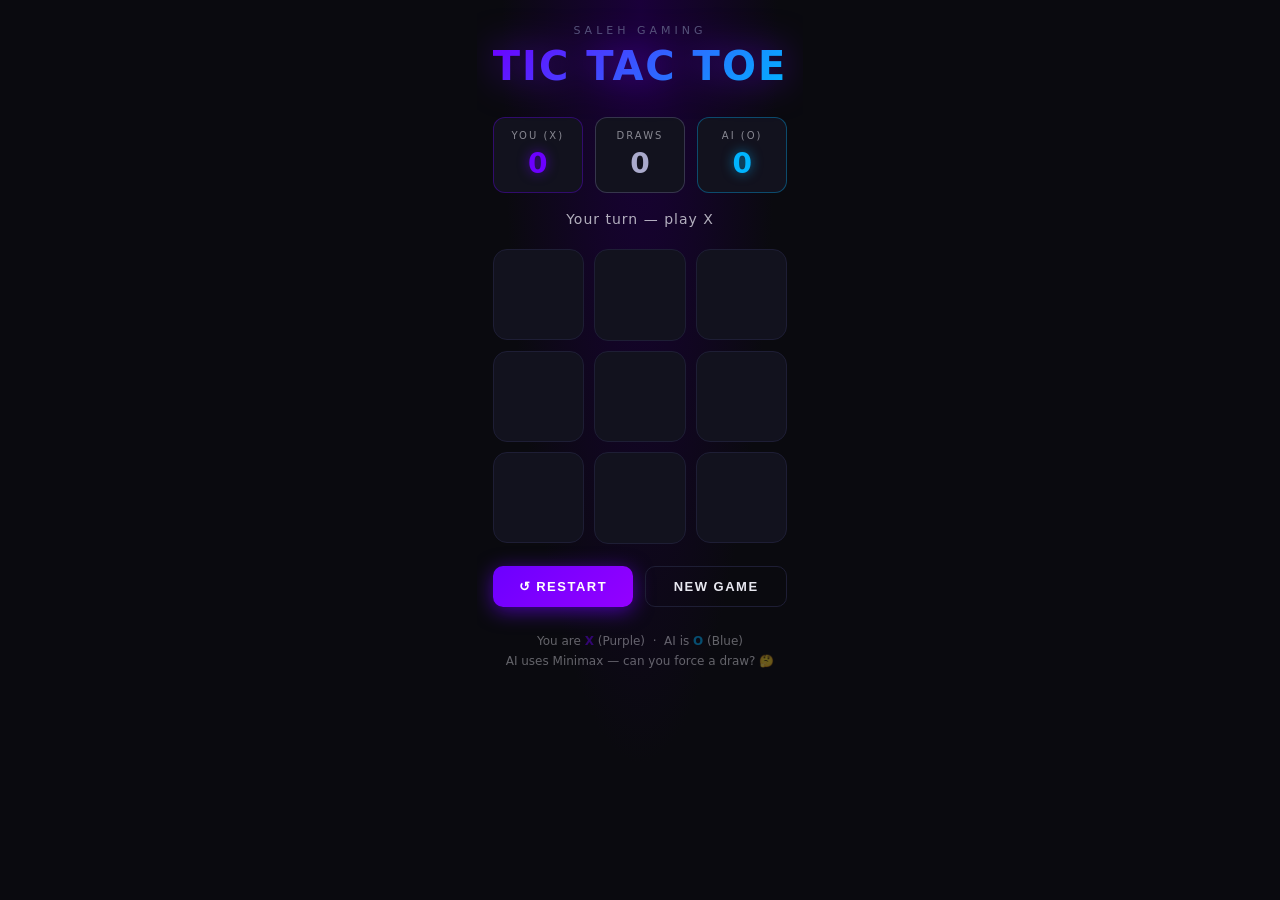
<file: tictactoe.html>
<!DOCTYPE html>
<html lang="en">
<head>
<meta charset="UTF-8">
<meta name="viewport" content="width=device-width, initial-scale=1.0">
<title>Tic Tac Toe | SALEH GAMING</title>
<style>
  /* ===== RESET & BASE ===== */
  *, *::before, *::after { box-sizing: border-box; margin: 0; padding: 0; }

  :root {
    --bg:        #0a0a0f;
    --text:      #e8e8f0;
    --purple:    #6c00ff;
    --purple-glow: rgba(108,0,255,0.6);
    --blue:      #00b4ff;
    --blue-glow: rgba(0,180,255,0.6);
    --win-glow:  rgba(0,255,160,0.7);
    --card-bg:   #12121e;
    --border:    #1e1e35;
  }

  html, body {
    height: 100%;
    background: var(--bg);
    color: var(--text);
    font-family: 'Segoe UI', system-ui, sans-serif;
    display: flex;
    flex-direction: column;
    align-items: center;
    overflow-x: hidden;
  }

  body {
    background: radial-gradient(ellipse at 50% 0%, #1a003a 0%, #0a0a0f 60%);
    min-height: 100vh;
  }

  /* ===== HEADER ===== */
  header {
    width: 100%;
    text-align: center;
    padding: 24px 16px 8px;
  }

  .brand {
    font-size: 11px;
    letter-spacing: 4px;
    text-transform: uppercase;
    color: #555577;
    margin-bottom: 6px;
  }

  h1 {
    font-size: clamp(26px, 5vw, 40px);
    font-weight: 800;
    letter-spacing: 2px;
    background: linear-gradient(135deg, var(--purple) 0%, var(--blue) 100%);
    -webkit-background-clip: text;
    -webkit-text-fill-color: transparent;
    background-clip: text;
    text-shadow: none;
    filter: drop-shadow(0 0 18px var(--purple-glow));
  }

  /* ===== SCORE BOARD ===== */
  .scoreboard {
    display: flex;
    gap: 12px;
    margin: 20px auto 0;
    padding: 0 16px;
    max-width: 400px;
    width: 100%;
  }

  .score-card {
    flex: 1;
    background: var(--card-bg);
    border: 1px solid var(--border);
    border-radius: 12px;
    padding: 12px 8px;
    text-align: center;
    transition: border-color 0.3s;
  }

  .score-card.purple { border-color: rgba(108,0,255,0.35); }
  .score-card.draw   { border-color: rgba(120,120,160,0.35); }
  .score-card.blue   { border-color: rgba(0,180,255,0.35); }

  .score-label {
    font-size: 10px;
    letter-spacing: 2px;
    text-transform: uppercase;
    opacity: 0.55;
    margin-bottom: 6px;
  }

  .score-value {
    font-size: 28px;
    font-weight: 800;
  }

  .score-card.purple .score-value { color: var(--purple); text-shadow: 0 0 12px var(--purple-glow); }
  .score-card.draw   .score-value { color: #aaaacc; }
  .score-card.blue   .score-value { color: var(--blue);   text-shadow: 0 0 12px var(--blue-glow); }

  /* ===== STATUS ===== */
  .status {
    margin: 18px auto 0;
    font-size: 14px;
    letter-spacing: 1px;
    opacity: 0.75;
    height: 20px;
    text-align: center;
  }

  /* ===== BOARD ===== */
  .board-wrap {
    margin: 18px auto 0;
    padding: 0 16px;
    width: 100%;
    max-width: 360px;
    display: flex;
    justify-content: center;
  }

  .board {
    display: grid;
    grid-template-columns: repeat(3, 1fr);
    gap: 10px;
    width: 100%;
  }

  .cell {
    aspect-ratio: 1;
    background: var(--card-bg);
    border: 1.5px solid var(--border);
    border-radius: 14px;
    cursor: pointer;
    display: flex;
    align-items: center;
    justify-content: center;
    position: relative;
    overflow: hidden;
    transition: border-color 0.2s, box-shadow 0.2s, transform 0.1s;
    -webkit-tap-highlight-color: transparent;
  }

  .cell:hover:not(.taken) {
    border-color: rgba(108,0,255,0.5);
    box-shadow: 0 0 18px rgba(108,0,255,0.15);
    transform: scale(1.03);
  }

  .cell:active:not(.taken) {
    transform: scale(0.97);
  }

  .cell.taken { cursor: default; }

  /* Win highlight */
  .cell.winning {
    border-color: #00ffa0 !important;
    box-shadow: 0 0 24px var(--win-glow), 0 0 60px rgba(0,255,160,0.3) !important;
    animation: winPulse 1s ease-in-out infinite alternate;
  }

  @keyframes winPulse {
    from { box-shadow: 0 0 18px var(--win-glow); }
    to   { box-shadow: 0 0 40px var(--win-glow), 0 0 80px rgba(0,255,160,0.4); }
  }

  /* ===== SVG SYMBOLS ===== */
  .cell svg {
    width: 55%;
    height: 55%;
    stroke-dasharray: 200;
    stroke-dashoffset: 200;
    animation: drawSymbol 0.45s cubic-bezier(0.4,0,0.2,1) forwards;
  }

  @keyframes drawSymbol {
    to { stroke-dashoffset: 0; }
  }

  /* ===== BUTTONS ===== */
  .btn-row {
    display: flex;
    gap: 12px;
    margin: 22px auto 0;
    padding: 0 16px;
    max-width: 360px;
    width: 100%;
  }

  .btn {
    flex: 1;
    padding: 12px 0;
    border: none;
    border-radius: 10px;
    font-size: 13px;
    font-weight: 700;
    letter-spacing: 1.5px;
    text-transform: uppercase;
    cursor: pointer;
    transition: transform 0.15s, box-shadow 0.15s, filter 0.15s;
    -webkit-tap-highlight-color: transparent;
  }

  .btn:active { transform: scale(0.96); }

  .btn-restart {
    background: linear-gradient(135deg, var(--purple), #9400ff);
    color: #fff;
    box-shadow: 0 4px 20px var(--purple-glow);
  }

  .btn-restart:hover { filter: brightness(1.15); box-shadow: 0 6px 28px var(--purple-glow); }

  .btn-new {
    background: transparent;
    color: var(--text);
    border: 1.5px solid var(--border);
  }

  .btn-new:hover { border-color: var(--blue); color: var(--blue); box-shadow: 0 0 14px var(--blue-glow); }

  /* ===== INSTRUCTIONS ===== */
  .instructions {
    margin: 24px auto 30px;
    padding: 0 16px;
    max-width: 360px;
    width: 100%;
    text-align: center;
    font-size: 12px;
    line-height: 1.7;
    opacity: 0.4;
  }

  /* ===== OVERLAY ===== */
  .overlay {
    position: fixed;
    inset: 0;
    background: rgba(10,10,15,0.88);
    backdrop-filter: blur(6px);
    display: flex;
    align-items: center;
    justify-content: center;
    z-index: 100;
    opacity: 0;
    pointer-events: none;
    transition: opacity 0.35s;
  }

  .overlay.active {
    opacity: 1;
    pointer-events: all;
  }

  .overlay-card {
    background: #10101e;
    border: 1.5px solid var(--border);
    border-radius: 20px;
    padding: 40px 32px;
    text-align: center;
    max-width: 320px;
    width: 90%;
    transform: scale(0.85);
    transition: transform 0.35s cubic-bezier(0.34,1.56,0.64,1);
  }

  .overlay.active .overlay-card {
    transform: scale(1);
  }

  .overlay-emoji {
    font-size: 56px;
    margin-bottom: 16px;
    display: block;
    animation: bounce 0.6s ease-out;
  }

  @keyframes bounce {
    0%   { transform: scale(0) rotate(-10deg); }
    60%  { transform: scale(1.2) rotate(5deg); }
    100% { transform: scale(1) rotate(0deg); }
  }

  .overlay-title {
    font-size: 28px;
    font-weight: 800;
    margin-bottom: 8px;
  }

  .overlay-sub {
    font-size: 13px;
    opacity: 0.55;
    margin-bottom: 28px;
  }

  .btn-overlay {
    width: 100%;
    padding: 14px;
    background: linear-gradient(135deg, var(--purple), var(--blue));
    color: #fff;
    border: none;
    border-radius: 10px;
    font-size: 14px;
    font-weight: 700;
    letter-spacing: 1.5px;
    text-transform: uppercase;
    cursor: pointer;
    box-shadow: 0 4px 24px var(--purple-glow);
    transition: filter 0.15s, transform 0.15s;
    -webkit-tap-highlight-color: transparent;
  }

  .btn-overlay:hover   { filter: brightness(1.15); }
  .btn-overlay:active  { transform: scale(0.97); }

  /* AI thinking indicator */
  .thinking {
    display: inline-block;
    width: 6px; height: 6px;
    border-radius: 50%;
    background: var(--blue);
    box-shadow: 0 0 8px var(--blue-glow);
    margin-left: 8px;
    animation: blink 0.7s ease-in-out infinite;
  }

  @keyframes blink {
    0%, 100% { opacity: 1; }
    50%       { opacity: 0.15; }
  }
</style>
</head>
<body>

<header>
  <div class="brand">SALEH GAMING</div>
  <h1>TIC TAC TOE</h1>
</header>

<!-- Score board -->
<div class="scoreboard">
  <div class="score-card purple">
    <div class="score-label">You (X)</div>
    <div class="score-value" id="scorePlayer">0</div>
  </div>
  <div class="score-card draw">
    <div class="score-label">Draws</div>
    <div class="score-value" id="scoreDraws">0</div>
  </div>
  <div class="score-card blue">
    <div class="score-label">AI (O)</div>
    <div class="score-value" id="scoreAI">0</div>
  </div>
</div>

<!-- Status -->
<div class="status" id="status">Your turn — play X</div>

<!-- Board -->
<div class="board-wrap">
  <div class="board" id="board"></div>
</div>

<!-- Buttons -->
<div class="btn-row">
  <button class="btn btn-restart" id="btnRestart">↺ Restart</button>
  <button class="btn btn-new"     id="btnNew">New Game</button>
</div>

<!-- Instructions -->
<div class="instructions">
  You are <span style="color:var(--purple);font-weight:700">X</span> (Purple) &nbsp;·&nbsp;
  AI is <span style="color:var(--blue);font-weight:700">O</span> (Blue)<br>
  AI uses Minimax — can you force a draw? 🤔
</div>

<!-- Result Overlay -->
<div class="overlay" id="overlay">
  <div class="overlay-card">
    <span class="overlay-emoji" id="overlayEmoji">🎉</span>
    <div class="overlay-title" id="overlayTitle">You Win!</div>
    <div class="overlay-sub"   id="overlaySub">Great move!</div>
    <button class="btn-overlay" id="btnOverlay">Play Again</button>
  </div>
</div>

<script>
// ============================================================
//  TIC TAC TOE — Minimax AI
// ============================================================

const PLAYER = 'X';
const AI     = 'O';
const EMPTY  = null;

// Win combinations (cell indices)
const WIN_LINES = [
  [0,1,2],[3,4,5],[6,7,8], // rows
  [0,3,6],[1,4,7],[2,5,8], // cols
  [0,4,8],[2,4,6]          // diags
];

// ---- State ----
let board    = Array(9).fill(EMPTY);
let gameOver = false;
let playerTurn = true; // player goes first
let scores   = { player: 0, ai: 0, draws: 0 };

// ---- DOM refs ----
const $board        = document.getElementById('board');
const $status       = document.getElementById('status');
const $scorePlayer  = document.getElementById('scorePlayer');
const $scoreAI      = document.getElementById('scoreAI');
const $scoreDraws   = document.getElementById('scoreDraws');
const $overlay      = document.getElementById('overlay');
const $overlayEmoji = document.getElementById('overlayEmoji');
const $overlayTitle = document.getElementById('overlayTitle');
const $overlaySub   = document.getElementById('overlaySub');

// ---- Build board cells ----
function buildBoard() {
  $board.innerHTML = '';
  board.forEach((_, i) => {
    const cell = document.createElement('div');
    cell.className = 'cell';
    cell.dataset.idx = i;
    cell.setAttribute('role', 'button');
    cell.setAttribute('aria-label', `Cell ${i + 1}`);
    cell.addEventListener('click', onCellClick);
    $board.appendChild(cell);
  });
}

// ---- Render a symbol (SVG) inside a cell ----
function renderSymbol(cellEl, sym) {
  cellEl.classList.add('taken');
  if (sym === 'X') {
    cellEl.innerHTML = `
      <svg viewBox="0 0 100 100" fill="none"
           stroke="#6c00ff" stroke-width="12" stroke-linecap="round">
        <line x1="20" y1="20" x2="80" y2="80" />
        <line x1="80" y1="20" x2="20" y2="80" />
      </svg>`;
    cellEl.style.borderColor = 'rgba(108,0,255,0.5)';
    cellEl.style.boxShadow   = '0 0 18px rgba(108,0,255,0.3)';
  } else {
    cellEl.innerHTML = `
      <svg viewBox="0 0 100 100" fill="none"
           stroke="#00b4ff" stroke-width="12" stroke-linecap="round">
        <circle cx="50" cy="50" r="32" />
      </svg>`;
    cellEl.style.borderColor = 'rgba(0,180,255,0.5)';
    cellEl.style.boxShadow   = '0 0 18px rgba(0,180,255,0.3)';
  }
  // Trigger draw animation
  const svg = cellEl.querySelector('svg');
  if (svg) {
    const els = svg.querySelectorAll('line, circle');
    els.forEach(el => {
      const len = el.tagName === 'circle' ? Math.PI * 2 * 32 : 200;
      el.style.strokeDasharray  = len;
      el.style.strokeDashoffset = len;
      el.style.animation = `drawSymbol 0.45s cubic-bezier(0.4,0,0.2,1) forwards`;
    });
  }
}

// ---- Check winner ----
function checkWinner(b) {
  for (const [a, c, d] of WIN_LINES) {
    if (b[a] && b[a] === b[c] && b[a] === b[d]) {
      return { winner: b[a], line: [a, c, d] };
    }
  }
  if (b.every(v => v !== EMPTY)) return { winner: 'draw', line: [] };
  return null;
}

// ---- Minimax ----
function minimax(b, isMaximizing) {
  const result = checkWinner(b);
  if (result) {
    if (result.winner === AI)     return  10;
    if (result.winner === PLAYER) return -10;
    return 0; // draw
  }

  if (isMaximizing) {
    let best = -Infinity;
    for (let i = 0; i < 9; i++) {
      if (b[i] === EMPTY) {
        b[i] = AI;
        best = Math.max(best, minimax(b, false));
        b[i] = EMPTY;
      }
    }
    return best;
  } else {
    let best = Infinity;
    for (let i = 0; i < 9; i++) {
      if (b[i] === EMPTY) {
        b[i] = PLAYER;
        best = Math.min(best, minimax(b, true));
        b[i] = EMPTY;
      }
    }
    return best;
  }
}

function bestMove() {
  let best = -Infinity, move = -1;
  for (let i = 0; i < 9; i++) {
    if (board[i] === EMPTY) {
      board[i] = AI;
      const score = minimax(board, false);
      board[i] = EMPTY;
      if (score > best) { best = score; move = i; }
    }
  }
  return move;
}

// ---- Event: cell click ----
function onCellClick(e) {
  if (gameOver || !playerTurn) return;
  const idx = parseInt(e.currentTarget.dataset.idx);
  if (board[idx] !== EMPTY) return;

  makeMove(idx, PLAYER);
}

// ---- Make a move ----
function makeMove(idx, sym) {
  board[idx] = sym;
  const cells = $board.querySelectorAll('.cell');
  renderSymbol(cells[idx], sym);

  const result = checkWinner(board);
  if (result) {
    endGame(result);
    return;
  }

  if (sym === PLAYER) {
    playerTurn = false;
    setStatus(`AI is thinking<span class="thinking"></span>`);
    // Small delay for UX — feels like AI "thinks"
    setTimeout(() => {
      if (!gameOver) {
        const move = bestMove();
        if (move !== -1) makeMove(move, AI);
      }
    }, 420);
  } else {
    playerTurn = true;
    setStatus(`Your turn — play X`);
  }
}

// ---- End game ----
function endGame(result) {
  gameOver = true;
  const cells = $board.querySelectorAll('.cell');

  if (result.winner === 'draw') {
    scores.draws++;
    setStatus('Draw!');
    showOverlay('🤝', 'It\'s a Draw!', 'Nobody wins this round.');
  } else if (result.winner === PLAYER) {
    scores.player++;
    result.line.forEach(i => cells[i].classList.add('winning'));
    setStatus('You win! 🎉');
    showOverlay('🏆', 'You Win!', 'Amazing — you beat the AI!');
  } else {
    scores.ai++;
    result.line.forEach(i => cells[i].classList.add('winning'));
    setStatus('AI wins! 🤖');
    showOverlay('🤖', 'AI Wins!', 'Better luck next time.');
  }

  updateScores();
}

// ---- Overlay ----
function showOverlay(emoji, title, sub) {
  $overlayEmoji.textContent = emoji;
  $overlayTitle.textContent = title;
  $overlaySub.textContent   = sub;
  $overlay.classList.add('active');
}

function hideOverlay() {
  $overlay.classList.remove('active');
}

// ---- Status ----
function setStatus(html) {
  $status.innerHTML = html;
}

// ---- Update score display ----
function updateScores() {
  $scorePlayer.textContent = scores.player;
  $scoreAI.textContent     = scores.ai;
  $scoreDraws.textContent  = scores.draws;
}

// ---- Restart (same session scores) ----
function restart() {
  board      = Array(9).fill(EMPTY);
  gameOver   = false;
  playerTurn = true;
  buildBoard();
  setStatus('Your turn — play X');
  hideOverlay();
}

// ---- New game (reset scores too) ----
function newGame() {
  scores = { player: 0, ai: 0, draws: 0 };
  updateScores();
  restart();
}

// ---- Button wiring ----
document.getElementById('btnRestart').addEventListener('click', restart);
document.getElementById('btnNew').addEventListener('click', newGame);
document.getElementById('btnOverlay').addEventListener('click', restart);

// ---- Init ----
buildBoard();
</script>
</body>
</html>
</file>
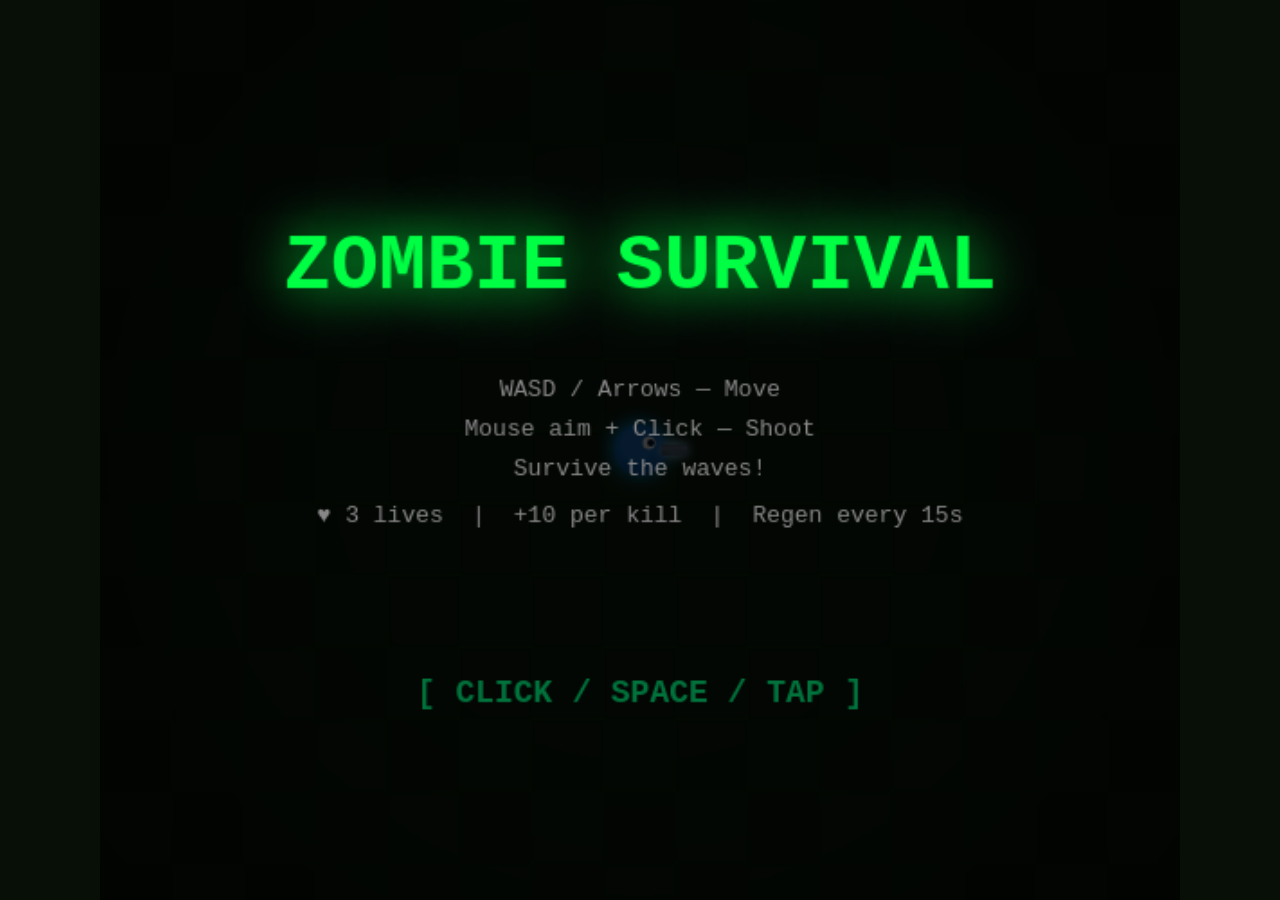
<file: zombie.html>
<!DOCTYPE html>
<html lang="en">
<head>
<meta charset="UTF-8">
<meta name="viewport" content="width=device-width, initial-scale=1.0, user-scalable=no">
<title>Zombie Survival</title>
<style>
  * { margin: 0; padding: 0; box-sizing: border-box; }
  body {
    background: #070f07;
    display: flex;
    align-items: center;
    justify-content: center;
    min-height: 100vh;
    font-family: 'Courier New', monospace;
    overflow: hidden;
    touch-action: none;
  }
  #gameWrapper {
    position: relative;
    display: inline-block;
  }
  canvas { display: block; }
  /* Mobile overlay controls */
  #mobileOverlay {
    display: none;
    position: absolute;
    top: 0; left: 0; right: 0; bottom: 0;
    pointer-events: none;
  }
  /* D-pad */
  #dpad {
    position: absolute;
    bottom: 20px; left: 20px;
    width: 130px; height: 130px;
    pointer-events: all;
    touch-action: none;
    user-select: none; -webkit-user-select: none;
  }
  .dpad-btn {
    position: absolute;
    width: 40px; height: 40px;
    background: rgba(0,200,80,0.2);
    border: 2px solid rgba(0,200,80,0.5);
    border-radius: 6px;
    display: flex; align-items: center; justify-content: center;
    color: rgba(0,255,100,0.8);
    font-size: 18px;
    pointer-events: all;
    cursor: pointer;
    user-select: none;
    touch-action: none;
  }
  .dpad-btn.active { background: rgba(0,200,80,0.5); }
  #dpad-up    { top: 0;   left: 45px; }
  #dpad-down  { top: 90px; left: 45px; }
  #dpad-left  { top: 45px; left: 0; }
  #dpad-right { top: 45px; left: 90px; }
  #dpad-center {
    position: absolute; top: 45px; left: 45px;
    width: 40px; height: 40px;
    background: rgba(0,100,40,0.3);
    border-radius: 50%;
  }
  /* Aim zone label */
  #aimZone {
    position: absolute;
    bottom: 20px; right: 20px;
    width: 130px; height: 130px;
    border: 1px dashed rgba(255,80,80,0.3);
    border-radius: 50%;
    display: flex; align-items: center; justify-content: center;
    color: rgba(255,80,80,0.4);
    font-size: 11px;
    pointer-events: none;
  }
</style>
</head>
<body>
<div id="gameWrapper">
  <canvas id="gameCanvas"></canvas>
  <div id="mobileOverlay">
    <div id="dpad">
      <div class="dpad-btn" id="dpad-up">▲</div>
      <div class="dpad-btn" id="dpad-down">▼</div>
      <div class="dpad-btn" id="dpad-left">◀</div>
      <div class="dpad-btn" id="dpad-right">▶</div>
      <div id="dpad-center"></div>
    </div>
    <div id="aimZone">AIM<br>DRAG</div>
  </div>
</div>

<script>
// ─── Canvas Setup ─────────────────────────────────────────────────────────────
const canvas = document.getElementById('gameCanvas');
const ctx = canvas.getContext('2d');
const GW = 600, GH = 500;
canvas.width = GW; canvas.height = GH;

function isMobile() { return window.innerWidth <= 900 || 'ontouchstart' in window; }
function scaleCanvas() {
  const vw = window.innerWidth, vh = window.innerHeight;
  const scale = Math.min(vw / GW, vh / GH);
  canvas.style.width = (GW * scale) + 'px';
  canvas.style.height = (GH * scale) + 'px';
  const overlay = document.getElementById('mobileOverlay');
  overlay.style.width = (GW * scale) + 'px';
  overlay.style.height = (GH * scale) + 'px';
  if (isMobile()) overlay.style.display = 'block';
}
window.addEventListener('resize', scaleCanvas);
scaleCanvas();

// ─── Constants ────────────────────────────────────────────────────────────────
const TILE = 40;
const PLAYER_R = 14;
const ZOMBIE_R = 13;
const BULLET_R = 4;
const BULLET_SPEED = 8;
const PLAYER_SPEED = 2.8;
const MAX_HP = 3;

// ─── Game State ───────────────────────────────────────────────────────────────
let state = 'start'; // 'start' | 'playing' | 'over'
let score = 0, bestScore = parseInt(localStorage.getItem('zombieBest') || '0');
let wave = 1, waveTimer = 0, WAVE_INTERVAL = 600; // 10 seconds at 60fps
let spawnCount = 5;
let regenTimer = 0;
const REGEN_INTERVAL = 900; // 15 seconds

// ─── Player ───────────────────────────────────────────────────────────────────
const player = {
  x: GW / 2, y: GH / 2,
  hp: MAX_HP,
  angle: 0, // aim angle
  vx: 0, vy: 0,
  fireTimer: 0,
  FIRE_RATE: 18,
  invTimer: 0, // invincibility after hit
  dashTimer: 0
};

// ─── Collections ─────────────────────────────────────────────────────────────
let zombies = [];
let bullets = [];
let particles = [];
let floatingTexts = [];

// ─── Input ────────────────────────────────────────────────────────────────────
const keys = {};
let mouseX = GW / 2, mouseY = GH / 2;
let mouseDown = false;
let touchMoveDir = null; // {x, y} unit vector for mobile movement
let touchAimAngle = null;
let dpadState = { up: false, down: false, left: false, right: false };

// Desktop input
document.addEventListener('keydown', e => {
  keys[e.code] = true;
  if ((state === 'start' || state === 'over') && (e.code === 'Space' || e.code === 'Enter')) startGame();
});
document.addEventListener('keyup', e => { keys[e.code] = false; });
canvas.addEventListener('mousemove', e => {
  const r = canvas.getBoundingClientRect();
  const scaleX = GW / r.width, scaleY = GH / r.height;
  mouseX = (e.clientX - r.left) * scaleX;
  mouseY = (e.clientY - r.top) * scaleY;
});
canvas.addEventListener('mousedown', e => {
  mouseDown = true;
  if (state === 'start' || state === 'over') startGame();
});
canvas.addEventListener('mouseup', () => mouseDown = false);

// Mobile touch – split screen (left: move, right: aim)
canvas.addEventListener('touchstart', e => {
  e.preventDefault();
  if (state === 'start' || state === 'over') { startGame(); return; }
  handleTouches(e.touches);
}, { passive: false });
canvas.addEventListener('touchmove', e => {
  e.preventDefault();
  handleTouches(e.touches);
}, { passive: false });
canvas.addEventListener('touchend', e => {
  e.preventDefault();
  handleTouches(e.touches);
}, { passive: false });

function handleTouches(touches) {
  const r = canvas.getBoundingClientRect();
  const scaleX = GW / r.width, scaleY = GH / r.height;
  touchMoveDir = null;
  touchAimAngle = null;
  mouseDown = false;
  for (let i = 0; i < touches.length; i++) {
    const tx = (touches[i].clientX - r.left) * scaleX;
    const ty = (touches[i].clientY - r.top) * scaleY;
    if (tx < GW / 2) {
      // Left side: move toward touch relative to player
      const dx = tx - player.x, dy = ty - player.y;
      const len = Math.hypot(dx, dy);
      if (len > 10) touchMoveDir = { x: dx / len, y: dy / len };
    } else {
      // Right side: aim toward touch
      const dx = tx - player.x, dy = ty - player.y;
      touchAimAngle = Math.atan2(dy, dx);
      mouseDown = true;
    }
  }
}

// D-pad events
function setupDpadBtn(id, dir) {
  const el = document.getElementById(id);
  function press(v) { dpadState[dir] = v; el.classList.toggle('active', v); }
  el.addEventListener('touchstart', e => { e.stopPropagation(); e.preventDefault(); press(true); }, { passive: false });
  el.addEventListener('touchend',   e => { e.stopPropagation(); e.preventDefault(); press(false); }, { passive: false });
  el.addEventListener('mousedown',  e => { e.stopPropagation(); press(true); });
  el.addEventListener('mouseup',    e => { e.stopPropagation(); press(false); });
  el.addEventListener('mouseleave', e => { press(false); });
}
setupDpadBtn('dpad-up',    'up');
setupDpadBtn('dpad-down',  'down');
setupDpadBtn('dpad-left',  'left');
setupDpadBtn('dpad-right', 'right');

// ─── Tile Ground ──────────────────────────────────────────────────────────────
function drawGround() {
  // Base color
  ctx.fillStyle = '#0d1f0d';
  ctx.fillRect(0, 0, GW, GH);

  // Tiles
  for (let ty = 0; ty < GH; ty += TILE) {
    for (let tx = 0; tx < GW; tx += TILE) {
      const alt = ((tx / TILE) + (ty / TILE)) % 2;
      ctx.fillStyle = alt ? '#0e220e' : '#0c1c0c';
      ctx.fillRect(tx, ty, TILE, TILE);
      // Tile edge
      ctx.strokeStyle = 'rgba(0,80,0,0.25)';
      ctx.lineWidth = 0.5;
      ctx.strokeRect(tx, ty, TILE, TILE);
    }
  }

  // Subtle vignette
  const vg = ctx.createRadialGradient(GW/2, GH/2, GH*0.3, GW/2, GH/2, GH*0.9);
  vg.addColorStop(0, 'rgba(0,0,0,0)');
  vg.addColorStop(1, 'rgba(0,0,0,0.55)');
  ctx.fillStyle = vg;
  ctx.fillRect(0, 0, GW, GH);
}

// ─── Game Logic ───────────────────────────────────────────────────────────────
function startGame() {
  state = 'playing';
  score = 0; wave = 1; waveTimer = 0; spawnCount = 5;
  regenTimer = 0;
  player.x = GW/2; player.y = GH/2;
  player.hp = MAX_HP; player.vx = 0; player.vy = 0;
  player.angle = 0; player.fireTimer = 0; player.invTimer = 0;
  zombies = []; bullets = []; particles = []; floatingTexts = [];
  spawnWave();
}

function spawnWave() {
  for (let i = 0; i < spawnCount; i++) {
    spawnZombie();
  }
}

function spawnZombie() {
  // Spawn from edges
  let x, y;
  const side = Math.floor(Math.random() * 4);
  if (side === 0) { x = Math.random() * GW; y = -ZOMBIE_R; }
  else if (side === 1) { x = GW + ZOMBIE_R; y = Math.random() * GH; }
  else if (side === 2) { x = Math.random() * GW; y = GH + ZOMBIE_R; }
  else { x = -ZOMBIE_R; y = Math.random() * GH; }
  const speed = 0.6 + wave * 0.08 + Math.random() * 0.3;
  const maxHp = 2 + Math.floor(wave / 3);
  zombies.push({ x, y, hp: maxHp, maxHp, speed, angle: 0, hitFlash: 0 });
}

function update() {
  if (state !== 'playing') return;

  // ── Player movement ──
  let dx = 0, dy = 0;
  if (keys['KeyW'] || keys['ArrowUp'])    dy -= 1;
  if (keys['KeyS'] || keys['ArrowDown'])  dy += 1;
  if (keys['KeyA'] || keys['ArrowLeft'])  dx -= 1;
  if (keys['KeyD'] || keys['ArrowRight']) dx += 1;
  if (dpadState.up)    dy -= 1;
  if (dpadState.down)  dy += 1;
  if (dpadState.left)  dx -= 1;
  if (dpadState.right) dx += 1;
  if (touchMoveDir) { dx = touchMoveDir.x; dy = touchMoveDir.y; }

  const len = Math.hypot(dx, dy);
  if (len > 0) { dx /= len; dy /= len; }
  player.vx = dx * PLAYER_SPEED;
  player.vy = dy * PLAYER_SPEED;
  player.x = Math.max(PLAYER_R, Math.min(GW - PLAYER_R, player.x + player.vx));
  player.y = Math.max(PLAYER_R, Math.min(GH - PLAYER_R, player.y + player.vy));

  // ── Aim ──
  if (touchAimAngle !== null) {
    player.angle = touchAimAngle;
  } else {
    player.angle = Math.atan2(mouseY - player.y, mouseX - player.x);
  }

  // ── Firing ──
  player.fireTimer--;
  const firing = mouseDown || (keys['Space']) || touchAimAngle !== null;
  if (firing && player.fireTimer <= 0) {
    player.fireTimer = player.FIRE_RATE;
    const bx = player.x + Math.cos(player.angle) * (PLAYER_R + 8);
    const by = player.y + Math.sin(player.angle) * (PLAYER_R + 8);
    bullets.push({
      x: bx, y: by,
      vx: Math.cos(player.angle) * BULLET_SPEED,
      vy: Math.sin(player.angle) * BULLET_SPEED,
      life: 80
    });
    // Muzzle flash particles
    for (let i = 0; i < 3; i++) {
      const a = player.angle + (Math.random() - 0.5) * 0.5;
      particles.push({ x: bx, y: by, vx: Math.cos(a)*3, vy: Math.sin(a)*3, life: 8, maxLife: 8, color: '#ffdd44', r: 3, type: 'spark' });
    }
  }

  // ── Bullets ──
  for (let i = bullets.length - 1; i >= 0; i--) {
    const b = bullets[i];
    b.x += b.vx; b.y += b.vy; b.life--;
    if (b.life <= 0 || b.x < 0 || b.x > GW || b.y < 0 || b.y > GH) {
      bullets.splice(i, 1); continue;
    }
    // Bullet-zombie collision
    for (let j = zombies.length - 1; j >= 0; j--) {
      const z = zombies[j];
      if (Math.hypot(b.x - z.x, b.y - z.y) < ZOMBIE_R + BULLET_R) {
        z.hp -= 1; z.hitFlash = 6;
        bullets.splice(i, 1);
        if (z.hp <= 0) {
          score += 10;
          spawnBlood(z.x, z.y);
          floatingTexts.push({ x: z.x, y: z.y - 10, text: '+10', life: 45, color: '#00ff88' });
          zombies.splice(j, 1);
        }
        break;
      }
    }
  }

  // ── Zombies ──
  player.invTimer = Math.max(0, player.invTimer - 1);
  for (const z of zombies) {
    const ddx = player.x - z.x, ddy = player.y - z.y;
    const dist = Math.hypot(ddx, ddy);
    z.angle = Math.atan2(ddy, ddx);
    if (dist > ZOMBIE_R + PLAYER_R) {
      z.x += (ddx / dist) * z.speed;
      z.y += (ddy / dist) * z.speed;
    } else if (player.invTimer === 0) {
      // Hit!
      player.hp--;
      player.invTimer = 90; // 1.5 seconds invincibility
      floatingTexts.push({ x: player.x, y: player.y - 20, text: '-1 HP', life: 50, color: '#ff3333' });
      if (player.hp <= 0) { gameOver(); return; }
    }
    if (z.hitFlash > 0) z.hitFlash--;
  }

  // ── Wave timer ──
  waveTimer++;
  if (waveTimer >= WAVE_INTERVAL) {
    waveTimer = 0; wave++;
    spawnCount += 2;
    spawnWave();
    floatingTexts.push({ x: GW/2, y: GH/2 - 40, text: 'WAVE ' + wave + '!', life: 80, color: '#ffee00', big: true });
  }

  // ── Health regen ──
  regenTimer++;
  if (regenTimer >= REGEN_INTERVAL) {
    regenTimer = 0;
    if (player.hp < MAX_HP) {
      player.hp++;
      floatingTexts.push({ x: player.x, y: player.y - 20, text: '+1 HP', life: 50, color: '#44ff88' });
    }
  }

  // ── Particles ──
  for (let i = particles.length - 1; i >= 0; i--) {
    const p = particles[i];
    p.x += p.vx; p.y += p.vy;
    p.vx *= 0.88; p.vy *= 0.88;
    p.life--;
    if (p.life <= 0) particles.splice(i, 1);
  }

  // ── Floating texts ──
  for (let i = floatingTexts.length - 1; i >= 0; i--) {
    floatingTexts[i].y -= 0.6;
    floatingTexts[i].life--;
    if (floatingTexts[i].life <= 0) floatingTexts.splice(i, 1);
  }
}

function gameOver() {
  state = 'over';
  if (score > bestScore) { bestScore = score; localStorage.setItem('zombieBest', bestScore); }
}

function spawnBlood(x, y) {
  for (let i = 0; i < 20; i++) {
    const a = Math.random() * Math.PI * 2;
    const spd = 0.5 + Math.random() * 3.5;
    particles.push({
      x, y,
      vx: Math.cos(a) * spd, vy: Math.sin(a) * spd,
      life: 20 + Math.random() * 25,
      maxLife: 45,
      color: Math.random() < 0.5 ? '#aa0000' : '#880000',
      r: 2 + Math.random() * 4,
      type: 'blood'
    });
  }
}

// ─── Draw ─────────────────────────────────────────────────────────────────────
function drawPlayer() {
  ctx.save();
  ctx.translate(player.x, player.y);

  // Invincibility flash
  if (player.invTimer > 0 && Math.floor(player.invTimer / 6) % 2 === 0) {
    ctx.globalAlpha = 0.3;
  }

  // Shadow
  ctx.fillStyle = 'rgba(0,0,0,0.4)';
  ctx.beginPath(); ctx.ellipse(3, 6, PLAYER_R*0.8, PLAYER_R*0.4, 0, 0, Math.PI*2); ctx.fill();

  // Body glow
  ctx.shadowColor = '#00aaff'; ctx.shadowBlur = 12;
  ctx.fillStyle = '#1155aa';
  ctx.beginPath(); ctx.arc(0, 0, PLAYER_R, 0, Math.PI*2); ctx.fill();

  // Body highlight
  ctx.fillStyle = '#2277cc';
  ctx.beginPath(); ctx.arc(-2, -3, PLAYER_R * 0.65, 0, Math.PI*2); ctx.fill();

  // Rotate to aim
  ctx.rotate(player.angle);

  // Gun barrel
  ctx.shadowColor = '#aaddff'; ctx.shadowBlur = 6;
  ctx.fillStyle = '#445566';
  ctx.fillRect(PLAYER_R - 2, -3, 14, 6);
  ctx.fillStyle = '#667788';
  ctx.fillRect(PLAYER_R - 2, -2, 14, 2);

  // Eye (facing aim direction)
  ctx.shadowBlur = 0;
  ctx.fillStyle = '#ffffff';
  ctx.beginPath(); ctx.arc(5, -4, 3.5, 0, Math.PI*2); ctx.fill();
  ctx.fillStyle = '#001133';
  ctx.beginPath(); ctx.arc(6, -4, 2, 0, Math.PI*2); ctx.fill();

  ctx.restore();
}

function drawZombie(z) {
  ctx.save();
  ctx.translate(z.x, z.y);

  // Hit flash
  if (z.hitFlash > 0) { ctx.globalAlpha = 0.5 + 0.5 * (z.hitFlash / 6); }

  // Shadow
  ctx.fillStyle = 'rgba(0,0,0,0.35)';
  ctx.beginPath(); ctx.ellipse(2, 5, ZOMBIE_R*0.8, ZOMBIE_R*0.4, 0, 0, Math.PI*2); ctx.fill();

  // Body
  const bodyColor = z.hitFlash > 0 ? '#ff6666' : '#882222';
  ctx.fillStyle = bodyColor;
  ctx.shadowColor = '#440000'; ctx.shadowBlur = 8;
  ctx.beginPath(); ctx.arc(0, 0, ZOMBIE_R, 0, Math.PI*2); ctx.fill();
  ctx.fillStyle = z.hitFlash > 0 ? '#ff9999' : '#aa3333';
  ctx.beginPath(); ctx.arc(-2, -2, ZOMBIE_R * 0.65, 0, Math.PI*2); ctx.fill();

  // Rotate toward player
  ctx.rotate(z.angle + Math.PI/2);

  // Angry face
  ctx.shadowBlur = 0;
  // Eyes (red glowing)
  ctx.fillStyle = '#ff0000';
  ctx.shadowColor = '#ff0000'; ctx.shadowBlur = 6;
  ctx.beginPath(); ctx.arc(-4, -3, 2.5, 0, Math.PI*2); ctx.fill();
  ctx.beginPath(); ctx.arc( 4, -3, 2.5, 0, Math.PI*2); ctx.fill();
  // Angry brow
  ctx.shadowBlur = 0;
  ctx.strokeStyle = '#330000'; ctx.lineWidth = 2;
  ctx.beginPath(); ctx.moveTo(-7, -7); ctx.lineTo(-2, -5); ctx.stroke();
  ctx.beginPath(); ctx.moveTo(7, -7); ctx.lineTo(2, -5); ctx.stroke();
  // Mouth
  ctx.strokeStyle = '#330000'; ctx.lineWidth = 1.5;
  ctx.beginPath(); ctx.arc(0, 3, 4, 0.2, Math.PI - 0.2); ctx.stroke();
  // Teeth
  ctx.fillStyle = '#dddddd';
  ctx.fillRect(-4, 4, 3, 3);
  ctx.fillRect(1, 4, 3, 3);

  ctx.restore();

  // HP bar above zombie
  if (z.hp < z.maxHp) {
    const bw = 28, bh = 4;
    const bx = z.x - bw/2, by = z.y - ZOMBIE_R - 10;
    ctx.fillStyle = '#330000';
    ctx.fillRect(bx, by, bw, bh);
    ctx.fillStyle = '#ff3300';
    ctx.fillRect(bx, by, bw * (z.hp / z.maxHp), bh);
    ctx.strokeStyle = '#660000'; ctx.lineWidth = 0.5;
    ctx.strokeRect(bx, by, bw, bh);
  }
}

function drawBullets() {
  for (const b of bullets) {
    ctx.save();
    ctx.translate(b.x, b.y);
    ctx.rotate(Math.atan2(b.vy, b.vx));
    ctx.shadowColor = '#ffdd44'; ctx.shadowBlur = 10;
    ctx.fillStyle = '#ffee88';
    ctx.beginPath();
    ctx.ellipse(0, 0, BULLET_R + 2, BULLET_R, 0, 0, Math.PI * 2);
    ctx.fill();
    ctx.fillStyle = '#ffffff';
    ctx.beginPath();
    ctx.ellipse(0, 0, BULLET_R * 0.5, BULLET_R * 0.5, 0, 0, Math.PI * 2);
    ctx.fill();
    ctx.restore();
  }
}

function drawParticles() {
  for (const p of particles) {
    ctx.save();
    const alpha = p.life / p.maxLife;
    ctx.globalAlpha = alpha;
    ctx.fillStyle = p.color;
    if (p.type === 'blood') {
      ctx.shadowColor = '#aa0000'; ctx.shadowBlur = 4;
      ctx.beginPath(); ctx.arc(p.x, p.y, p.r * alpha, 0, Math.PI*2); ctx.fill();
    } else {
      ctx.shadowColor = p.color; ctx.shadowBlur = 6;
      ctx.beginPath(); ctx.arc(p.x, p.y, p.r, 0, Math.PI*2); ctx.fill();
    }
    ctx.restore();
  }
}

function drawFloatingTexts() {
  for (const ft of floatingTexts) {
    ctx.save();
    ctx.globalAlpha = Math.min(1, ft.life / 30);
    ctx.fillStyle = ft.color;
    ctx.shadowColor = ft.color; ctx.shadowBlur = 8;
    ctx.font = (ft.big ? 'bold 24px' : 'bold 14px') + ' Courier New';
    ctx.textAlign = 'center';
    ctx.fillText(ft.text, ft.x, ft.y);
    ctx.restore();
  }
}

function drawHUD() {
  ctx.save();
  // Background panel
  ctx.fillStyle = 'rgba(0,0,0,0.6)';
  ctx.fillRect(0, 0, GW, 42);

  // Hearts
  for (let i = 0; i < MAX_HP; i++) {
    const filled = i < player.hp;
    ctx.fillStyle = filled ? '#ff2244' : '#441122';
    ctx.shadowColor = filled ? '#ff2244' : 'transparent';
    ctx.shadowBlur = filled ? 8 : 0;
    ctx.font = '22px Arial';
    ctx.fillText('♥', 12 + i * 28, 30);
  }

  // Score
  ctx.shadowColor = '#00ff88'; ctx.shadowBlur = 8;
  ctx.fillStyle = '#00ff88';
  ctx.font = 'bold 16px Courier New';
  ctx.textAlign = 'center';
  ctx.fillText('SCORE: ' + score, GW / 2, 28);

  // Wave
  ctx.shadowColor = '#ffee00'; ctx.shadowBlur = 8;
  ctx.fillStyle = '#ffee00';
  ctx.font = 'bold 14px Courier New';
  ctx.textAlign = 'right';
  ctx.fillText('WAVE ' + wave, GW - 10, 22);

  // Wave countdown bar
  const waveProgress = waveTimer / WAVE_INTERVAL;
  ctx.fillStyle = 'rgba(255,238,0,0.15)';
  ctx.fillRect(GW - 100, 27, 90, 6);
  ctx.fillStyle = '#ffee00';
  ctx.shadowBlur = 4;
  ctx.fillRect(GW - 100, 27, 90 * waveProgress, 6);

  // Best score
  ctx.shadowBlur = 0;
  ctx.fillStyle = '#555';
  ctx.font = '10px Courier New';
  ctx.textAlign = 'left';
  ctx.fillText('BEST: ' + bestScore, 12, GH - 8);

  // Regen indicator
  const regenProgress = regenTimer / REGEN_INTERVAL;
  if (player.hp < MAX_HP) {
    ctx.fillStyle = 'rgba(0,200,100,0.2)';
    ctx.fillRect(10, GH - 22, 80, 5);
    ctx.fillStyle = '#00cc66';
    ctx.fillRect(10, GH - 22, 80 * regenProgress, 5);
    ctx.fillStyle = '#00cc66';
    ctx.font = '9px Courier New';
    ctx.textAlign = 'left';
    ctx.fillText('REGEN', 10, GH - 25);
  }

  ctx.restore();
}

function drawStartScreen() {
  ctx.save();
  ctx.fillStyle = 'rgba(0,0,0,0.78)';
  ctx.fillRect(0, 0, GW, GH);

  ctx.shadowColor = '#00ff44'; ctx.shadowBlur = 30;
  ctx.fillStyle = '#00ff44';
  ctx.font = 'bold 44px Courier New';
  ctx.textAlign = 'center';
  ctx.fillText('ZOMBIE SURVIVAL', GW/2, 160);
  ctx.shadowBlur = 0;

  ctx.fillStyle = '#888';
  ctx.font = '13px Courier New';
  ctx.fillText('WASD / Arrows — Move', GW/2, 220);
  ctx.fillText('Mouse aim + Click — Shoot', GW/2, 242);
  ctx.fillText('Survive the waves!', GW/2, 264);
  ctx.fillText('♥ 3 lives  |  +10 per kill  |  Regen every 15s', GW/2, 290);

  if (bestScore > 0) {
    ctx.fillStyle = '#ffee00';
    ctx.font = 'bold 14px Courier New';
    ctx.fillText('BEST: ' + bestScore, GW/2, 330);
  }

  const pulse = 0.7 + 0.3 * Math.sin(Date.now() * 0.004);
  ctx.globalAlpha = pulse;
  ctx.fillStyle = '#00ff88';
  ctx.font = 'bold 18px Courier New';
  ctx.fillText('[ CLICK / SPACE / TAP ]', GW/2, 390);
  ctx.restore();
}

function drawGameOver() {
  ctx.save();
  ctx.fillStyle = 'rgba(0,0,0,0.82)';
  ctx.fillRect(0, 0, GW, GH);

  ctx.shadowColor = '#ff2244'; ctx.shadowBlur = 30;
  ctx.fillStyle = '#ff2244';
  ctx.font = 'bold 48px Courier New';
  ctx.textAlign = 'center';
  ctx.fillText('YOU DIED', GW/2, 180);
  ctx.shadowBlur = 0;

  ctx.fillStyle = '#fff';
  ctx.font = 'bold 22px Courier New';
  ctx.fillText('SCORE: ' + score, GW/2, 250);
  ctx.fillStyle = '#aaa';
  ctx.font = '16px Courier New';
  ctx.fillText('WAVE REACHED: ' + wave, GW/2, 278);
  ctx.fillStyle = '#ffee00';
  ctx.fillText('BEST: ' + bestScore, GW/2, 306);

  const pulse = 0.7 + 0.3 * Math.sin(Date.now() * 0.004);
  ctx.globalAlpha = pulse;
  ctx.fillStyle = '#00ff88';
  ctx.font = 'bold 17px Courier New';
  ctx.fillText('[ CLICK / SPACE / TAP TO RESTART ]', GW/2, 380);
  ctx.restore();
}

// ─── Main Loop ────────────────────────────────────────────────────────────────
function draw() {
  drawGround();
  drawParticles(); // blood stays on ground below entities
  if (state === 'playing' || state === 'over') {
    drawBullets();
    for (const z of zombies) drawZombie(z);
    drawPlayer();
    drawFloatingTexts();
    drawHUD();
  }
  if (state === 'start') { drawPlayer(); drawStartScreen(); }
  if (state === 'over')  { drawPlayer(); drawGameOver(); }
}

function loop() {
  requestAnimationFrame(loop);
  update();
  draw();
}

requestAnimationFrame(loop);
</script>
</body>
</html>
</file>
<file: style.css>
/* ============================================================
   SALEH GAMING — style.css
   Dark neon gaming theme — purple/blue accents
   ============================================================ */

/* ── Variables ─────────────────────────────────────────────── */
:root {
  --bg:          #0a0a0f;
  --bg2:         #0f0f1a;
  --bg3:         #14141f;
  --card-bg:     #12121e;
  --card-hover:  #181828;
  --purple:      #6c00ff;
  --purple2:     #8b2fff;
  --blue:        #00b4ff;
  --blue2:       #0080ff;
  --accent:      #bf00ff;
  --neon:        #00ffcc;
  --text:        #e8e8f0;
  --text-muted:  #8888aa;
  --border:      #2a2a40;
  --border2:     #3a3a55;
  --shadow:      0 0 30px rgba(108,0,255,0.15);
  --glow:        0 0 20px rgba(108,0,255,0.4);
  --glow-blue:   0 0 20px rgba(0,180,255,0.4);
  --radius:      12px;
  --radius-lg:   18px;
  --radius-sm:   8px;
  --transition:  0.25s ease;
  --font:        'Segoe UI', system-ui, -apple-system, sans-serif;
}

/* ── Reset ─────────────────────────────────────────────────── */
*, *::before, *::after { box-sizing: border-box; margin: 0; padding: 0; }
html { scroll-behavior: smooth; font-size: 16px; }
body {
  background: var(--bg);
  color: var(--text);
  font-family: var(--font);
  overflow-x: hidden;
  min-height: 100vh;
}
a { text-decoration: none; color: inherit; }
ul { list-style: none; }
button { cursor: pointer; border: none; background: none; font-family: inherit; }
input, textarea, select { font-family: inherit; }
img { max-width: 100%; }

/* ── Utility ───────────────────────────────────────────────── */
.hidden { display: none !important; }
.accent { color: var(--purple2); }
.logo-accent { color: var(--blue); }

/* ── Scrollbar ─────────────────────────────────────────────── */
::-webkit-scrollbar { width: 6px; }
::-webkit-scrollbar-track { background: var(--bg2); }
::-webkit-scrollbar-thumb { background: var(--purple); border-radius: 3px; }

/* ── NAVBAR ────────────────────────────────────────────────── */
.navbar {
  position: fixed; top: 0; left: 0; right: 0; z-index: 1000;
  background: rgba(10,10,15,0.92);
  backdrop-filter: blur(16px);
  border-bottom: 1px solid var(--border);
  height: 64px;
}
.nav-container {
  max-width: 1280px; margin: 0 auto; padding: 0 20px;
  display: flex; align-items: center; gap: 20px; height: 100%;
}
.nav-logo {
  display: flex; align-items: center; gap: 8px;
  font-size: 1.2rem; font-weight: 800; letter-spacing: 1px;
  white-space: nowrap;
}
.logo-icon { font-size: 1.4rem; filter: drop-shadow(0 0 8px var(--purple)); }
.logo-text { color: var(--text); }
.nav-links {
  display: flex; gap: 8px; margin-left: auto;
}
.nav-links a {
  padding: 8px 14px; border-radius: var(--radius-sm);
  color: var(--text-muted); font-weight: 500;
  transition: all var(--transition);
}
.nav-links a:hover { color: var(--text); background: rgba(108,0,255,0.15); }
.hamburger {
  display: none; flex-direction: column; gap: 5px; padding: 8px;
  margin-left: auto;
}
.hamburger span {
  width: 22px; height: 2px; background: var(--text);
  border-radius: 2px; transition: all var(--transition);
}
.btn-install {
  padding: 8px 14px; border-radius: var(--radius-sm);
  background: linear-gradient(135deg, var(--purple), var(--blue2));
  color: #fff; font-size: 0.82rem; font-weight: 600;
  white-space: nowrap; transition: all var(--transition);
}
.btn-install:hover { opacity: 0.85; transform: translateY(-1px); }

/* ── SECTIONS ──────────────────────────────────────────────── */
.section {
  min-height: 100vh;
  padding-top: 64px;
}

/* ── BUTTONS ───────────────────────────────────────────────── */
.btn {
  display: inline-flex; align-items: center; gap: 8px;
  padding: 12px 24px; border-radius: var(--radius-sm);
  font-size: 0.95rem; font-weight: 700; letter-spacing: 0.5px;
  transition: all var(--transition); cursor: pointer;
  border: 2px solid transparent; white-space: nowrap;
}
.btn-primary {
  background: linear-gradient(135deg, var(--purple), var(--blue2));
  color: #fff; box-shadow: var(--glow);
}
.btn-primary:hover { transform: translateY(-2px); box-shadow: 0 0 30px rgba(108,0,255,0.5); opacity: 0.92; }
.btn-secondary {
  background: linear-gradient(135deg, var(--blue2), var(--blue));
  color: #fff; box-shadow: var(--glow-blue);
}
.btn-secondary:hover { transform: translateY(-2px); opacity: 0.9; }
.btn-outline {
  border-color: var(--purple); color: var(--purple);
  background: rgba(108,0,255,0.08);
}
.btn-outline:hover { background: rgba(108,0,255,0.2); transform: translateY(-2px); }
.btn-back {
  background: rgba(255,255,255,0.07); color: var(--text);
  border-color: var(--border2); padding: 9px 16px; font-size: 0.88rem;
}
.btn-back:hover { background: rgba(255,255,255,0.12); }
.btn-sm { padding: 8px 14px; font-size: 0.84rem; }
.btn-full { width: 100%; justify-content: center; }

/* ── SECTION TITLES ────────────────────────────────────────── */
.section-title {
  font-size: clamp(1.8rem, 4vw, 2.8rem);
  font-weight: 900; letter-spacing: -0.5px;
  background: linear-gradient(135deg, #fff, var(--blue));
  -webkit-background-clip: text; -webkit-text-fill-color: transparent;
  background-clip: text; margin-bottom: 8px; text-align: center;
}
.section-sub {
  color: var(--text-muted); text-align: center;
  font-size: 1rem; margin-bottom: 32px;
}

/* ══════════════════════════════════════════════════════════════
   HOME / HERO
══════════════════════════════════════════════════════════════ */
.hero {
  min-height: calc(100vh - 64px);
  display: grid; grid-template-columns: 1fr 1fr;
  align-items: center; gap: 40px;
  max-width: 1280px; margin: 0 auto;
  padding: 60px 24px 40px;
  position: relative; overflow: hidden;
}
.hero-bg-animation {
  position: absolute; inset: 0; pointer-events: none; z-index: 0;
  background:
    radial-gradient(ellipse 60% 50% at 80% 50%, rgba(108,0,255,0.12) 0%, transparent 70%),
    radial-gradient(ellipse 40% 40% at 20% 80%, rgba(0,180,255,0.08) 0%, transparent 60%);
}
.hero-content { position: relative; z-index: 1; }
.hero-badge {
  display: inline-block;
  background: rgba(108,0,255,0.15); border: 1px solid rgba(108,0,255,0.3);
  color: var(--purple2); padding: 6px 14px; border-radius: 50px;
  font-size: 0.82rem; font-weight: 600; letter-spacing: 1px;
  margin-bottom: 20px;
}
.hero-title {
  font-size: clamp(2.8rem, 6vw, 5rem);
  font-weight: 900; line-height: 1.05; letter-spacing: -1px;
  margin-bottom: 12px;
}
.logo-icon-big {
  display: block; font-size: 0.7em;
  filter: drop-shadow(0 0 16px var(--purple));
}
.hero-subtitle {
  font-size: 1.1rem; color: var(--blue); font-weight: 600;
  letter-spacing: 2px; text-transform: uppercase;
  margin-bottom: 20px;
}
.hero-desc {
  color: var(--text-muted); line-height: 1.7;
  font-size: 1rem; margin-bottom: 28px; max-width: 520px;
}
.hero-stats {
  display: flex; gap: 32px; margin-bottom: 32px;
}
.stat { display: flex; flex-direction: column; align-items: flex-start; }
.stat-num {
  font-size: 2rem; font-weight: 900; line-height: 1;
  background: linear-gradient(135deg, var(--purple2), var(--blue));
  -webkit-background-clip: text; -webkit-text-fill-color: transparent;
  background-clip: text;
}
.stat-label { font-size: 0.78rem; color: var(--text-muted); text-transform: uppercase; letter-spacing: 1px; }
.hero-buttons { display: flex; gap: 12px; flex-wrap: wrap; }
.hero-visual {
  position: relative; display: flex; justify-content: center; align-items: center; z-index: 1;
}
.floating-cards {
  position: relative; width: 340px; height: 340px;
}
.float-card {
  position: absolute; width: 72px; height: 72px;
  background: var(--card-bg); border: 1px solid var(--border2);
  border-radius: var(--radius); display: flex; align-items: center;
  justify-content: center; font-size: 2rem;
  box-shadow: var(--shadow); animation: float 3s ease-in-out infinite;
}
.fc1 { top: 0; left: 50%; transform: translateX(-50%); animation-delay: 0s; }
.fc2 { top: 30%; right: 0; animation-delay: 0.5s; }
.fc3 { bottom: 30%; right: 5%; animation-delay: 1s; }
.fc4 { bottom: 0; left: 50%; transform: translateX(-50%); animation-delay: 1.5s; }
.fc5 { bottom: 30%; left: 0; animation-delay: 2s; }
.fc6 { top: 30%; left: 0; animation-delay: 2.5s; }
@keyframes float {
  0%,100% { transform: translateY(0) translateX(-50%); }
  50%      { transform: translateY(-12px) translateX(-50%); }
}
.fc2,  .fc3,  .fc5,  .fc6 {
  animation: floatSide 3s ease-in-out infinite;
}
.fc2 { animation-delay: 0.5s; }
.fc3 { animation-delay: 1s; }
.fc5 { animation-delay: 2s; }
.fc6 { animation-delay: 2.5s; }
@keyframes floatSide {
  0%,100% { transform: translateY(0); }
  50%      { transform: translateY(-12px); }
}

/* ── Featured section ──────────────────────────────────────── */
.featured-section {
  max-width: 1280px; margin: 0 auto; padding: 40px 24px 80px;
}
.featured-grid {
  display: grid; grid-template-columns: repeat(4, 1fr); gap: 16px;
}
.featured-card {
  background: var(--card-bg); border: 1px solid var(--border);
  border-radius: var(--radius-lg); padding: 28px 20px; text-align: center;
  cursor: pointer; transition: all var(--transition);
}
.featured-card:hover {
  border-color: var(--purple); background: var(--card-hover);
  transform: translateY(-4px); box-shadow: var(--shadow);
}
.fc-icon { font-size: 2.5rem; margin-bottom: 10px; }
.featured-card h3 { font-size: 1rem; font-weight: 700; margin-bottom: 8px; }
.fc-tag {
  display: inline-block; padding: 3px 10px; border-radius: 50px;
  background: rgba(108,0,255,0.15); color: var(--purple2);
  font-size: 0.72rem; font-weight: 600; letter-spacing: 0.5px;
}

/* ══════════════════════════════════════════════════════════════
   GAMES LIBRARY
══════════════════════════════════════════════════════════════ */
#games { padding-top: 80px; }
.games-header { max-width: 1280px; margin: 0 auto; padding: 40px 24px 20px; }
.games-controls { display: flex; flex-wrap: wrap; gap: 16px; align-items: center; justify-content: center; }
.search-box {
  display: flex; align-items: center; gap: 10px;
  background: var(--card-bg); border: 1px solid var(--border2);
  border-radius: var(--radius-sm); padding: 10px 16px;
  min-width: 260px; transition: border-color var(--transition);
}
.search-box:focus-within { border-color: var(--purple); }
.search-box input {
  background: none; border: none; color: var(--text);
  font-size: 0.95rem; flex: 1; outline: none;
}
.search-box input::placeholder { color: var(--text-muted); }
.search-icon { color: var(--text-muted); }
.filter-tabs { display: flex; gap: 8px; flex-wrap: wrap; }
.filter-btn {
  padding: 8px 16px; border-radius: 50px;
  border: 1px solid var(--border2); color: var(--text-muted);
  font-size: 0.85rem; font-weight: 600; transition: all var(--transition);
  background: var(--card-bg);
}
.filter-btn:hover { border-color: var(--purple); color: var(--text); }
.filter-btn.active {
  background: linear-gradient(135deg, var(--purple), var(--blue2));
  border-color: transparent; color: #fff; box-shadow: var(--glow);
}

/* Game Grid */
.games-grid {
  max-width: 1280px; margin: 0 auto; padding: 24px 24px 80px;
  display: grid; grid-template-columns: repeat(auto-fill, minmax(280px, 1fr)); gap: 20px;
}
.game-card {
  background: var(--card-bg); border: 1px solid var(--border);
  border-radius: var(--radius-lg); overflow: hidden;
  cursor: pointer; transition: all var(--transition);
  position: relative;
}
.game-card:hover {
  border-color: var(--purple); transform: translateY(-6px);
  box-shadow: 0 16px 48px rgba(108,0,255,0.2);
}
.game-card-thumb {
  height: 160px; display: flex; align-items: center; justify-content: center;
  font-size: 4rem; position: relative; overflow: hidden;
}
.game-card-thumb::after {
  content: ''; position: absolute; inset: 0;
  background: linear-gradient(0deg, var(--card-bg) 0%, transparent 50%);
}
.game-card-body { padding: 16px; }
.game-card-tags { display: flex; gap: 6px; margin-bottom: 8px; flex-wrap: wrap; }
.tag {
  padding: 3px 10px; border-radius: 50px;
  font-size: 0.7rem; font-weight: 700; letter-spacing: 0.5px;
  text-transform: uppercase;
}
.tag-classic  { background: rgba(108,0,255,0.2); color: #a060ff; }
.tag-puzzle   { background: rgba(0,180,255,0.2); color: #40c0ff; }
.tag-arcade   { background: rgba(0,255,204,0.15); color: #00ffcc; }
.tag-strategy { background: rgba(255,140,0,0.2); color: #ffaa40; }
.tag-action   { background: rgba(255,60,60,0.2); color: #ff7070; }
.game-card-body h3 { font-size: 1.1rem; font-weight: 800; margin-bottom: 6px; }
.game-card-body p { color: var(--text-muted); font-size: 0.85rem; line-height: 1.5; margin-bottom: 16px; }
.game-card-play {
  width: 100%;
  background: linear-gradient(135deg, var(--purple), var(--blue2));
  color: #fff; padding: 10px; border-radius: var(--radius-sm);
  font-weight: 700; font-size: 0.9rem; transition: all var(--transition);
}
.game-card-play:hover { opacity: 0.88; }
.no-results { text-align: center; color: var(--text-muted); padding: 60px 24px; font-size: 1.1rem; }

/* ══════════════════════════════════════════════════════════════
   GAME PLAYER
══════════════════════════════════════════════════════════════ */
#player { background: var(--bg2); padding-top: 64px; }
.player-container { max-width: 1100px; margin: 0 auto; padding: 24px; }
.player-header {
  display: flex; align-items: center; gap: 16px; margin-bottom: 16px;
  flex-wrap: wrap;
}
.player-title {
  flex: 1; font-size: 1.5rem; font-weight: 800;
  background: linear-gradient(135deg, #fff, var(--blue));
  -webkit-background-clip: text; -webkit-text-fill-color: transparent;
  background-clip: text;
}
.player-actions { display: flex; gap: 8px; }
.player-instructions {
  background: rgba(108,0,255,0.08); border: 1px solid rgba(108,0,255,0.2);
  border-radius: var(--radius-sm); padding: 12px 16px;
  color: var(--text-muted); font-size: 0.88rem; line-height: 1.6;
  margin-bottom: 16px;
}
.player-frame {
  background: var(--bg3); border: 1px solid var(--border);
  border-radius: var(--radius-lg); overflow: hidden;
  display: flex; align-items: center; justify-content: center;
  min-height: 500px; position: relative;
}
.player-frame iframe {
  width: 100%; height: 100%; border: none;
  min-height: 560px;
}

/* ══════════════════════════════════════════════════════════════
   ABOUT
══════════════════════════════════════════════════════════════ */
#about { padding-top: 80px; }
.about-container { max-width: 1100px; margin: 0 auto; padding: 40px 24px 80px; }
.about-badge {
  display: inline-block;
  background: rgba(108,0,255,0.15); border: 1px solid rgba(108,0,255,0.3);
  color: var(--purple2); padding: 6px 14px; border-radius: 50px;
  font-size: 0.82rem; font-weight: 600; letter-spacing: 1px;
  margin-bottom: 16px;
}
.about-hero {
  display: grid; grid-template-columns: auto 1fr; gap: 48px;
  align-items: start; margin-bottom: 60px;
}
.about-avatar { display: flex; flex-direction: column; align-items: center; position: relative; }
.avatar-ring {
  width: 140px; height: 140px; border-radius: 50%;
  background: linear-gradient(135deg, var(--purple), var(--blue2));
  padding: 3px;
}
.avatar-inner {
  width: 100%; height: 100%; border-radius: 50%;
  background: var(--bg2); display: flex; align-items: center;
  justify-content: center; font-size: 2.8rem; font-weight: 900;
  color: var(--purple2);
}
.avatar-glow {
  position: absolute; top: 50%; left: 50%; transform: translate(-50%, -50%);
  width: 180px; height: 180px; border-radius: 50%;
  background: radial-gradient(circle, rgba(108,0,255,0.25) 0%, transparent 70%);
  pointer-events: none; animation: pulse 2s ease-in-out infinite;
}
@keyframes pulse {
  0%,100% { opacity: 0.6; transform: translate(-50%,-50%) scale(1); }
  50%      { opacity: 1;   transform: translate(-50%,-50%) scale(1.1); }
}
.about-name { font-size: clamp(1.5rem, 3vw, 2.2rem); font-weight: 900; margin-bottom: 8px; }
.about-role { color: var(--purple2); font-weight: 600; font-size: 1rem; margin-bottom: 20px; }
.about-desc { color: var(--text-muted); line-height: 1.7; margin-bottom: 16px; }
.about-skills { display: flex; gap: 10px; flex-wrap: wrap; margin-bottom: 28px; }
.skill-tag {
  padding: 6px 14px; border-radius: 50px;
  background: rgba(108,0,255,0.12); border: 1px solid rgba(108,0,255,0.25);
  color: var(--text); font-size: 0.82rem; font-weight: 600;
}
.about-buttons { display: flex; gap: 12px; flex-wrap: wrap; }
.about-cards {
  display: grid; grid-template-columns: repeat(4, 1fr); gap: 16px;
}
.about-card {
  background: var(--card-bg); border: 1px solid var(--border);
  border-radius: var(--radius-lg); padding: 28px 20px; text-align: center;
  transition: all var(--transition);
}
.about-card:hover { border-color: var(--purple); transform: translateY(-4px); box-shadow: var(--shadow); }
.ac-icon { font-size: 2.2rem; margin-bottom: 12px; }
.about-card h3 { font-weight: 800; margin-bottom: 8px; font-size: 1rem; }
.about-card p { color: var(--text-muted); font-size: 0.85rem; line-height: 1.6; }

/* ══════════════════════════════════════════════════════════════
   CONTACT
══════════════════════════════════════════════════════════════ */
#contact { padding-top: 80px; }
.contact-container { max-width: 1000px; margin: 0 auto; padding: 40px 24px 80px; }
.contact-header { text-align: center; margin-bottom: 48px; }
.contact-grid { display: grid; grid-template-columns: 1fr 1.6fr; gap: 40px; }
.contact-info h3 { font-size: 1.3rem; font-weight: 800; margin-bottom: 24px; }
.contact-item {
  display: flex; gap: 14px; align-items: flex-start;
  margin-bottom: 20px; padding: 16px; border-radius: var(--radius-sm);
  background: var(--card-bg); border: 1px solid var(--border);
}
.ci-icon { font-size: 1.5rem; flex-shrink: 0; }
.contact-item strong { display: block; font-size: 0.78rem; text-transform: uppercase; letter-spacing: 1px; color: var(--text-muted); margin-bottom: 4px; }
.ci-link { color: var(--blue); transition: color var(--transition); }
.ci-link:hover { color: var(--purple2); }
.ci-text { color: var(--text); }
.contact-email-btn { margin-top: 24px; width: 100%; justify-content: center; }
.contact-form-wrap { position: relative; }
.contact-form {
  background: var(--card-bg); border: 1px solid var(--border);
  border-radius: var(--radius-lg); padding: 32px;
}
.form-group { margin-bottom: 20px; }
.form-group label {
  display: block; font-size: 0.85rem; font-weight: 600;
  margin-bottom: 8px; color: var(--text);
}
.form-group input,
.form-group textarea {
  width: 100%; background: var(--bg2);
  border: 1px solid var(--border2); border-radius: var(--radius-sm);
  padding: 11px 14px; color: var(--text); font-size: 0.92rem;
  outline: none; transition: border-color var(--transition);
  resize: vertical;
}
.form-group input:focus,
.form-group textarea:focus { border-color: var(--purple); }
.form-group input::placeholder,
.form-group textarea::placeholder { color: var(--text-muted); }
.form-note { margin-top: 12px; font-size: 0.78rem; color: var(--text-muted); line-height: 1.5; }
.form-note a { color: var(--blue); }
.form-success {
  position: absolute; inset: 0; background: var(--card-bg);
  border: 1px solid var(--border); border-radius: var(--radius-lg);
  display: flex; flex-direction: column; align-items: center;
  justify-content: center; gap: 12px; text-align: center; padding: 32px;
}
.success-icon { font-size: 3rem; }
.form-success h3 { font-size: 1.4rem; font-weight: 800; }
.form-success p { color: var(--text-muted); }

/* ══════════════════════════════════════════════════════════════
   FOOTER
══════════════════════════════════════════════════════════════ */
.footer { background: var(--bg2); border-top: 1px solid var(--border); }
.footer-container {
  max-width: 1280px; margin: 0 auto;
  padding: 56px 24px 32px;
  display: grid; grid-template-columns: 2fr 1fr 1fr 1.5fr; gap: 40px;
}
.footer-brand p { color: var(--text-muted); font-size: 0.88rem; margin-top: 10px; line-height: 1.5; }
.footer h4 { font-size: 0.9rem; text-transform: uppercase; letter-spacing: 1px; color: var(--text-muted); margin-bottom: 16px; }
.footer ul li { margin-bottom: 10px; }
.footer ul a { color: var(--text-muted); font-size: 0.9rem; transition: color var(--transition); }
.footer ul a:hover { color: var(--purple2); }
.footer-email { color: var(--blue); font-size: 0.9rem; display: block; margin-bottom: 8px; }
.footer-owner { color: var(--text); font-weight: 600; font-size: 0.88rem; }
.footer-role { color: var(--text-muted); font-size: 0.8rem; }
.footer-bottom {
  border-top: 1px solid var(--border);
  padding: 20px 24px; text-align: center;
  color: var(--text-muted); font-size: 0.82rem;
  max-width: 1280px; margin: 0 auto;
}

/* ══════════════════════════════════════════════════════════════
   TOAST
══════════════════════════════════════════════════════════════ */
.toast {
  position: fixed; bottom: 24px; right: 24px; z-index: 9999;
  background: var(--card-bg); border: 1px solid var(--border2);
  color: var(--text); padding: 12px 20px; border-radius: var(--radius-sm);
  font-size: 0.88rem; box-shadow: 0 8px 32px rgba(0,0,0,0.4);
  transform: translateY(80px); opacity: 0; transition: all 0.3s ease;
  pointer-events: none;
}
.toast.show { transform: translateY(0); opacity: 1; pointer-events: auto; }

/* ══════════════════════════════════════════════════════════════
   GAME BACKGROUNDS
══════════════════════════════════════════════════════════════ */
.game-bg-snake        { background: linear-gradient(135deg, #0a2a0a, #1a4a1a); }
.game-bg-2048         { background: linear-gradient(135deg, #2a1a00, #4a3000); }
.game-bg-tictactoe    { background: linear-gradient(135deg, #1a0a2a, #2a1040); }
.game-bg-memory       { background: linear-gradient(135deg, #00151f, #003040); }
.game-bg-spaceshooter { background: linear-gradient(135deg, #050515, #0a0a30); }
.game-bg-flappy       { background: linear-gradient(135deg, #0a1a30, #0a2a4a); }
.game-bg-racing       { background: linear-gradient(135deg, #1a0a00, #2a1500); }
.game-bg-zombie       { background: linear-gradient(135deg, #0a1500, #182500); }
.game-bg-chess        { background: linear-gradient(135deg, #0f0f0f, #1a1a2a); }
.game-bg-bubble       { background: linear-gradient(135deg, #100030, #200050); }

/* ══════════════════════════════════════════════════════════════
   RESPONSIVE
══════════════════════════════════════════════════════════════ */
@media (max-width: 1024px) {
  .hero { grid-template-columns: 1fr; gap: 20px; text-align: center; padding: 48px 20px 40px; }
  .hero-desc { max-width: 100%; }
  .hero-stats { justify-content: center; }
  .hero-buttons { justify-content: center; }
  .hero-visual { display: none; }
  .featured-grid { grid-template-columns: repeat(2, 1fr); }
  .about-cards { grid-template-columns: repeat(2, 1fr); }
  .footer-container { grid-template-columns: 1fr 1fr; gap: 32px; }
}
@media (max-width: 768px) {
  .hamburger { display: flex; }
  .nav-links {
    position: fixed; top: 64px; left: 0; right: 0;
    background: rgba(10,10,15,0.98); backdrop-filter: blur(16px);
    flex-direction: column; gap: 4px; padding: 16px;
    border-bottom: 1px solid var(--border);
    transform: translateY(-110%); transition: transform var(--transition);
  }
  .nav-links.open { transform: translateY(0); }
  .nav-links a { padding: 12px 16px; font-size: 1rem; }
  .about-hero { grid-template-columns: 1fr; text-align: center; }
  .about-avatar { margin: 0 auto; }
  .about-buttons { justify-content: center; }
  .about-skills { justify-content: center; }
  .about-cards { grid-template-columns: 1fr 1fr; }
  .contact-grid { grid-template-columns: 1fr; }
  .footer-container { grid-template-columns: 1fr; gap: 24px; }
  .player-header { flex-direction: column; align-items: flex-start; gap: 10px; }
  .hero-stats { gap: 20px; }
  .featured-grid { grid-template-columns: repeat(2, 1fr); }
}
@media (max-width: 480px) {
  .hero-title { font-size: 2.4rem; }
  .featured-grid { grid-template-columns: 1fr 1fr; }
  .games-grid { grid-template-columns: 1fr; }
  .about-cards { grid-template-columns: 1fr; }
  .hero-buttons { flex-direction: column; align-items: center; }
  .btn { width: 100%; justify-content: center; }
  .btn-back, .btn-sm { width: auto; }
}

/* Animations */
@keyframes fadeInUp {
  from { opacity: 0; transform: translateY(20px); }
  to   { opacity: 1; transform: translateY(0); }
}
.section:not(.hidden) > * {
  animation: fadeInUp 0.4s ease both;
}
</file>
